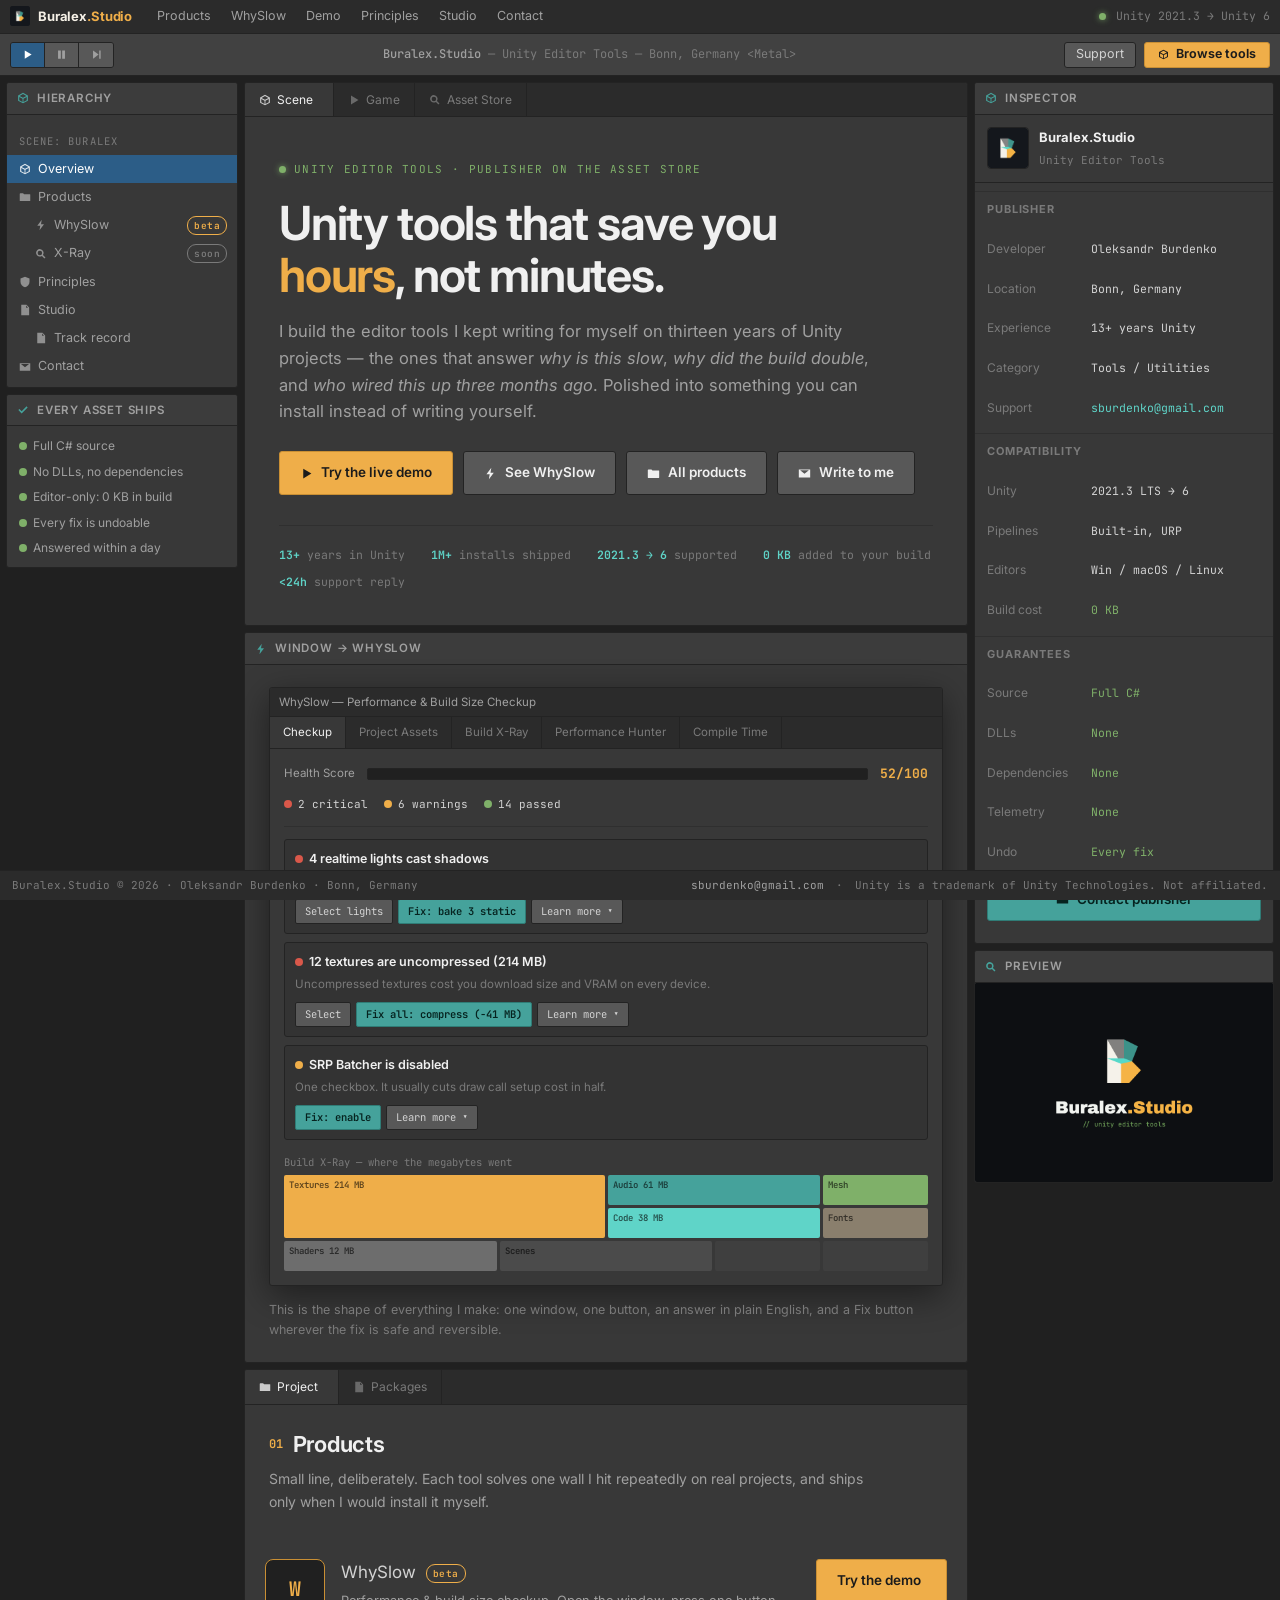
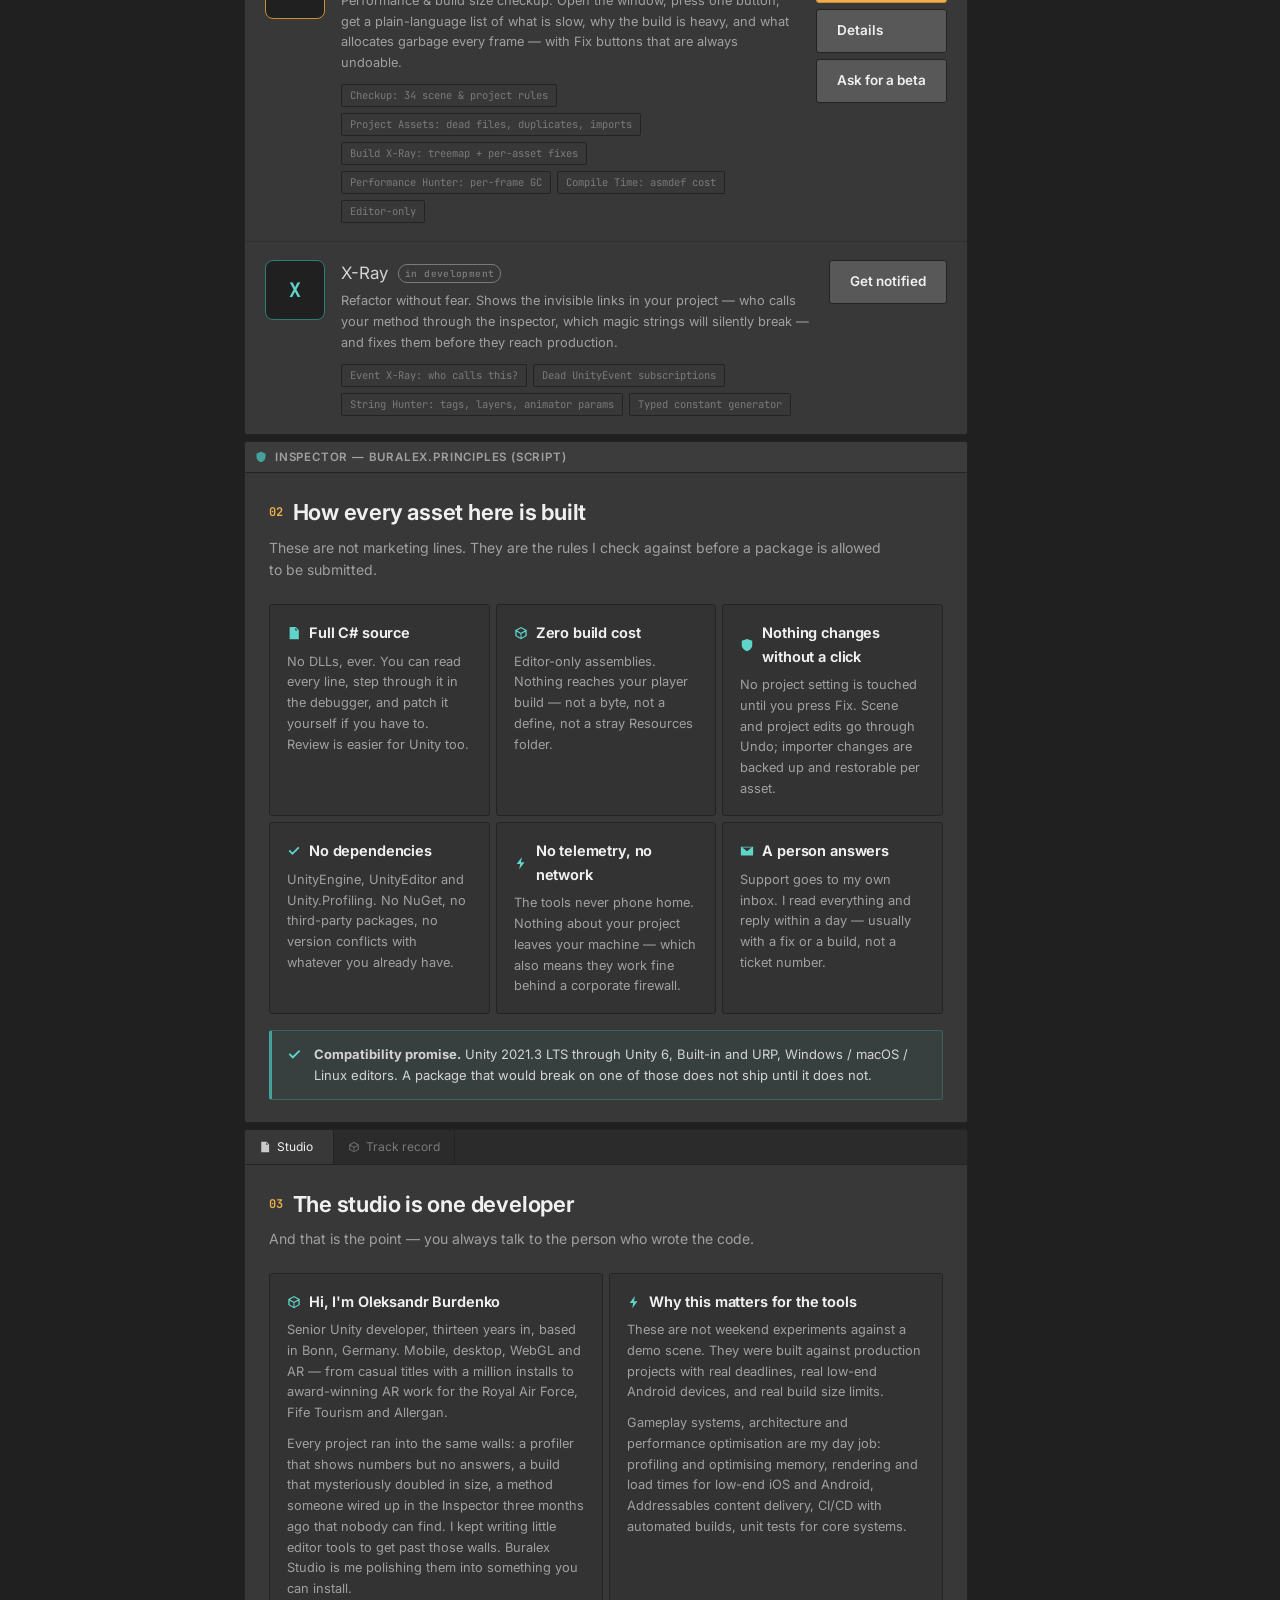
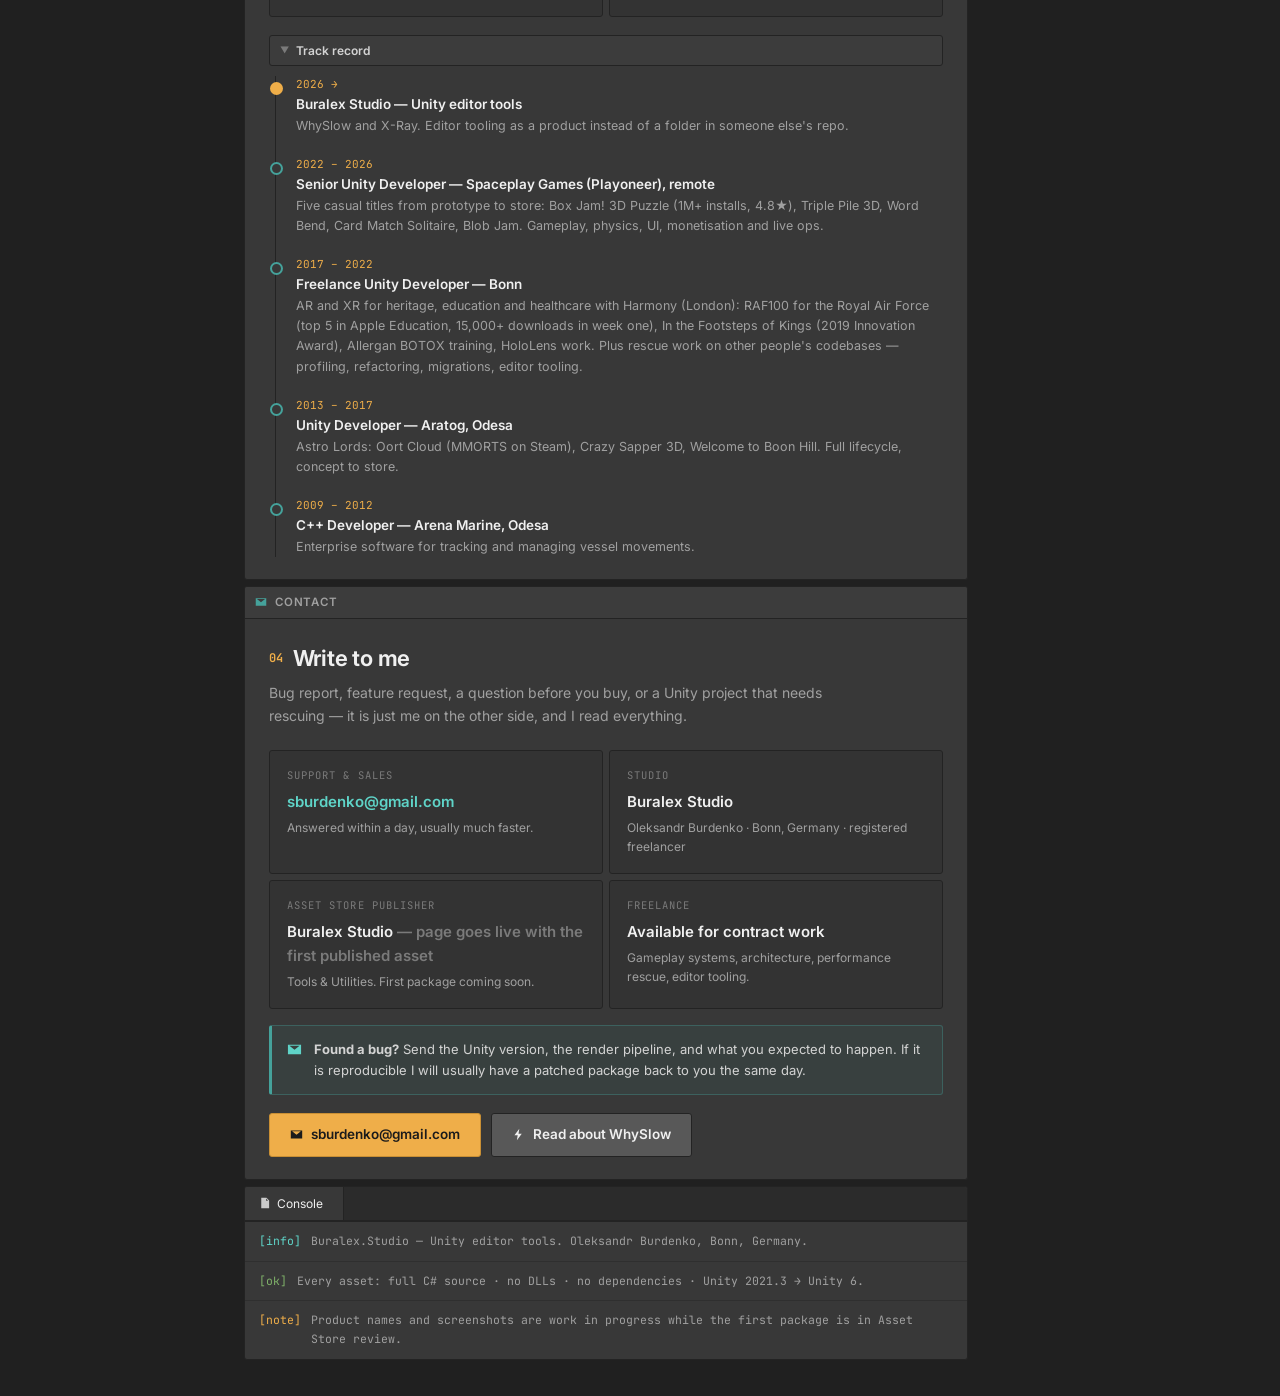
<file: index.html>
<!DOCTYPE html>
<html lang="en">
<head>
<meta charset="utf-8">
<meta name="viewport" content="width=device-width, initial-scale=1">
<title>Buralex.Studio — Unity editor tools that save you hours, not minutes</title>
<meta name="description" content="Buralex Studio builds practical Unity editor tools and integrations. Full C# source, no DLLs, no dependencies, zero bytes in your build. Unity 2021.3 through Unity 6.">
<meta property="og:title" content="Buralex.Studio — Unity editor tools">
<meta property="og:description" content="Unity tools that save you hours, not minutes. Full C# source, no DLLs, no dependencies.">
<meta property="og:image" content="assets/img/buralex-banner-900x600.png">
<meta property="og:type" content="website">
<link rel="icon" href="assets/img/buralex-logo-200x200.png">
<link rel="preconnect" href="https://fonts.googleapis.com">
<link rel="preconnect" href="https://fonts.gstatic.com" crossorigin>
<link href="https://fonts.googleapis.com/css2?family=Inter:wght@400;500;600;700&family=JetBrains+Mono:wght@400;500;600;700&display=swap" rel="stylesheet">
<link rel="stylesheet" href="assets/css/style.css">
</head>
<body>

<svg style="display:none" aria-hidden="true">
  <symbol id="i-cube" viewBox="0 0 16 16"><path d="M8 1 1.5 4.5v7L8 15l6.5-3.5v-7L8 1zm0 1.7 4.6 2.5L8 7.7 3.4 5.2 8 2.7zM3 6.5l4.4 2.4v4.4L3 10.9V6.5zm5.6 6.8V8.9L13 6.5v4.4l-4.4 2.4z"/></symbol>
  <symbol id="i-folder" viewBox="0 0 16 16"><path d="M1.5 3h4l1.2 1.4H14.5c.3 0 .5.2.5.5v8c0 .3-.2.5-.5.5h-13c-.3 0-.5-.2-.5-.5v-9c0-.3.2-.5.5-.5z"/></symbol>
  <symbol id="i-script" viewBox="0 0 16 16"><path d="M3 1h7l3.5 3.5V15H3V1zm6.5 1v3H12L9.5 2zM5 7h6v1H5V7zm0 2.5h6v1H5v-1zm0 2.5h4v1H5v-1z"/></symbol>
  <symbol id="i-bolt" viewBox="0 0 16 16"><path d="M9 1 3 9h4l-1 6 6-8H8l1-6z"/></symbol>
  <symbol id="i-mail" viewBox="0 0 16 16"><path d="M1 3h14v10H1V3zm1.6 1L8 8.2 13.4 4H2.6z"/></symbol>
  <symbol id="i-play" viewBox="0 0 16 16"><path d="M4 2l10 6-10 6V2z"/></symbol>
  <symbol id="i-pause" viewBox="0 0 16 16"><path d="M3 2h4v12H3V2zm6 0h4v12H9V2z"/></symbol>
  <symbol id="i-step" viewBox="0 0 16 16"><path d="M3 2l8 6-8 6V2zm9 0h2v12h-2V2z"/></symbol>
  <symbol id="i-check" viewBox="0 0 16 16"><path d="M6.2 12.5 1.8 8.1l1.4-1.4 3 3 6.6-6.6 1.4 1.4z"/></symbol>
  <symbol id="i-shield" viewBox="0 0 16 16"><path d="M8 1l6 2.2v4.5c0 3.6-2.5 6.4-6 7.3-3.5-.9-6-3.7-6-7.3V3.2L8 1z"/></symbol>
  <symbol id="i-search" viewBox="0 0 16 16"><path d="M10.6 9.2a5 5 0 1 0-1.4 1.4l3.4 3.4 1.4-1.4-3.4-3.4zM6.5 9.5a3 3 0 1 1 0-6 3 3 0 0 1 0 6z"/></symbol>
  <symbol id="i-git" viewBox="0 0 16 16"><path d="M8 .5a7.5 7.5 0 0 0-2.4 14.6c.4.1.5-.2.5-.4v-1.4c-2 .4-2.5-.5-2.7-1-.1-.2-.5-1-.9-1.2-.3-.2-.7-.5 0-.6.6 0 1 .6 1.2.9.7 1.2 1.8.8 2.3.6.1-.5.3-.9.5-1.1-1.8-.2-3.6-.9-3.6-4 0-.9.3-1.6.8-2.1-.1-.2-.4-1 .1-2.1 0 0 .7-.2 2.2.8a7.4 7.4 0 0 1 4 0c1.5-1 2.2-.8 2.2-.8.5 1.1.2 1.9.1 2.1.5.5.8 1.2.8 2.1 0 3.1-1.8 3.8-3.6 4 .3.3.6.8.6 1.6v2.3c0 .2.1.5.5.4A7.5 7.5 0 0 0 8 .5z"/></symbol>
</svg>

<!-- ============================================================ menu bar -->
<div class="menubar">
  <a class="menubar__logo" href="index.html">
    <img src="assets/img/buralex-logo-200x200.png" alt="Buralex Studio logo">
    <b>Buralex<i>.Studio</i></b>
  </a>
  <a class="menubar__item" href="#products">Products</a>
  <a class="menubar__item" href="whyslow.html">WhySlow</a>
  <a class="menubar__item" href="demo.html">Demo</a>
  <a class="menubar__item" href="#principles">Principles</a>
  <a class="menubar__item" href="#studio">Studio</a>
  <a class="menubar__item" href="#contact">Contact</a>
  <div class="menubar__spacer"></div>
  <div class="menubar__right">
    <span class="menubar__dot"></span>
    <span>Unity 2021.3 &rarr; Unity 6</span>
  </div>
</div>

<!-- ============================================================ toolbar -->
<div class="toolbar">
  <div class="tb-group">
    <span class="tb-btn is-on" title="Play"><svg><use href="#i-play"/></svg></span>
    <span class="tb-btn" title="Pause"><svg><use href="#i-pause"/></svg></span>
    <span class="tb-btn" title="Step"><svg><use href="#i-step"/></svg></span>
  </div>
  <div class="toolbar__title"><b>Buralex.Studio</b> — Unity Editor Tools — Bonn, Germany &lt;Metal&gt;</div>
  <a class="tb-ghost" href="mailto:sburdenko@gmail.com">Support</a>
  <a class="tb-cta" href="#products"><svg style="width:11px;height:11px;fill:currentColor"><use href="#i-cube"/></svg> Browse tools</a>
</div>

<!-- ============================================================ shell -->
<div class="shell">

  <!-- ---------------------------------------------------- left: hierarchy -->
  <aside class="col-nav">
    <div class="panel">
      <div class="panel__head"><svg><use href="#i-cube"/></svg> Hierarchy</div>
      <nav class="tree">
        <div class="tree__label-group">Scene: Buralex</div>
        <a class="tree__row is-active" href="#top"><svg><use href="#i-cube"/></svg> Overview</a>
        <a class="tree__row" href="#products"><svg><use href="#i-folder"/></svg> Products</a>
        <a class="tree__row is-child" href="whyslow.html"><svg><use href="#i-bolt"/></svg> WhySlow <span class="badge badge--wip">beta</span></a>
        <a class="tree__row is-child" href="#xray"><svg><use href="#i-search"/></svg> X-Ray <span class="badge badge--soon">soon</span></a>
        <a class="tree__row" href="#principles"><svg><use href="#i-shield"/></svg> Principles</a>
        <a class="tree__row" href="#studio"><svg><use href="#i-script"/></svg> Studio</a>
        <a class="tree__row is-child" href="#track"><svg><use href="#i-script"/></svg> Track record</a>
        <a class="tree__row" href="#contact"><svg><use href="#i-mail"/></svg> Contact</a>
      </nav>
    </div>

    <div class="panel">
      <div class="panel__head"><svg><use href="#i-check"/></svg> Every asset ships</div>
      <div style="padding:10px 12px;font-size:12px;color:var(--u-text-dim)">
        <div style="margin-bottom:6px"><span class="dot dot--green"></span>Full C# source</div>
        <div style="margin-bottom:6px"><span class="dot dot--green"></span>No DLLs, no dependencies</div>
        <div style="margin-bottom:6px"><span class="dot dot--green"></span>Editor-only: 0 KB in build</div>
        <div style="margin-bottom:6px"><span class="dot dot--green"></span>Every fix is undoable</div>
        <div><span class="dot dot--green"></span>Answered within a day</div>
      </div>
    </div>
  </aside>

  <!-- ---------------------------------------------------- center -->
  <main class="col-main" id="top">

    <!-- hero -->
    <section class="panel">
      <div class="panel__tabs">
        <span class="tab is-active"><svg><use href="#i-cube"/></svg> Scene</span>
        <span class="tab"><svg><use href="#i-play"/></svg> Game</span>
        <span class="tab"><svg><use href="#i-search"/></svg> Asset Store</span>
      </div>
      <div class="hero">
        <div class="hero__eyebrow"><span class="menubar__dot"></span> Unity editor tools · publisher on the Asset Store</div>
        <h1>Unity tools that save you <span class="hl">hours</span>, not minutes.</h1>
        <p class="hero__lead">
          I build the editor tools I kept writing for myself on thirteen years of Unity projects —
          the ones that answer <em>why is this slow</em>, <em>why did the build double</em>, and
          <em>who wired this up three months ago</em>. Polished into something you can install
          instead of writing yourself.
        </p>
        <div class="hero__actions">
          <a class="btn btn--primary" href="demo.html"><svg><use href="#i-play"/></svg> Try the live demo</a>
          <a class="btn" href="whyslow.html"><svg><use href="#i-bolt"/></svg> See WhySlow</a>
          <a class="btn" href="#products"><svg><use href="#i-folder"/></svg> All products</a>
          <a class="btn" href="mailto:sburdenko@gmail.com"><svg><use href="#i-mail"/></svg> Write to me</a>
        </div>
        <div class="hero__facts">
          <span><b>13+</b> years in Unity</span>
          <span><b>1M+</b> installs shipped</span>
          <span><b>2021.3 → 6</b> supported</span>
          <span><b>0 KB</b> added to your build</span>
          <span><b>&lt;24h</b> support reply</span>
        </div>
      </div>
    </section>

    <!-- mock window -->
    <section class="panel">
      <div class="panel__head"><svg><use href="#i-bolt"/></svg> Window → WhySlow</div>
      <div class="panel__body">
        <div class="mock">
          <div class="mock__bar">WhySlow — Performance &amp; Build Size Checkup</div>
          <div class="mock__tabs">
            <span class="mock__tab on">Checkup</span>
            <span class="mock__tab">Project Assets</span>
            <span class="mock__tab">Build X-Ray</span>
            <span class="mock__tab">Performance Hunter</span>
            <span class="mock__tab">Compile Time</span>
          </div>
          <div class="mock__body">
            <div class="score">
              <span class="score__label">Health Score</span>
              <span class="score__bar"><span class="score__fill"></span></span>
              <span class="score__val">52/100</span>
            </div>
            <div class="tally">
              <i><span class="dot dot--red"></span>2 critical</i>
              <i><span class="dot dot--amber"></span>6 warnings</i>
              <i><span class="dot dot--green"></span>14 passed</i>
            </div>

            <div class="issue">
              <div class="issue__title"><span class="dot dot--red"></span>4 realtime lights cast shadows</div>
              <div class="issue__why">Every shadowed light re-renders your scene one more time.</div>
              <div class="issue__btns">
                <span class="mini">Select lights</span>
                <span class="mini mini--fix">Fix: bake 3 static</span>
                <span class="mini">Learn more ▾</span>
              </div>
            </div>

            <div class="issue">
              <div class="issue__title"><span class="dot dot--red"></span>12 textures are uncompressed (214 MB)</div>
              <div class="issue__why">Uncompressed textures cost you download size and VRAM on every device.</div>
              <div class="issue__btns">
                <span class="mini">Select</span>
                <span class="mini mini--fix">Fix all: compress (−41 MB)</span>
                <span class="mini">Learn more ▾</span>
              </div>
            </div>

            <div class="issue" style="margin-bottom:0">
              <div class="issue__title"><span class="dot dot--amber"></span>SRP Batcher is disabled</div>
              <div class="issue__why">One checkbox. It usually cuts draw call setup cost in half.</div>
              <div class="issue__btns">
                <span class="mini mini--fix">Fix: enable</span>
                <span class="mini">Learn more ▾</span>
              </div>
            </div>

            <div style="margin-top:14px;font-family:var(--mono);font-size:10.5px;color:var(--u-text-mute)">Build X-Ray — where the megabytes went</div>
            <div class="treemap">
              <div style="grid-column:span 3;grid-row:span 2;background:#efae49">Textures 214 MB</div>
              <div style="grid-column:span 2;background:#45a29b">Audio 61 MB</div>
              <div style="background:#7fb069">Mesh</div>
              <div style="grid-column:span 2;background:#5fd4c8">Code 38 MB</div>
              <div style="background:#8a7f6d">Fonts</div>
              <div style="grid-column:span 2;background:#6d6d6d">Shaders 12 MB</div>
              <div style="grid-column:span 2;background:#4b4b4b">Scenes</div>
              <div style="background:#3f3f3f"></div>
              <div style="background:#3f3f3f"></div>
            </div>
          </div>
        </div>
        <p style="margin:14px 0 0;font-size:12.5px;color:var(--u-text-mute)">
          This is the shape of everything I make: one window, one button, an answer in plain
          English, and a Fix button wherever the fix is safe and reversible.
        </p>
      </div>
    </section>

    <!-- products -->
    <section class="panel" id="products">
      <div class="panel__tabs">
        <span class="tab is-active"><svg><use href="#i-folder"/></svg> Project</span>
        <span class="tab"><svg><use href="#i-script"/></svg> Packages</span>
      </div>
      <div class="panel__body" style="padding-bottom:6px">
        <h2 class="sec-title"><span class="num">01</span> Products</h2>
        <p class="sec-sub">
          Small line, deliberately. Each tool solves one wall I hit repeatedly on real projects,
          and ships only when I would install it myself.
        </p>
      </div>

      <div class="product">
        <div class="product__icon" style="color:var(--amber);border-color:var(--amber-dim)">W</div>
        <div>
          <div class="product__title">WhySlow <span class="badge badge--wip">beta</span></div>
          <div class="product__tag">
            Performance &amp; build size checkup. Open the window, press one button, get a
            plain-language list of what is slow, why the build is heavy, and what allocates
            garbage every frame — with Fix buttons that are always undoable.
          </div>
          <div class="product__meta">
            <span class="chip">Checkup: 34 scene &amp; project rules</span>
            <span class="chip">Project Assets: dead files, duplicates, imports</span>
            <span class="chip">Build X-Ray: treemap + per-asset fixes</span>
            <span class="chip">Performance Hunter: per-frame GC</span>
            <span class="chip">Compile Time: asmdef cost</span>
            <span class="chip">Editor-only</span>
          </div>
        </div>
        <div class="product__cta">
          <a class="btn btn--primary" href="demo.html">Try the demo</a>
          <a class="btn" href="whyslow.html">Details</a>
          <a class="btn" href="mailto:sburdenko@gmail.com?subject=WhySlow%20beta">Ask for a beta</a>
        </div>
      </div>

      <div class="product" id="xray">
        <div class="product__icon" style="color:var(--teal-light);border-color:#2f7c76">X</div>
        <div>
          <div class="product__title">X-Ray <span class="badge badge--soon">in development</span></div>
          <div class="product__tag">
            Refactor without fear. Shows the invisible links in your project — who calls your
            method through the inspector, which magic strings will silently break — and fixes
            them before they reach production.
          </div>
          <div class="product__meta">
            <span class="chip">Event X-Ray: who calls this?</span>
            <span class="chip">Dead UnityEvent subscriptions</span>
            <span class="chip">String Hunter: tags, layers, animator params</span>
            <span class="chip">Typed constant generator</span>
          </div>
        </div>
        <div class="product__cta">
          <a class="btn" href="mailto:sburdenko@gmail.com?subject=X-Ray%20early%20access">Get notified</a>
        </div>
      </div>
    </section>

    <!-- principles -->
    <section class="panel" id="principles">
      <div class="panel__head"><svg><use href="#i-shield"/></svg> Inspector — Buralex.Principles (Script)</div>
      <div class="panel__body">
        <h2 class="sec-title"><span class="num">02</span> How every asset here is built</h2>
        <p class="sec-sub">
          These are not marketing lines. They are the rules I check against before a package
          is allowed to be submitted.
        </p>
        <div class="grid grid--3">
          <div class="card">
            <h3><svg><use href="#i-script"/></svg> Full C# source</h3>
            <p>No DLLs, ever. You can read every line, step through it in the debugger, and patch it yourself if you have to. Review is easier for Unity too.</p>
          </div>
          <div class="card">
            <h3><svg><use href="#i-cube"/></svg> Zero build cost</h3>
            <p>Editor-only assemblies. Nothing reaches your player build — not a byte, not a define, not a stray Resources folder.</p>
          </div>
          <div class="card">
            <h3><svg><use href="#i-shield"/></svg> Nothing changes without a click</h3>
            <p>No project setting is touched until you press Fix. Scene and project edits go through Undo; importer changes are backed up and restorable per asset.</p>
          </div>
          <div class="card">
            <h3><svg><use href="#i-check"/></svg> No dependencies</h3>
            <p>UnityEngine, UnityEditor and Unity.Profiling. No NuGet, no third-party packages, no version conflicts with whatever you already have.</p>
          </div>
          <div class="card">
            <h3><svg><use href="#i-bolt"/></svg> No telemetry, no network</h3>
            <p>The tools never phone home. Nothing about your project leaves your machine — which also means they work fine behind a corporate firewall.</p>
          </div>
          <div class="card">
            <h3><svg><use href="#i-mail"/></svg> A person answers</h3>
            <p>Support goes to my own inbox. I read everything and reply within a day — usually with a fix or a build, not a ticket number.</p>
          </div>
        </div>

        <div class="callout" style="margin-top:16px">
          <svg><use href="#i-check"/></svg>
          <div>
            <b>Compatibility promise.</b> Unity 2021.3 LTS through Unity 6, Built-in and URP,
            Windows / macOS / Linux editors. A package that would break on one of those does
            not ship until it does not.
          </div>
        </div>
      </div>
    </section>

    <!-- studio -->
    <section class="panel" id="studio">
      <div class="panel__tabs">
        <span class="tab is-active"><svg><use href="#i-script"/></svg> Studio</span>
        <span class="tab"><svg><use href="#i-cube"/></svg> Track record</span>
      </div>
      <div class="panel__body">
        <h2 class="sec-title"><span class="num">03</span> The studio is one developer</h2>
        <p class="sec-sub">And that is the point — you always talk to the person who wrote the code.</p>

        <div class="grid grid--2" style="margin-bottom:18px">
          <div class="card">
            <h3><svg><use href="#i-cube"/></svg> Hi, I'm Oleksandr Burdenko</h3>
            <p style="margin-bottom:10px">
              Senior Unity developer, thirteen years in, based in Bonn, Germany. Mobile, desktop,
              WebGL and AR — from casual titles with a million installs to award-winning AR work
              for the Royal Air Force, Fife Tourism and Allergan.
            </p>
            <p>
              Every project ran into the same walls: a profiler that shows numbers but no answers,
              a build that mysteriously doubled in size, a method someone wired up in the Inspector
              three months ago that nobody can find. I kept writing little editor tools to get past
              those walls. Buralex Studio is me polishing them into something you can install.
            </p>
          </div>
          <div class="card">
            <h3><svg><use href="#i-bolt"/></svg> Why this matters for the tools</h3>
            <p style="margin-bottom:10px">
              These are not weekend experiments against a demo scene. They were built against
              production projects with real deadlines, real low-end Android devices, and real
              build size limits.
            </p>
            <p>
              Gameplay systems, architecture and performance optimisation are my day job:
              profiling and optimising memory, rendering and load times for low-end iOS and
              Android, Addressables content delivery, CI/CD with automated builds, unit tests
              for core systems.
            </p>
          </div>
        </div>

        <div class="foldout" id="track"><span class="arrow">▼</span> Track record</div>
        <div class="tl">
          <div class="tl__item is-now">
            <div class="tl__when">2026 →</div>
            <div class="tl__what">Buralex Studio — Unity editor tools</div>
            <div class="tl__where">WhySlow and X-Ray. Editor tooling as a product instead of a folder in someone else's repo.</div>
          </div>
          <div class="tl__item">
            <div class="tl__when">2022 – 2026</div>
            <div class="tl__what">Senior Unity Developer — Spaceplay Games (Playoneer), remote</div>
            <div class="tl__where">Five casual titles from prototype to store: Box Jam! 3D Puzzle (1M+ installs, 4.8★), Triple Pile 3D, Word Bend, Card Match Solitaire, Blob Jam. Gameplay, physics, UI, monetisation and live ops.</div>
          </div>
          <div class="tl__item">
            <div class="tl__when">2017 – 2022</div>
            <div class="tl__what">Freelance Unity Developer — Bonn</div>
            <div class="tl__where">AR and XR for heritage, education and healthcare with Harmony (London): RAF100 for the Royal Air Force (top 5 in Apple Education, 15,000+ downloads in week one), In the Footsteps of Kings (2019 Innovation Award), Allergan BOTOX training, HoloLens work. Plus rescue work on other people's codebases — profiling, refactoring, migrations, editor tooling.</div>
          </div>
          <div class="tl__item">
            <div class="tl__when">2013 – 2017</div>
            <div class="tl__what">Unity Developer — Aratog, Odesa</div>
            <div class="tl__where">Astro Lords: Oort Cloud (MMORTS on Steam), Crazy Sapper 3D, Welcome to Boon Hill. Full lifecycle, concept to store.</div>
          </div>
          <div class="tl__item">
            <div class="tl__when">2009 – 2012</div>
            <div class="tl__what">C++ Developer — Arena Marine, Odesa</div>
            <div class="tl__where">Enterprise software for tracking and managing vessel movements.</div>
          </div>
        </div>
      </div>
    </section>

    <!-- contact -->
    <section class="panel" id="contact">
      <div class="panel__head"><svg><use href="#i-mail"/></svg> Contact</div>
      <div class="panel__body">
        <h2 class="sec-title"><span class="num">04</span> Write to me</h2>
        <p class="sec-sub">
          Bug report, feature request, a question before you buy, or a Unity project that needs
          rescuing — it is just me on the other side, and I read everything.
        </p>

        <div class="contact-grid">
          <div class="contact-card">
            <div class="k">Support &amp; sales</div>
            <div class="v"><a href="mailto:sburdenko@gmail.com">sburdenko@gmail.com</a></div>
            <div class="n">Answered within a day, usually much faster.</div>
          </div>
          <div class="contact-card">
            <div class="k">Studio</div>
            <div class="v">Buralex Studio</div>
            <div class="n">Oleksandr Burdenko · Bonn, Germany · registered freelancer</div>
          </div>
          <div class="contact-card">
            <div class="k">Asset Store publisher</div>
            <div class="v">Buralex Studio <span style="color:var(--u-text-mute)">— page goes live with the first published asset</span></div>
            <div class="n">Tools &amp; Utilities. First package coming soon.</div>
          </div>
          <div class="contact-card">
            <div class="k">Freelance</div>
            <div class="v">Available for contract work</div>
            <div class="n">Gameplay systems, architecture, performance rescue, editor tooling.</div>
          </div>
        </div>

        <div class="callout" style="margin-top:16px">
          <svg><use href="#i-mail"/></svg>
          <div>
            <b>Found a bug?</b> Send the Unity version, the render pipeline, and what you expected
            to happen. If it is reproducible I will usually have a patched package back to you
            the same day.
          </div>
        </div>

        <div style="margin-top:18px;display:flex;gap:10px;flex-wrap:wrap">
          <a class="btn btn--primary" href="mailto:sburdenko@gmail.com"><svg><use href="#i-mail"/></svg> sburdenko@gmail.com</a>
          <a class="btn" href="whyslow.html"><svg><use href="#i-bolt"/></svg> Read about WhySlow</a>
        </div>
      </div>
    </section>

    <!-- console -->
    <section class="panel">
      <div class="panel__tabs">
        <span class="tab is-active"><svg><use href="#i-script"/></svg> Console</span>
      </div>
      <div class="console">
        <div class="console__log"><span class="lvl lvl--i">[info]</span><span>Buralex.Studio — Unity editor tools. Oleksandr Burdenko, Bonn, Germany.</span></div>
        <div class="console__log"><span class="lvl lvl--o">[ok]</span><span>Every asset: full C# source · no DLLs · no dependencies · Unity 2021.3 → Unity 6.</span></div>
        <div class="console__log"><span class="lvl lvl--w">[note]</span><span>Product names and screenshots are work in progress while the first package is in Asset Store review.</span></div>
      </div>
    </section>

  </main>

  <!-- ---------------------------------------------------- right: inspector -->
  <aside class="col-side">
    <div class="panel">
      <div class="panel__head"><svg><use href="#i-cube"/></svg> Inspector</div>
      <div class="insp">
        <div class="insp__obj">
          <img src="assets/img/buralex-logo-200x200.png" alt="Buralex Studio">
          <div>
            <b>Buralex.Studio</b>
            <span>Unity Editor Tools</span>
          </div>
        </div>
        <div class="insp__group">Publisher</div>
        <dl class="prop"><dt>Developer</dt><dd>Oleksandr Burdenko</dd></dl>
        <dl class="prop"><dt>Location</dt><dd>Bonn, Germany</dd></dl>
        <dl class="prop"><dt>Experience</dt><dd>13+ years Unity</dd></dl>
        <dl class="prop"><dt>Category</dt><dd>Tools / Utilities</dd></dl>
        <dl class="prop"><dt>Support</dt><dd><a href="mailto:sburdenko@gmail.com">sburdenko@gmail.com</a></dd></dl>

        <div class="insp__group">Compatibility</div>
        <dl class="prop"><dt>Unity</dt><dd>2021.3 LTS → 6</dd></dl>
        <dl class="prop"><dt>Pipelines</dt><dd>Built-in, URP</dd></dl>
        <dl class="prop"><dt>Editors</dt><dd>Win / macOS / Linux</dd></dl>
        <dl class="prop"><dt>Build cost</dt><dd style="color:var(--green)">0 KB</dd></dl>

        <div class="insp__group">Guarantees</div>
        <dl class="prop"><dt>Source</dt><dd style="color:var(--green)">Full C#</dd></dl>
        <dl class="prop"><dt>DLLs</dt><dd style="color:var(--green)">None</dd></dl>
        <dl class="prop"><dt>Dependencies</dt><dd style="color:var(--green)">None</dd></dl>
        <dl class="prop"><dt>Telemetry</dt><dd style="color:var(--green)">None</dd></dl>
        <dl class="prop"><dt>Undo</dt><dd style="color:var(--green)">Every fix</dd></dl>

        <div class="addcomp">
          <a class="btn btn--teal" href="mailto:sburdenko@gmail.com"><svg><use href="#i-mail"/></svg> Contact publisher</a>
        </div>
      </div>
    </div>

    <div class="panel">
      <div class="panel__head"><svg><use href="#i-search"/></svg> Preview</div>
      <img src="assets/img/buralex-banner-900x600.png" alt="Buralex Studio" style="display:block;width:100%;height:auto">
    </div>
  </aside>
</div>

<!-- ============================================================ status bar -->
<div class="statusbar">
  <span class="keep">Buralex.Studio © 2026 · Oleksandr Burdenko · Bonn, Germany</span>
  <span class="push"><a href="mailto:sburdenko@gmail.com">sburdenko@gmail.com</a></span>
  <span>·</span>
  <span>Unity is a trademark of Unity Technologies. Not affiliated.</span>
</div>

<script src="assets/js/app.js"></script>
</body>
</html>
</file>
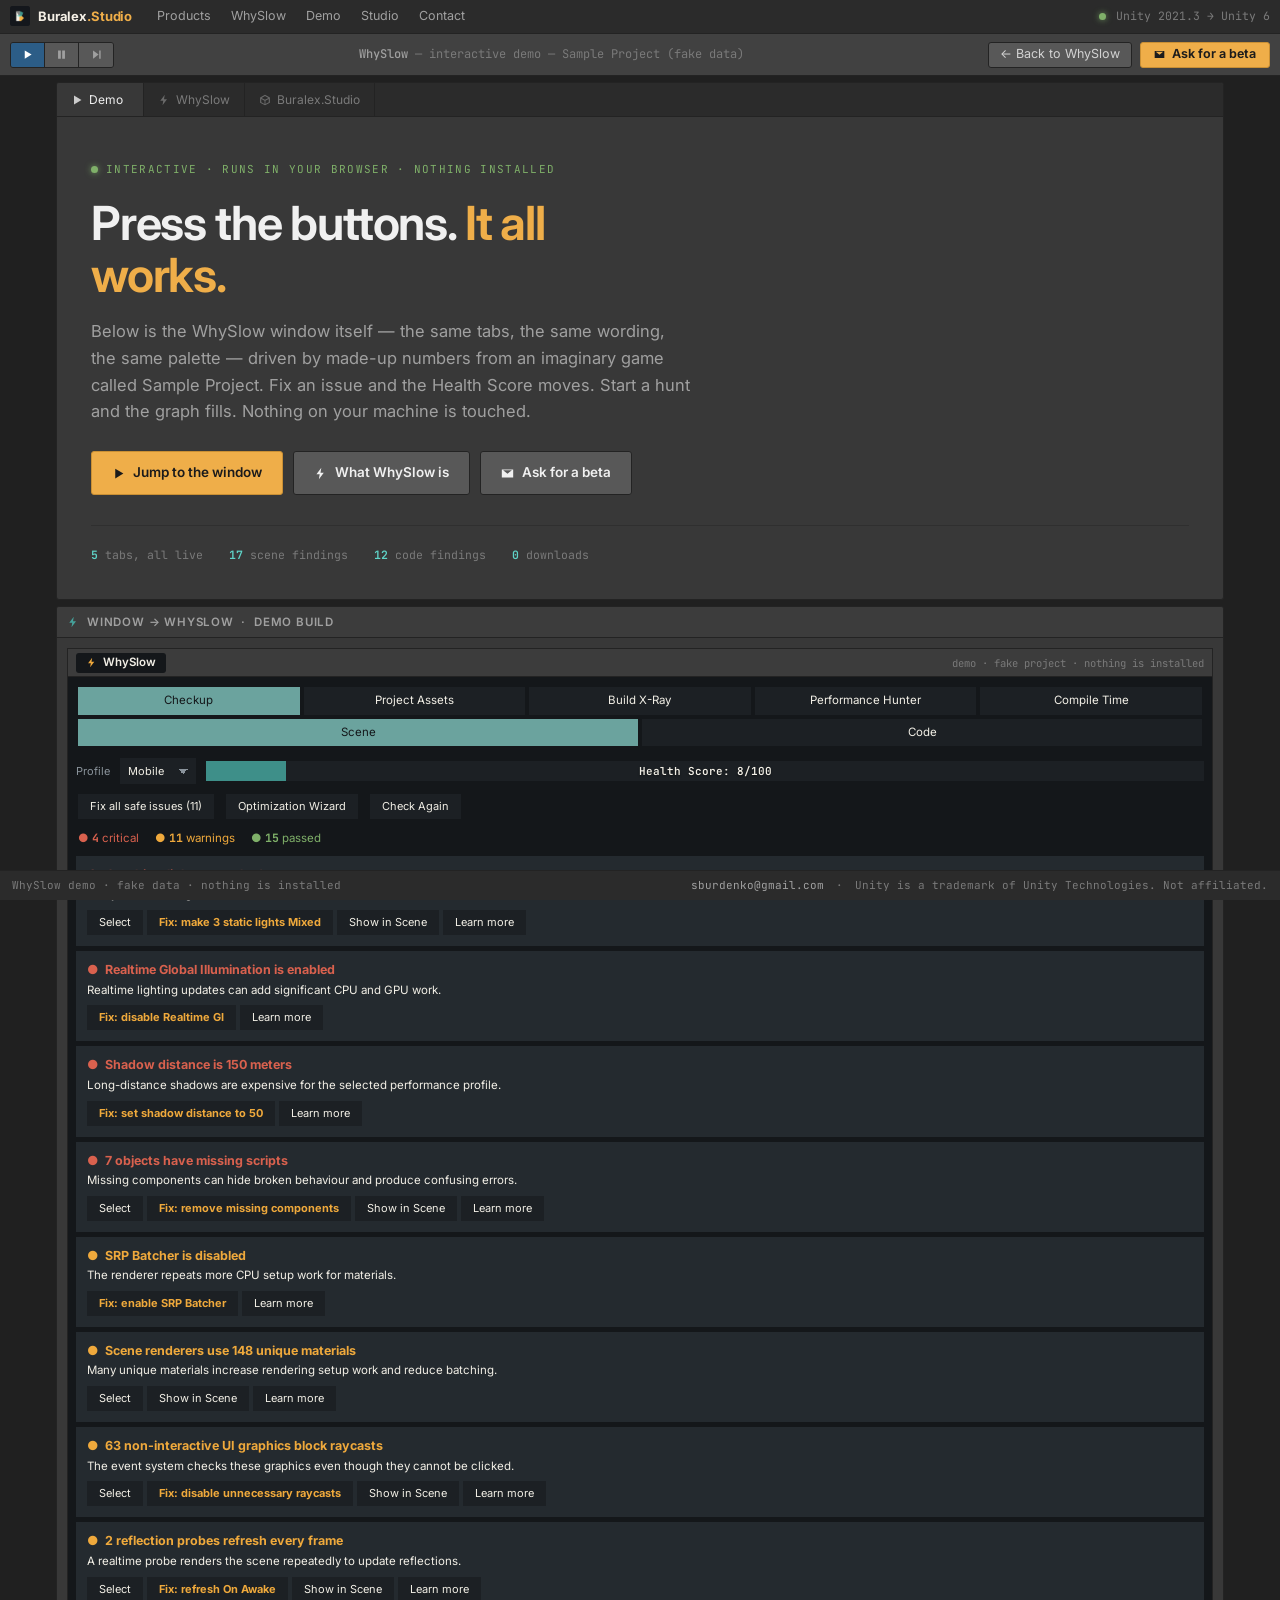
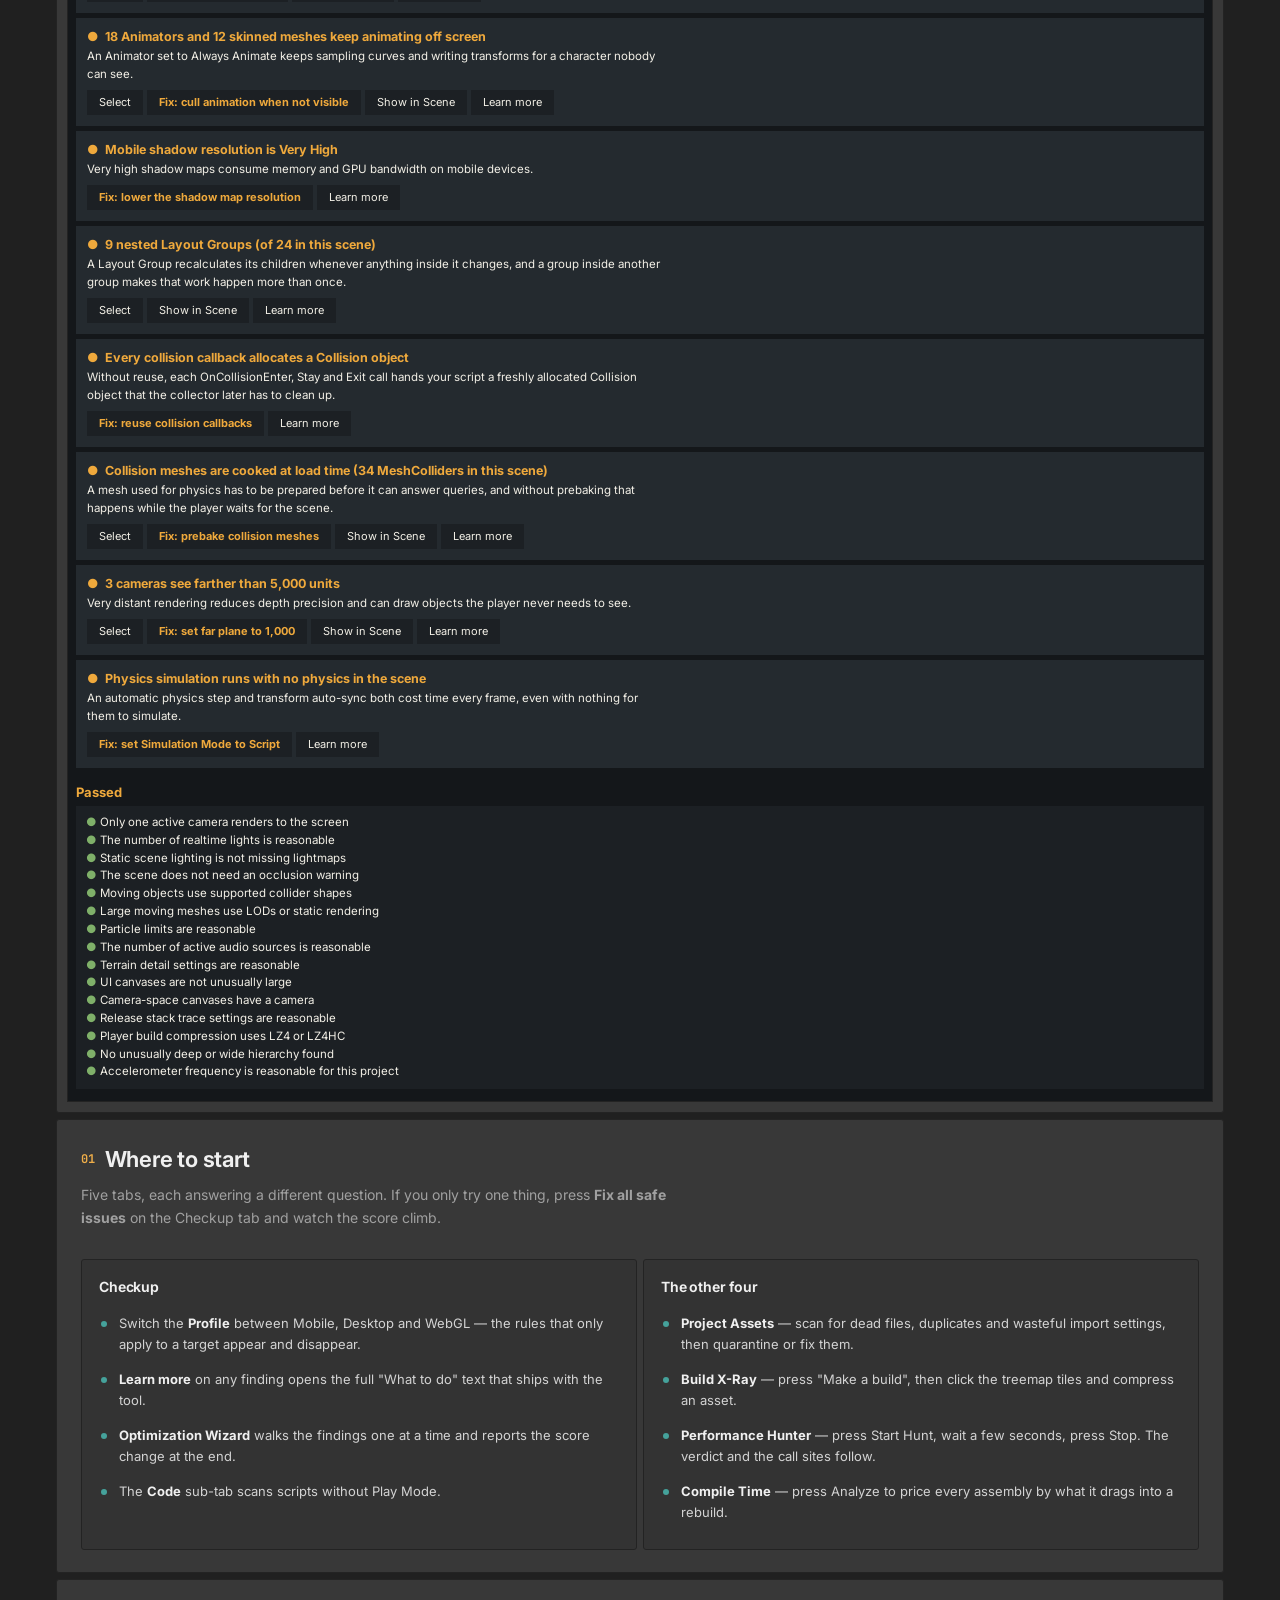
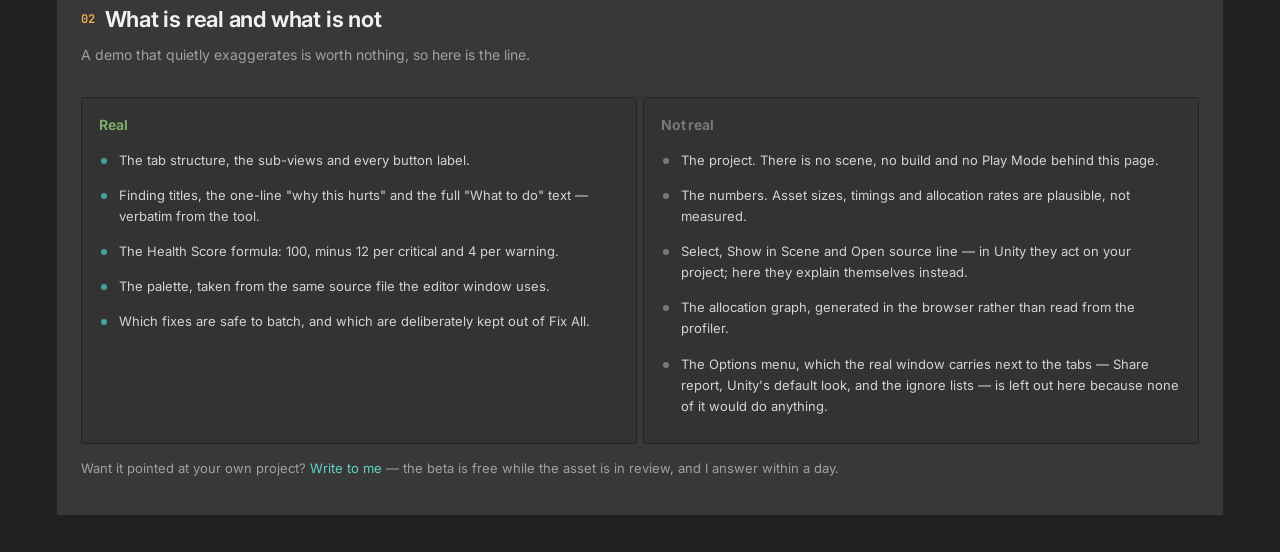
<file: demo.html>
<!DOCTYPE html>
<html lang="en">
<head>
<meta charset="utf-8">
<meta name="viewport" content="width=device-width, initial-scale=1">
<title>WhySlow — interactive demo | Buralex.Studio</title>
<meta name="description" content="Click through WhySlow in the browser: Checkup, Project Assets, Build X-Ray, Performance Hunter and Compile Time, running on a fake Unity project. No install, no download.">
<meta property="og:title" content="WhySlow — interactive demo">
<meta property="og:description" content="The whole tool, running on fake data in your browser. Press the buttons.">
<meta property="og:image" content="assets/img/buralex-banner-900x600.png">
<link rel="icon" href="assets/img/buralex-logo-200x200.png">
<link rel="preconnect" href="https://fonts.googleapis.com">
<link rel="preconnect" href="https://fonts.gstatic.com" crossorigin>
<link href="https://fonts.googleapis.com/css2?family=Inter:wght@400;500;600;700&family=JetBrains+Mono:wght@400;500;600;700&display=swap" rel="stylesheet">
<link rel="stylesheet" href="assets/css/style.css">
<link rel="stylesheet" href="assets/css/demo.css">
</head>
<body>

<svg style="display:none" aria-hidden="true">
  <symbol id="i-cube" viewBox="0 0 16 16"><path d="M8 1 1.5 4.5v7L8 15l6.5-3.5v-7L8 1zm0 1.7 4.6 2.5L8 7.7 3.4 5.2 8 2.7zM3 6.5l4.4 2.4v4.4L3 10.9V6.5zm5.6 6.8V8.9L13 6.5v4.4l-4.4 2.4z"/></symbol>
  <symbol id="i-folder" viewBox="0 0 16 16"><path d="M1.5 3h4l1.2 1.4H14.5c.3 0 .5.2.5.5v8c0 .3-.2.5-.5.5h-13c-.3 0-.5-.2-.5-.5v-9c0-.3.2-.5.5-.5z"/></symbol>
  <symbol id="i-script" viewBox="0 0 16 16"><path d="M3 1h7l3.5 3.5V15H3V1zm6.5 1v3H12L9.5 2zM5 7h6v1H5V7zm0 2.5h6v1H5v-1zm0 2.5h4v1H5v-1z"/></symbol>
  <symbol id="i-bolt" viewBox="0 0 16 16"><path d="M9 1 3 9h4l-1 6 6-8H8l1-6z"/></symbol>
  <symbol id="i-mail" viewBox="0 0 16 16"><path d="M1 3h14v10H1V3zm1.6 1L8 8.2 13.4 4H2.6z"/></symbol>
  <symbol id="i-play" viewBox="0 0 16 16"><path d="M4 2l10 6-10 6V2z"/></symbol>
  <symbol id="i-pause" viewBox="0 0 16 16"><path d="M3 2h4v12H3V2zm6 0h4v12H9V2z"/></symbol>
  <symbol id="i-step" viewBox="0 0 16 16"><path d="M3 2l8 6-8 6V2zm9 0h2v12h-2V2z"/></symbol>
  <symbol id="i-check" viewBox="0 0 16 16"><path d="M6.2 12.5 1.8 8.1l1.4-1.4 3 3 6.6-6.6 1.4 1.4z"/></symbol>
  <symbol id="i-shield" viewBox="0 0 16 16"><path d="M8 1l6 2.2v4.5c0 3.6-2.5 6.4-6 7.3-3.5-.9-6-3.7-6-7.3V3.2L8 1z"/></symbol>
  <symbol id="i-search" viewBox="0 0 16 16"><path d="M10.6 9.2a5 5 0 1 0-1.4 1.4l3.4 3.4 1.4-1.4-3.4-3.4zM6.5 9.5a3 3 0 1 1 0-6 3 3 0 0 1 0 6z"/></symbol>
  <symbol id="i-clock" viewBox="0 0 16 16"><path d="M8 1a7 7 0 1 0 0 14A7 7 0 0 0 8 1zm.8 3v4.2l3 1.8-.8 1.3L7.2 9V4h1.6z"/></symbol>
</svg>

<div class="menubar">
  <a class="menubar__logo" href="index.html">
    <img src="assets/img/buralex-logo-200x200.png" alt="Buralex Studio logo">
    <b>Buralex<i>.Studio</i></b>
  </a>
  <a class="menubar__item" href="index.html#products">Products</a>
  <a class="menubar__item" href="whyslow.html">WhySlow</a>
  <a class="menubar__item" href="demo.html">Demo</a>
  <a class="menubar__item" href="index.html#studio">Studio</a>
  <a class="menubar__item" href="index.html#contact">Contact</a>
  <div class="menubar__spacer"></div>
  <div class="menubar__right">
    <span class="menubar__dot"></span>
    <span>Unity 2021.3 &rarr; Unity 6</span>
  </div>
</div>

<div class="toolbar">
  <div class="tb-group">
    <span class="tb-btn is-on"><svg><use href="#i-play"/></svg></span>
    <span class="tb-btn"><svg><use href="#i-pause"/></svg></span>
    <span class="tb-btn"><svg><use href="#i-step"/></svg></span>
  </div>
  <div class="toolbar__title"><b>WhySlow</b> — interactive demo — Sample Project (fake data)</div>
  <a class="tb-ghost" href="whyslow.html">&larr; Back to WhySlow</a>
  <a class="tb-cta" href="mailto:sburdenko@gmail.com?subject=WhySlow%20beta"><svg style="width:11px;height:11px;fill:currentColor"><use href="#i-mail"/></svg> Ask for a beta</a>
</div>

<div class="shell shell--wide">
  <main class="col-main">

    <section class="panel" id="top">
      <div class="panel__tabs">
        <span class="tab is-active"><svg><use href="#i-play"/></svg> Demo</span>
        <a class="tab" href="whyslow.html"><svg><use href="#i-bolt"/></svg> WhySlow</a>
        <a class="tab" href="index.html"><svg><use href="#i-cube"/></svg> Buralex.Studio</a>
      </div>
      <div class="hero">
        <div class="hero__eyebrow"><span class="menubar__dot"></span> Interactive · runs in your browser · nothing installed</div>
        <h1>Press the buttons. <span class="hl">It all works.</span></h1>
        <p class="hero__lead">
          Below is the WhySlow window itself — the same tabs, the same wording, the same palette —
          driven by made-up numbers from an imaginary game called Sample Project. Fix an issue and
          the Health Score moves. Start a hunt and the graph fills. Nothing on your machine is touched.
        </p>
        <div class="hero__actions">
          <a class="btn btn--primary" href="#window"><svg><use href="#i-play"/></svg> Jump to the window</a>
          <a class="btn" href="whyslow.html"><svg><use href="#i-bolt"/></svg> What WhySlow is</a>
          <a class="btn" href="mailto:sburdenko@gmail.com?subject=WhySlow%20beta"><svg><use href="#i-mail"/></svg> Ask for a beta</a>
        </div>
        <div class="hero__facts">
          <span><b>5</b> tabs, all live</span>
          <span><b>17</b> scene findings</span>
          <span><b>12</b> code findings</span>
          <span><b>0</b> downloads</span>
        </div>
      </div>
    </section>

    <section class="panel" id="window">
      <div class="panel__head"><svg><use href="#i-bolt"/></svg> Window &rarr; WhySlow &nbsp;·&nbsp; demo build</div>
      <div class="panel__body" style="padding:10px">
        <div class="ws" id="ws-demo"></div>
        <noscript>
          <div class="callout" style="margin-top:10px">
            <svg><use href="#i-shield"/></svg>
            <div>This demo is a JavaScript program — with scripting off there is nothing to press.
            The <a href="whyslow.html">WhySlow page</a> describes every module in plain text instead.</div>
          </div>
        </noscript>
      </div>
    </section>

    <section class="panel">
      <div class="panel__body" style="padding-bottom:8px">
        <h2 class="sec-title"><span class="num">01</span> Where to start</h2>
        <p class="sec-sub">
          Five tabs, each answering a different question. If you only try one thing, press
          <b>Fix all safe issues</b> on the Checkup tab and watch the score climb.
        </p>
      </div>
      <div class="panel__body" style="padding-top:0">
        <div class="grid grid--2">
          <div class="card">
            <h3 style="margin:0 0 6px;font-size:14px">Checkup</h3>
            <ul class="demo-list">
              <li>Switch the <b>Profile</b> between Mobile, Desktop and WebGL — the rules that only apply to a target appear and disappear.</li>
              <li><b>Learn more</b> on any finding opens the full "What to do" text that ships with the tool.</li>
              <li><b>Optimization Wizard</b> walks the findings one at a time and reports the score change at the end.</li>
              <li>The <b>Code</b> sub-tab scans scripts without Play Mode.</li>
            </ul>
          </div>
          <div class="card">
            <h3 style="margin:0 0 6px;font-size:14px">The other four</h3>
            <ul class="demo-list">
              <li><b>Project Assets</b> — scan for dead files, duplicates and wasteful import settings, then quarantine or fix them.</li>
              <li><b>Build X-Ray</b> — press "Make a build", then click the treemap tiles and compress an asset.</li>
              <li><b>Performance Hunter</b> — press Start Hunt, wait a few seconds, press Stop. The verdict and the call sites follow.</li>
              <li><b>Compile Time</b> — press Analyze to price every assembly by what it drags into a rebuild.</li>
            </ul>
          </div>
        </div>
      </div>
    </section>

    <section class="panel">
      <div class="panel__body" style="padding-bottom:8px">
        <h2 class="sec-title"><span class="num">02</span> What is real and what is not</h2>
        <p class="sec-sub">A demo that quietly exaggerates is worth nothing, so here is the line.</p>
      </div>
      <div class="panel__body" style="padding-top:0">
        <div class="grid grid--2">
          <div class="card">
            <h3 style="margin:0 0 6px;font-size:14px;color:var(--green)">Real</h3>
            <ul class="demo-list">
              <li>The tab structure, the sub-views and every button label.</li>
              <li>Finding titles, the one-line "why this hurts" and the full "What to do" text — verbatim from the tool.</li>
              <li>The Health Score formula: 100, minus 12 per critical and 4 per warning.</li>
              <li>The palette, taken from the same source file the editor window uses.</li>
              <li>Which fixes are safe to batch, and which are deliberately kept out of Fix All.</li>
            </ul>
          </div>
          <div class="card">
            <h3 style="margin:0 0 6px;font-size:14px;color:var(--u-text-mute)">Not real</h3>
            <ul class="demo-list demo-list--dim">
              <li>The project. There is no scene, no build and no Play Mode behind this page.</li>
              <li>The numbers. Asset sizes, timings and allocation rates are plausible, not measured.</li>
              <li>Select, Show in Scene and Open source line — in Unity they act on your project; here they explain themselves instead.</li>
              <li>The allocation graph, generated in the browser rather than read from the profiler.</li>
              <li>The Options menu, which the real window carries next to the tabs — Share report, Unity's default look, and the ignore lists — is left out here because none of it would do anything.</li>
            </ul>
          </div>
        </div>
        <p class="demo-note">
          Want it pointed at your own project? <a href="mailto:sburdenko@gmail.com?subject=WhySlow%20beta">Write to me</a> —
          the beta is free while the asset is in review, and I answer within a day.
        </p>
      </div>
    </section>

  </main>
</div>

<div class="statusbar">
  <span class="keep">WhySlow demo · fake data · nothing is installed</span>
  <span class="push"><a href="mailto:sburdenko@gmail.com">sburdenko@gmail.com</a></span>
  <span>·</span>
  <span>Unity is a trademark of Unity Technologies. Not affiliated.</span>
</div>

<script src="assets/js/demo-data.js"></script>
<script src="assets/js/demo.js"></script>
</body>
</html>
</file>
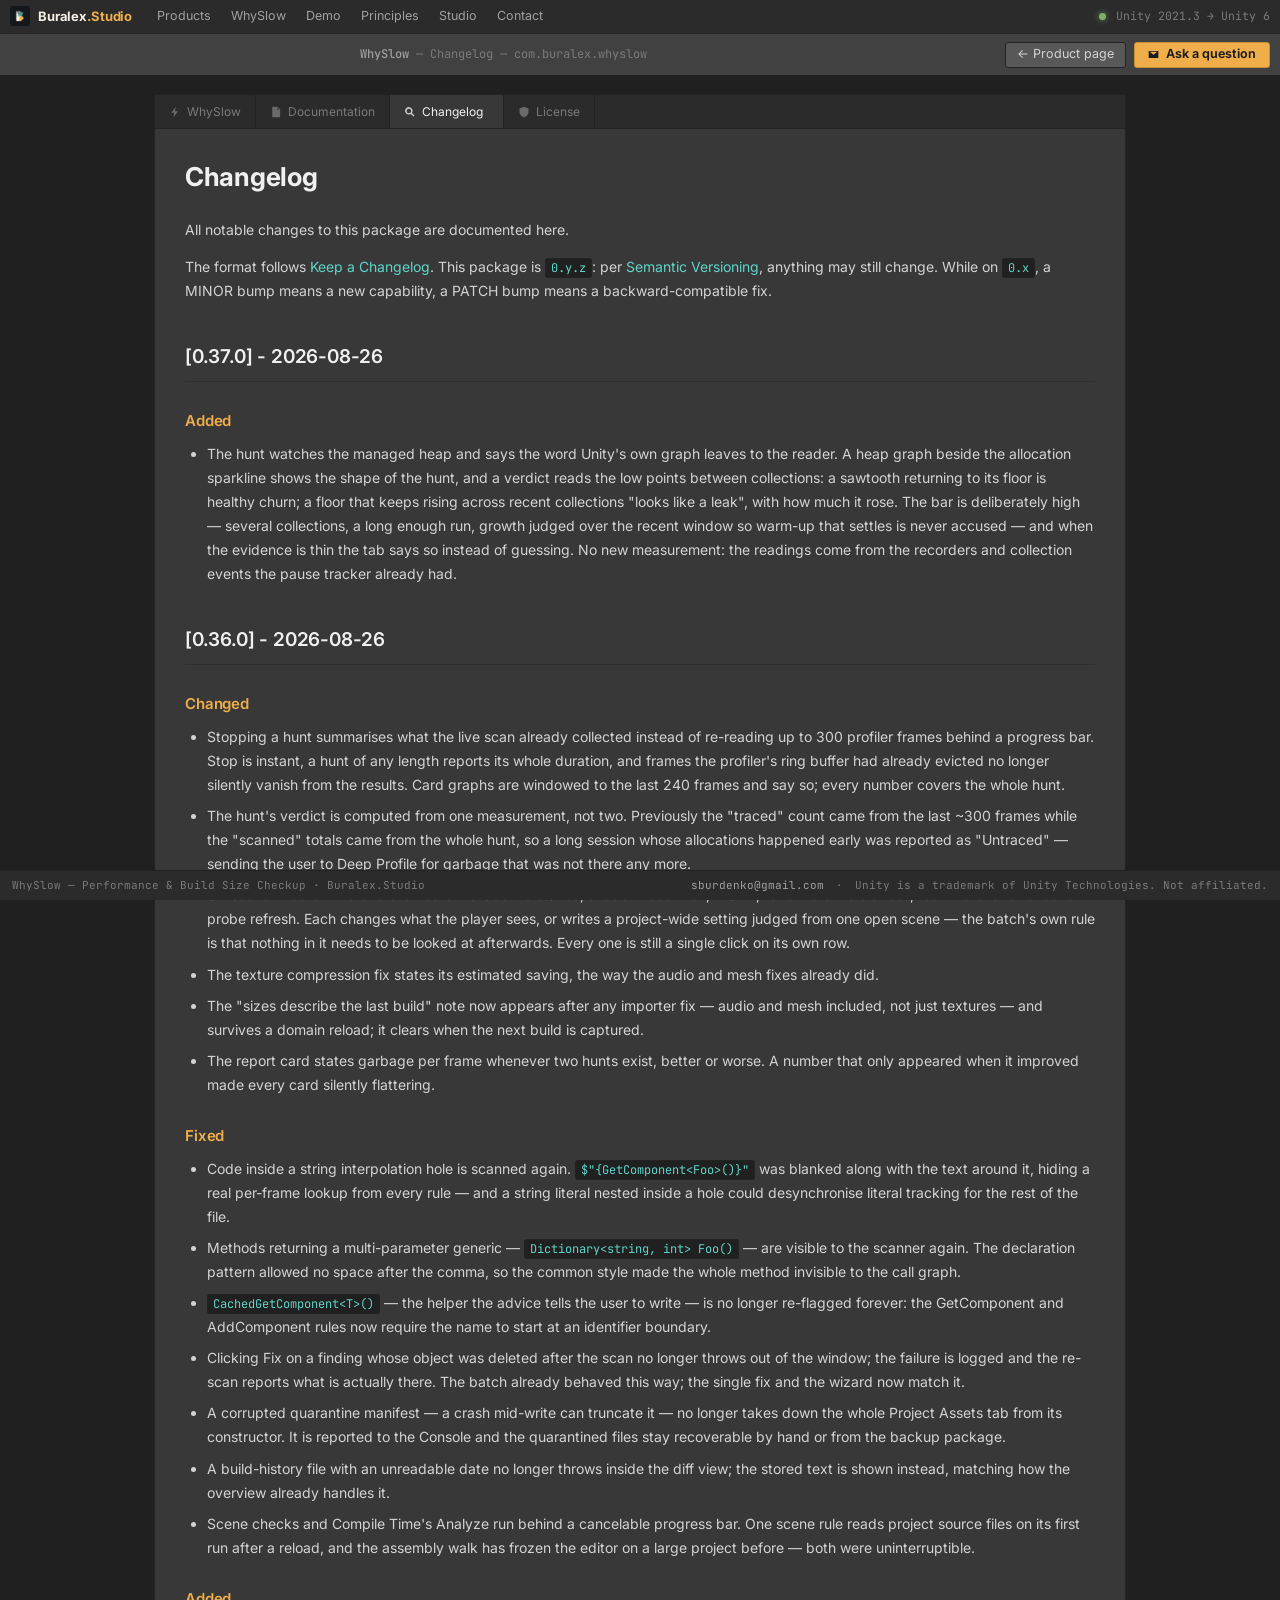
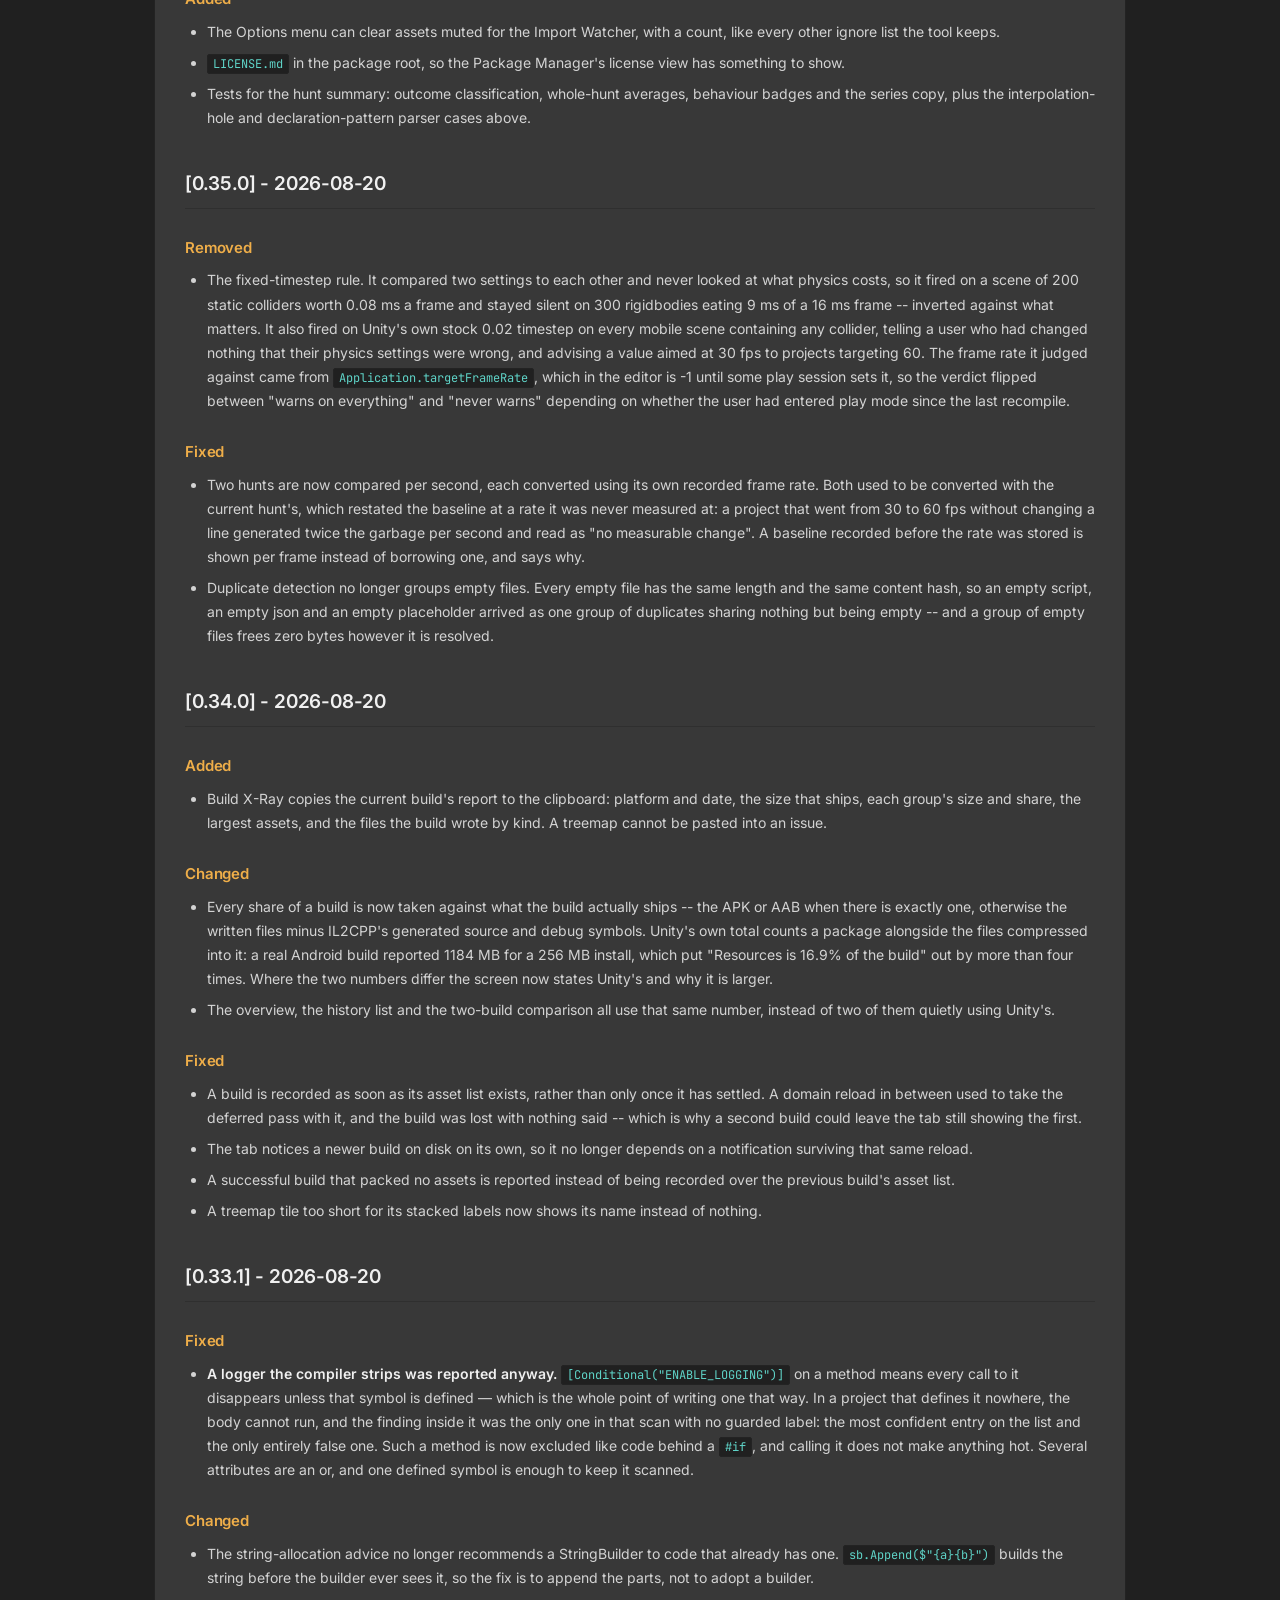
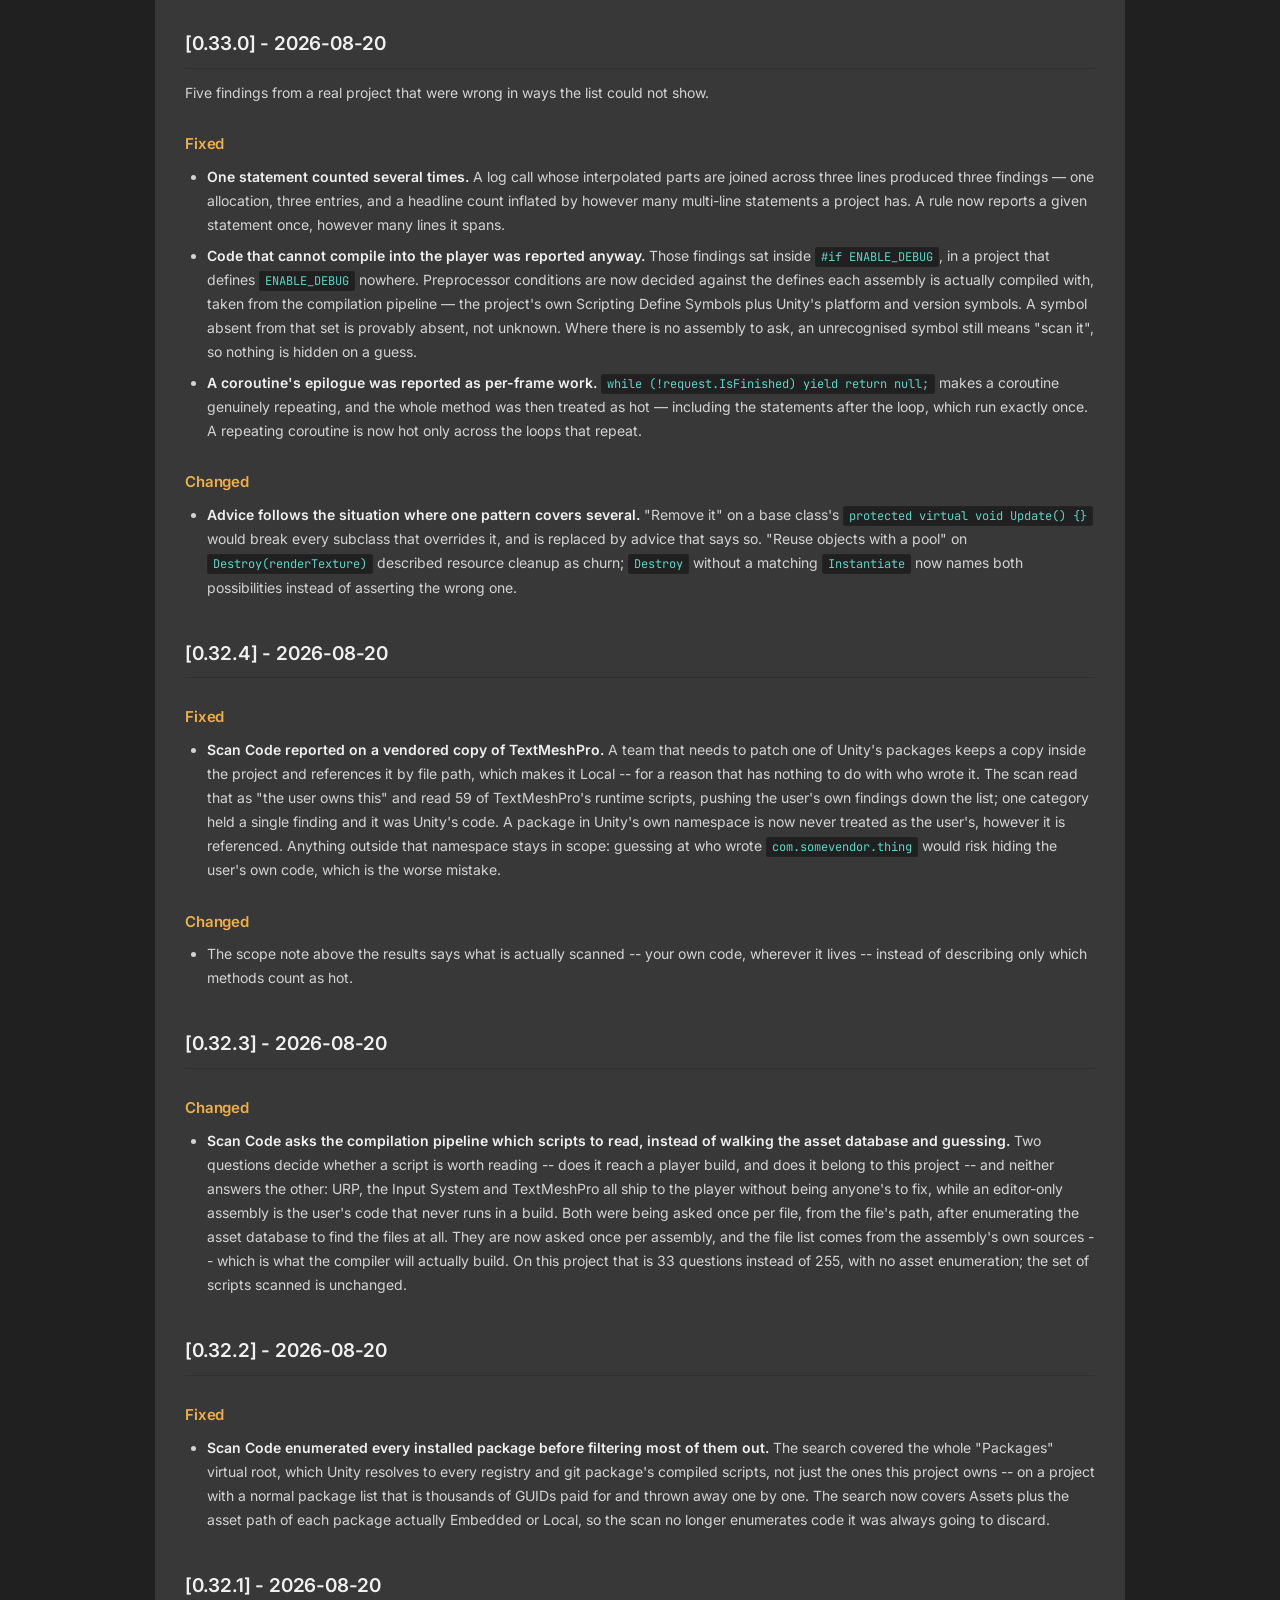
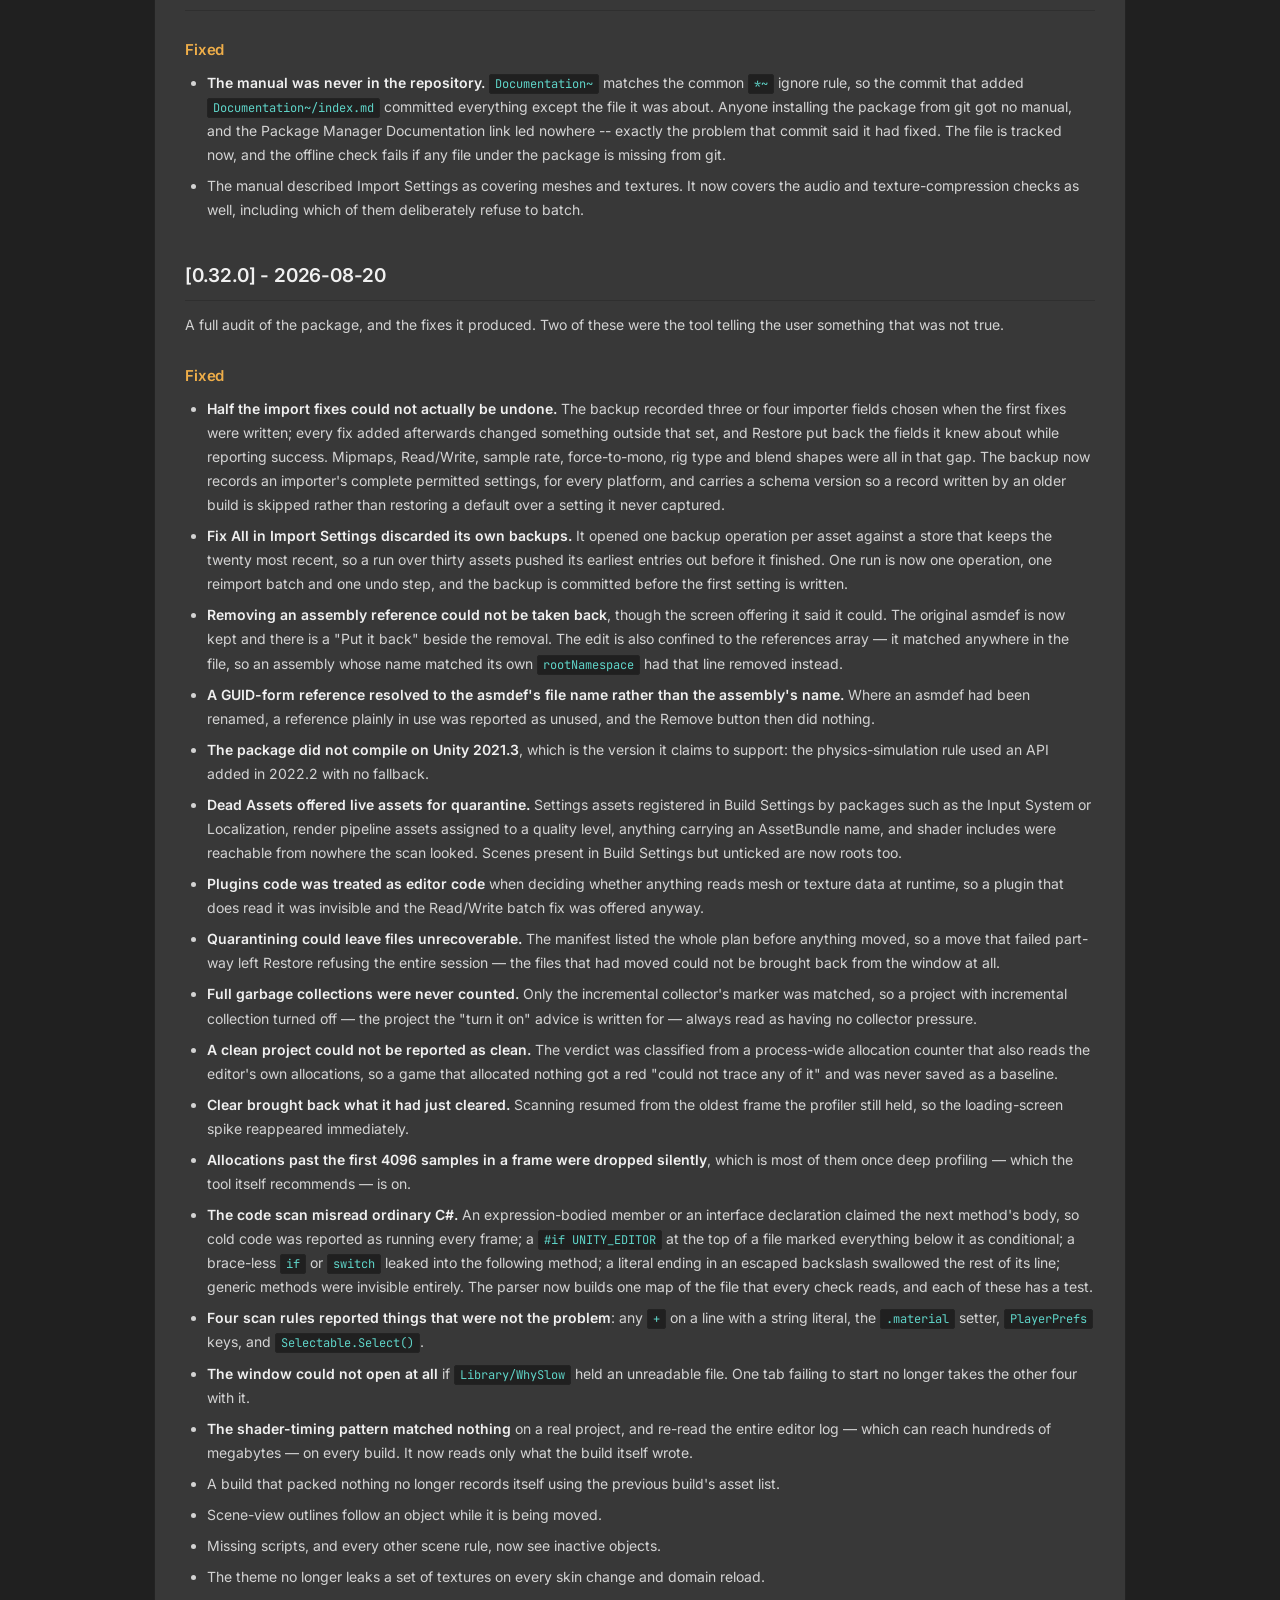
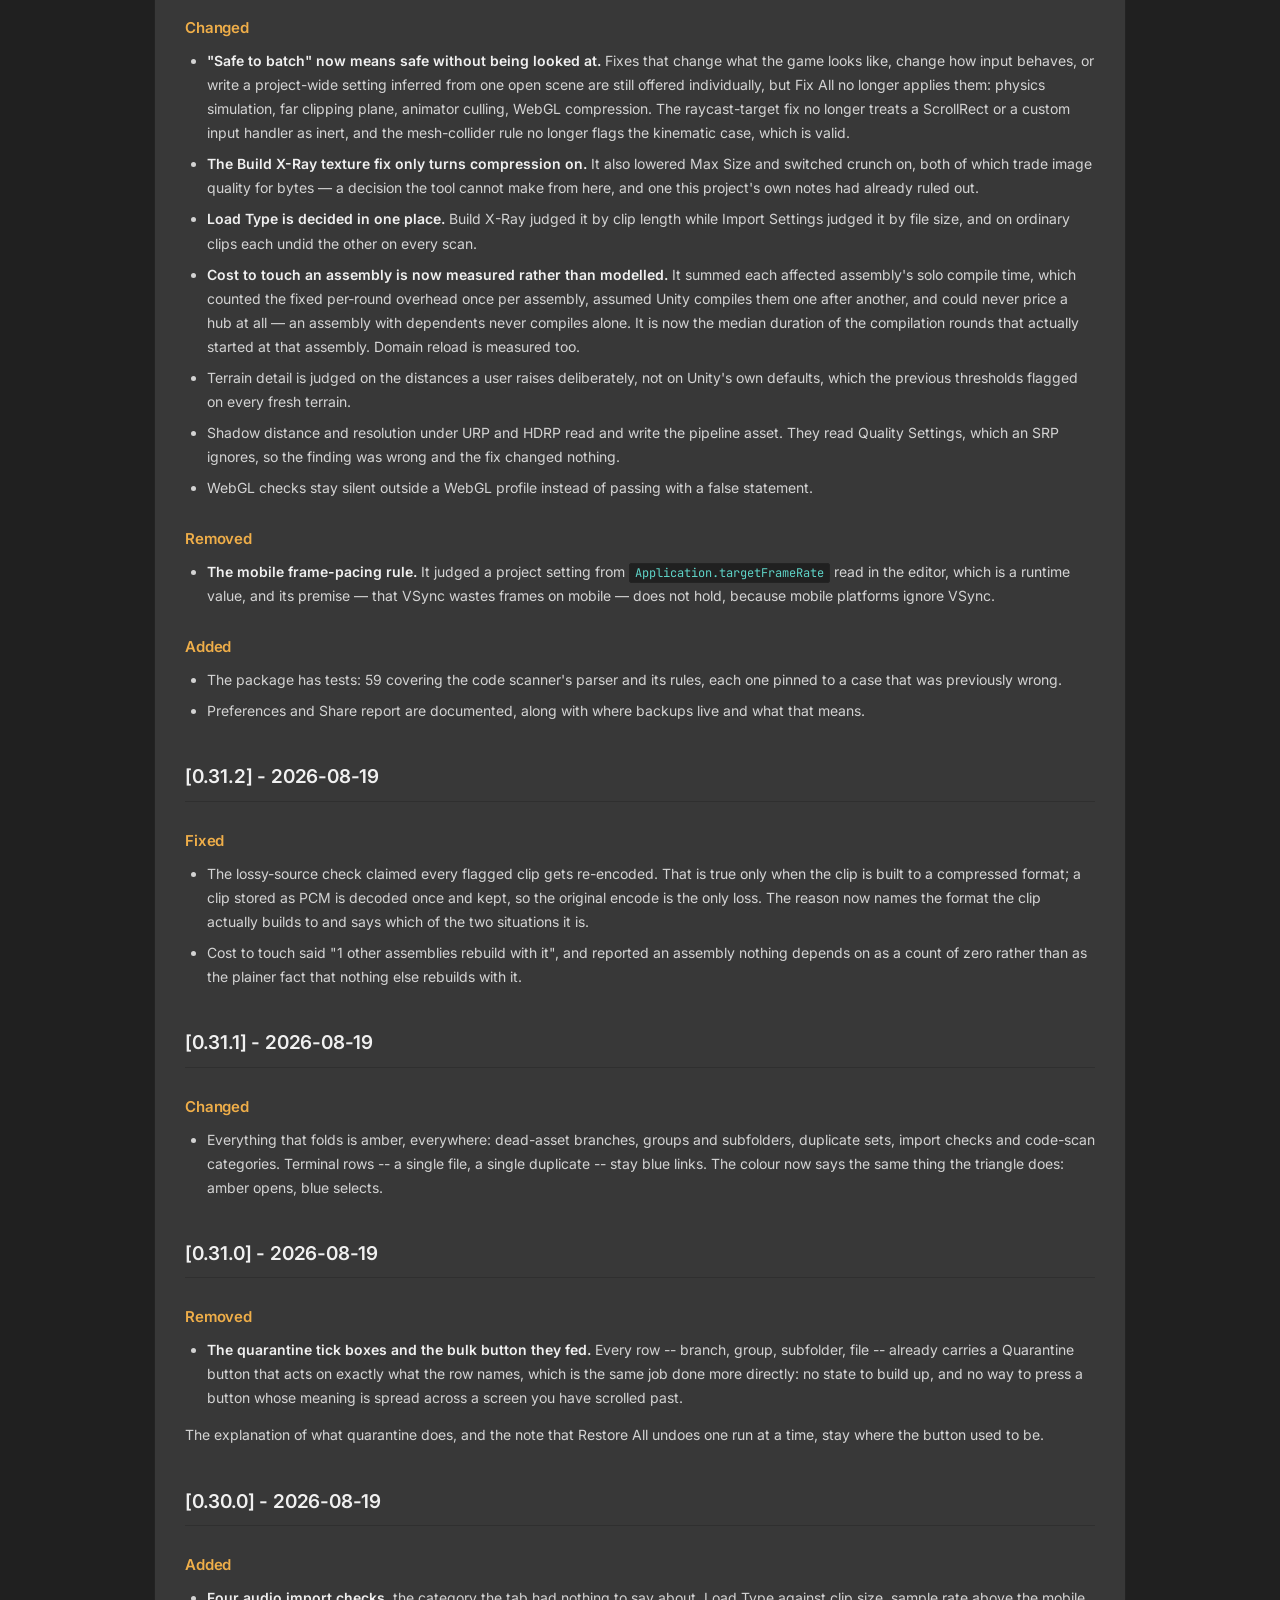
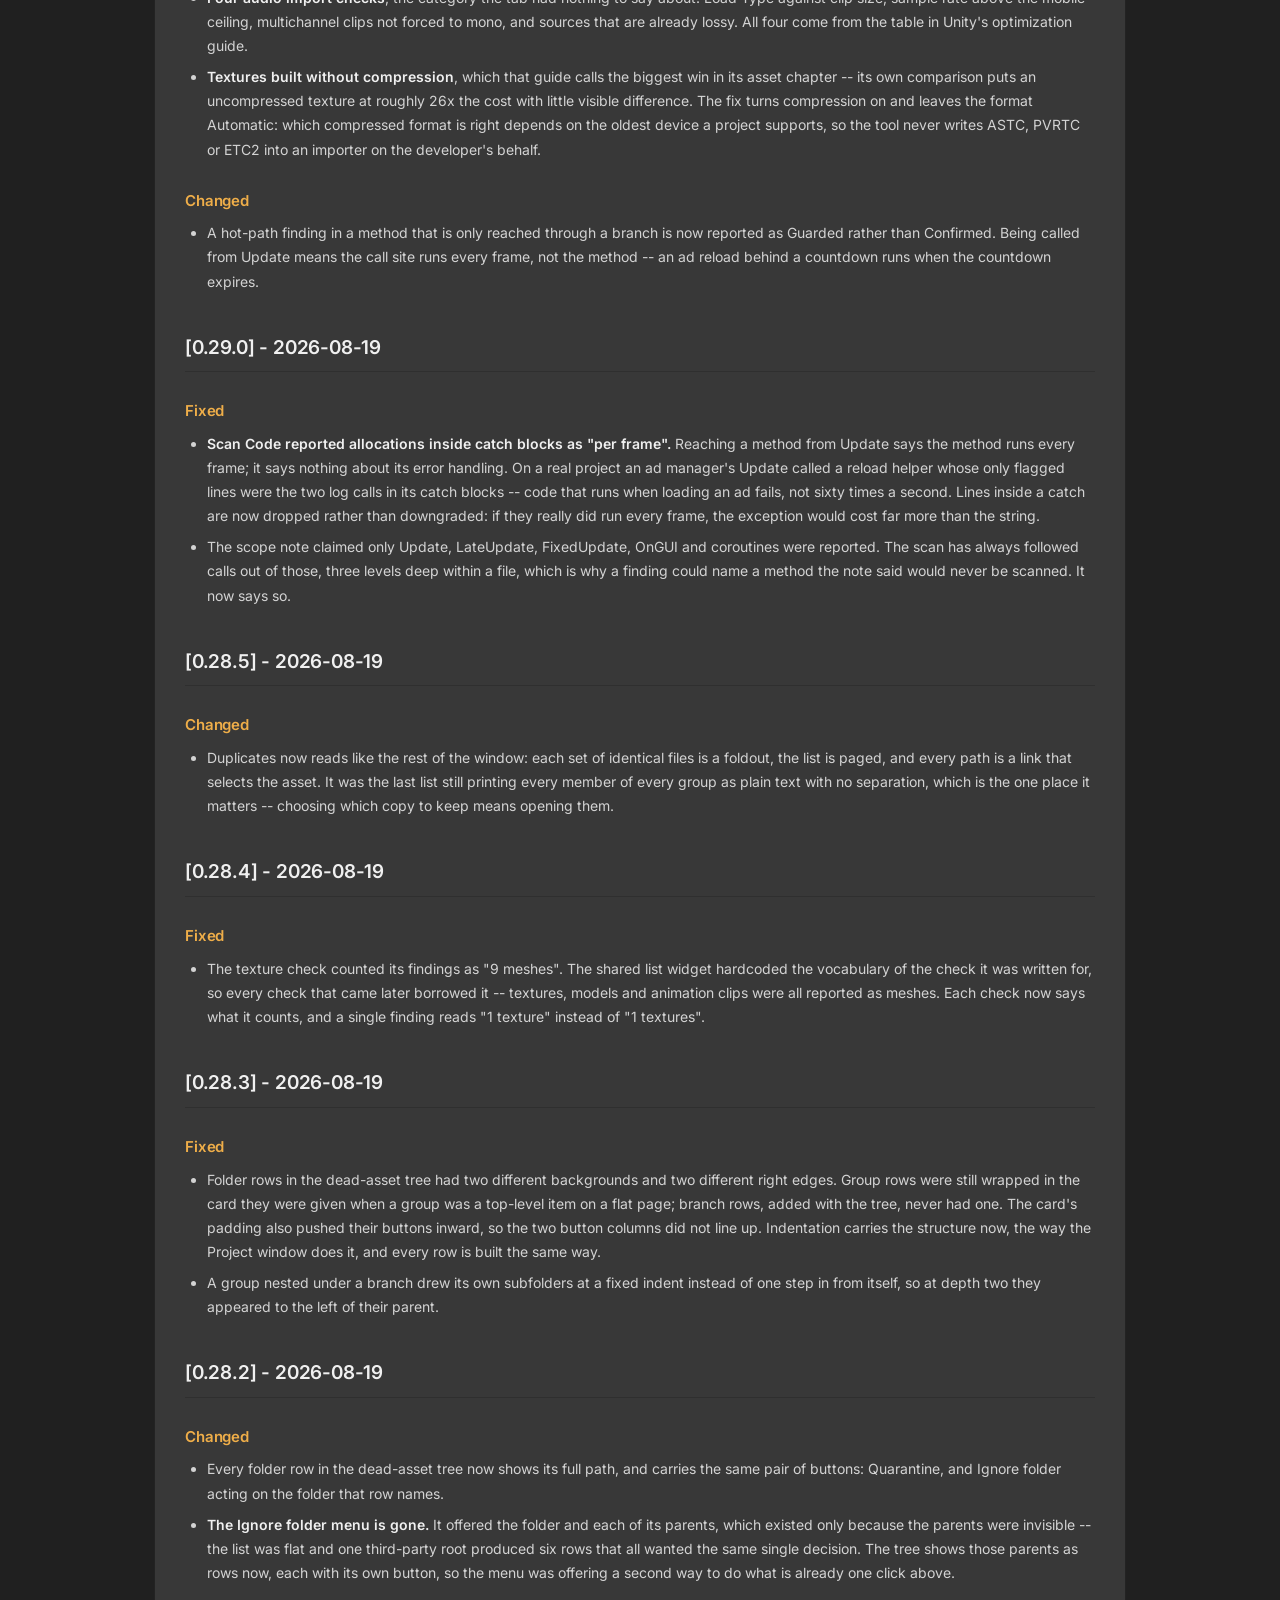
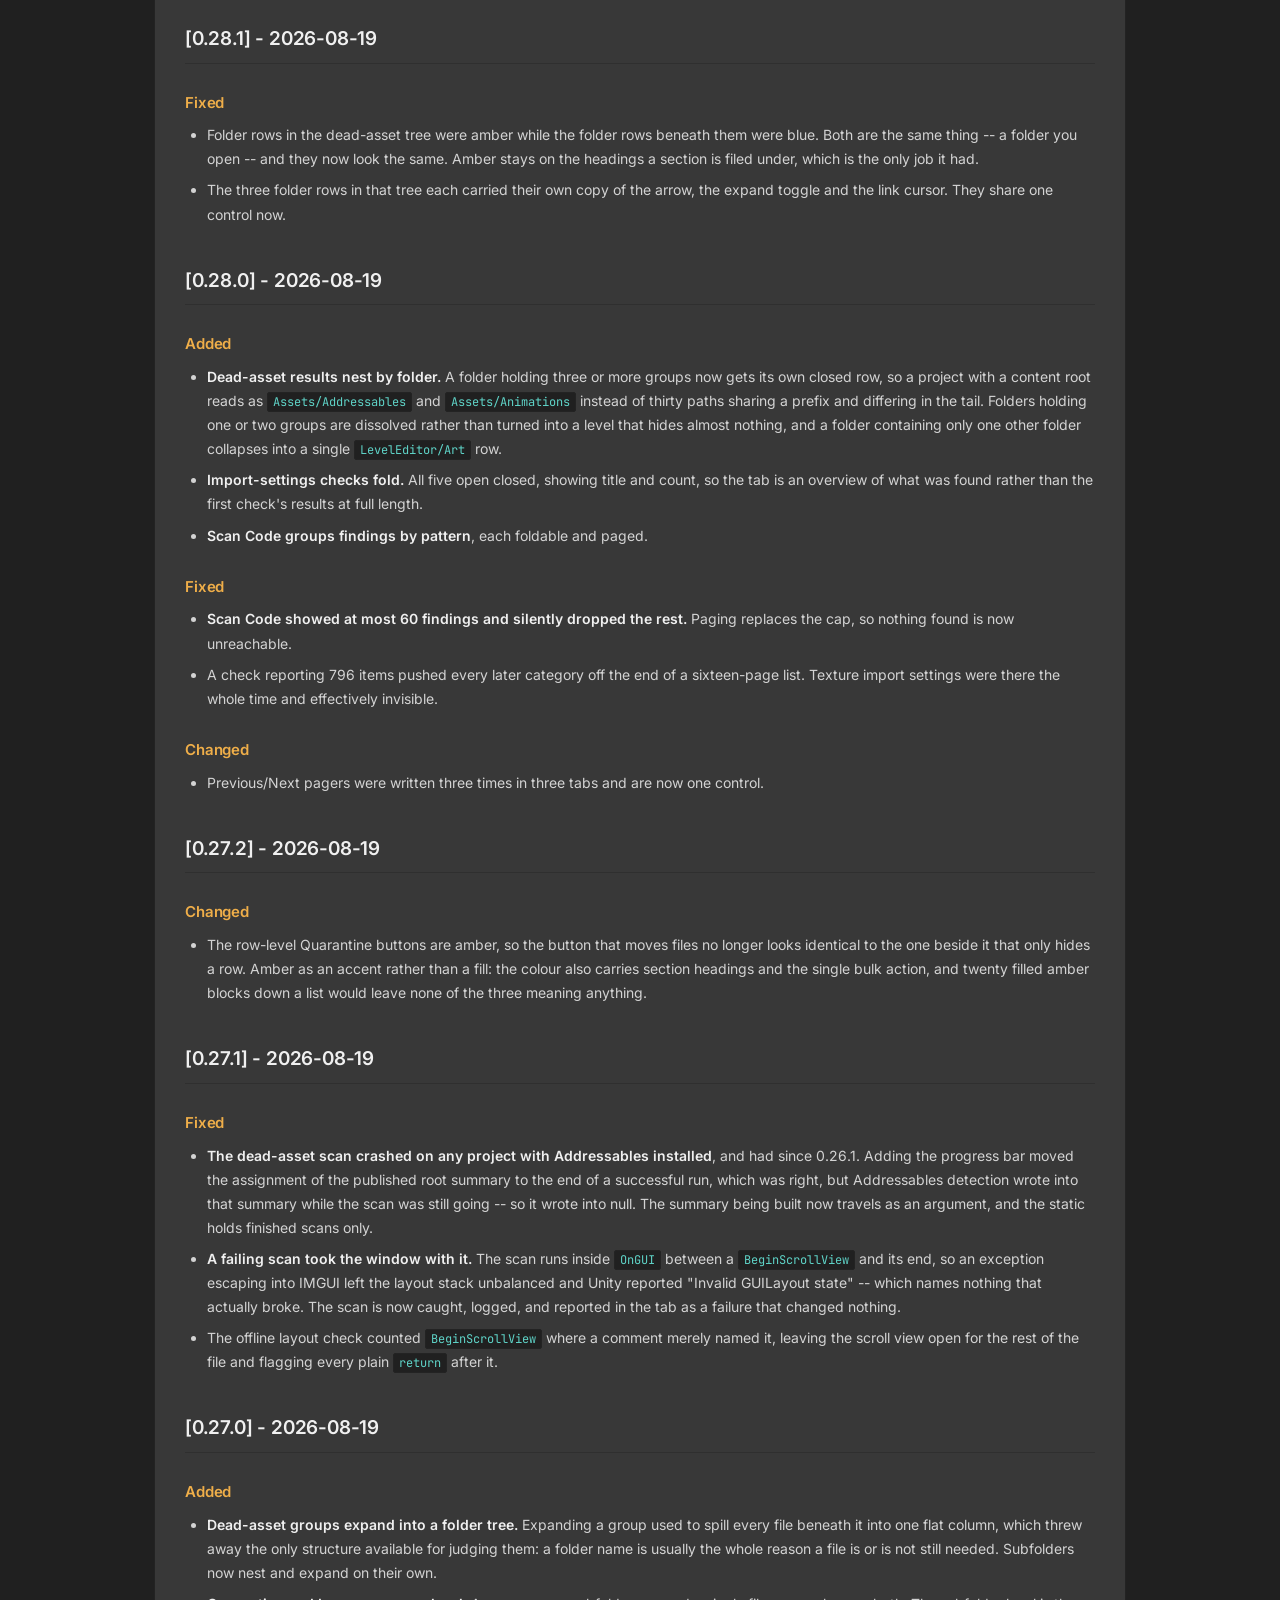
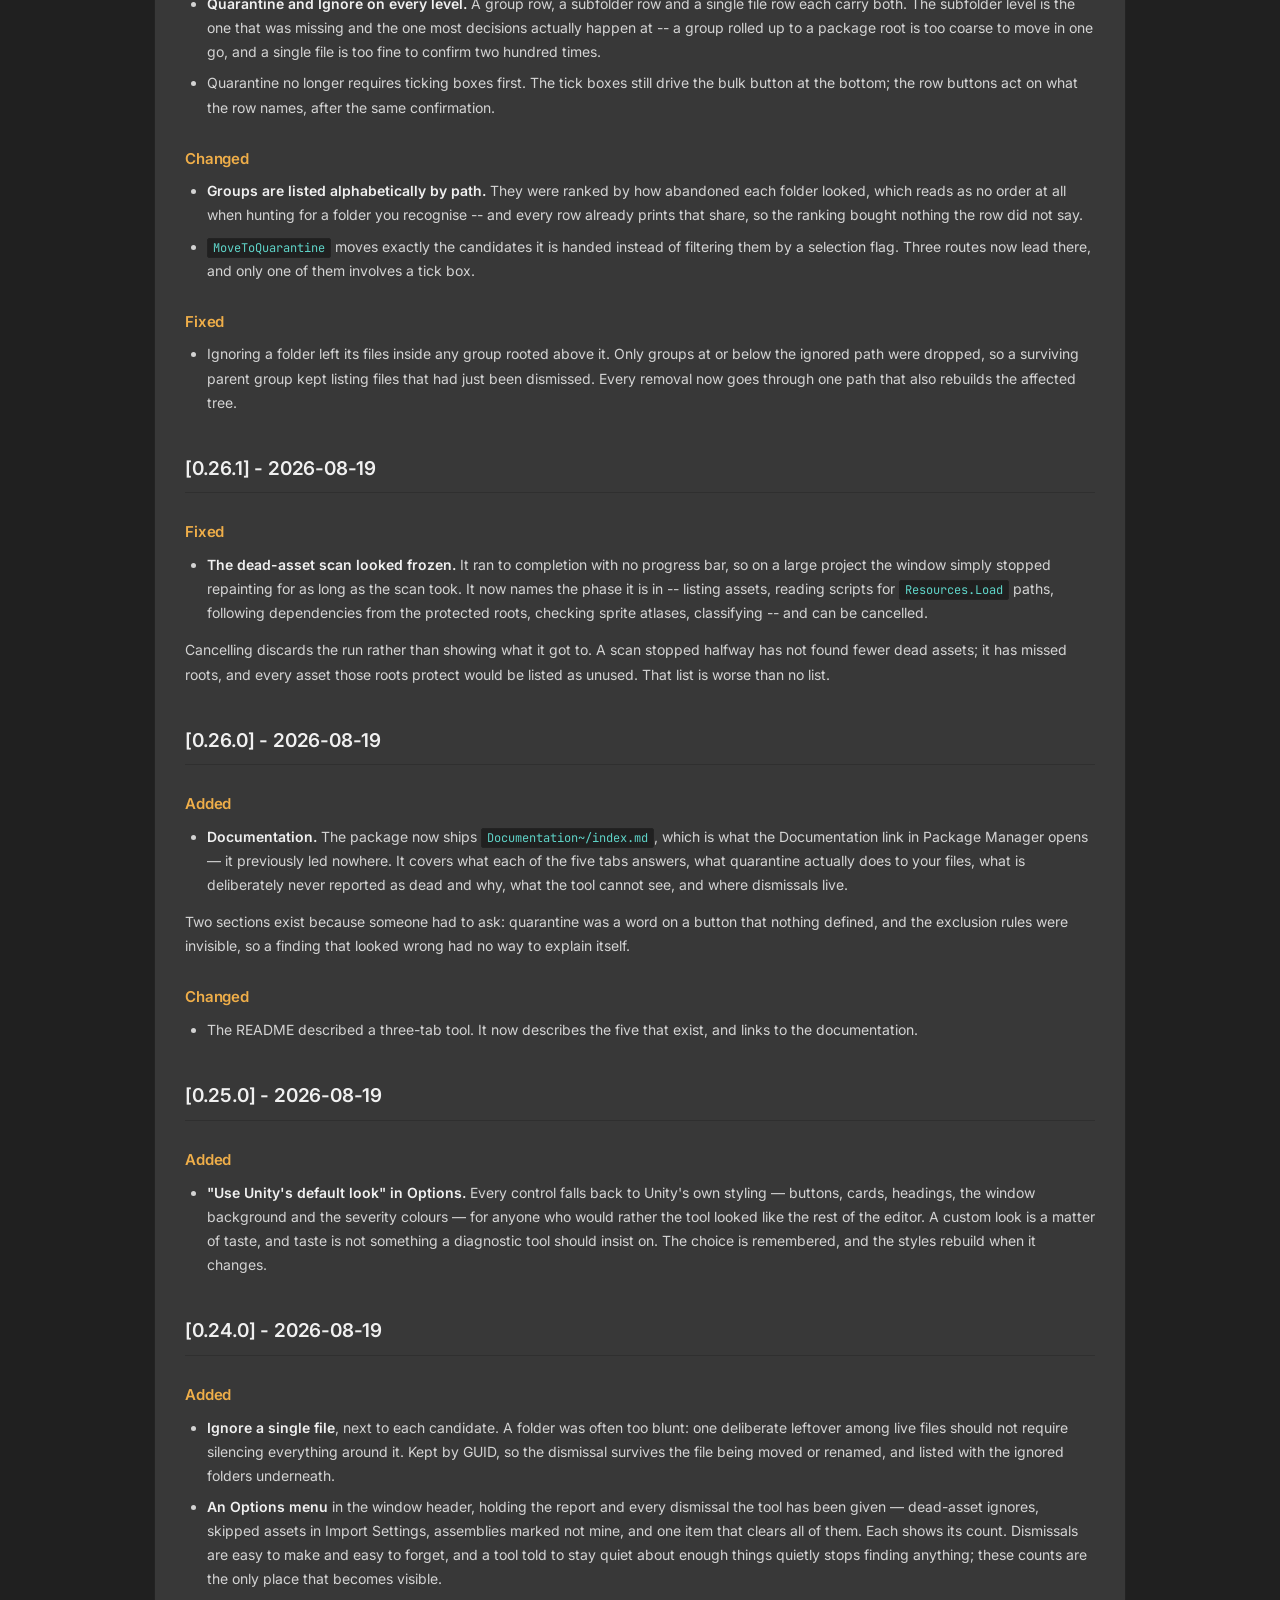
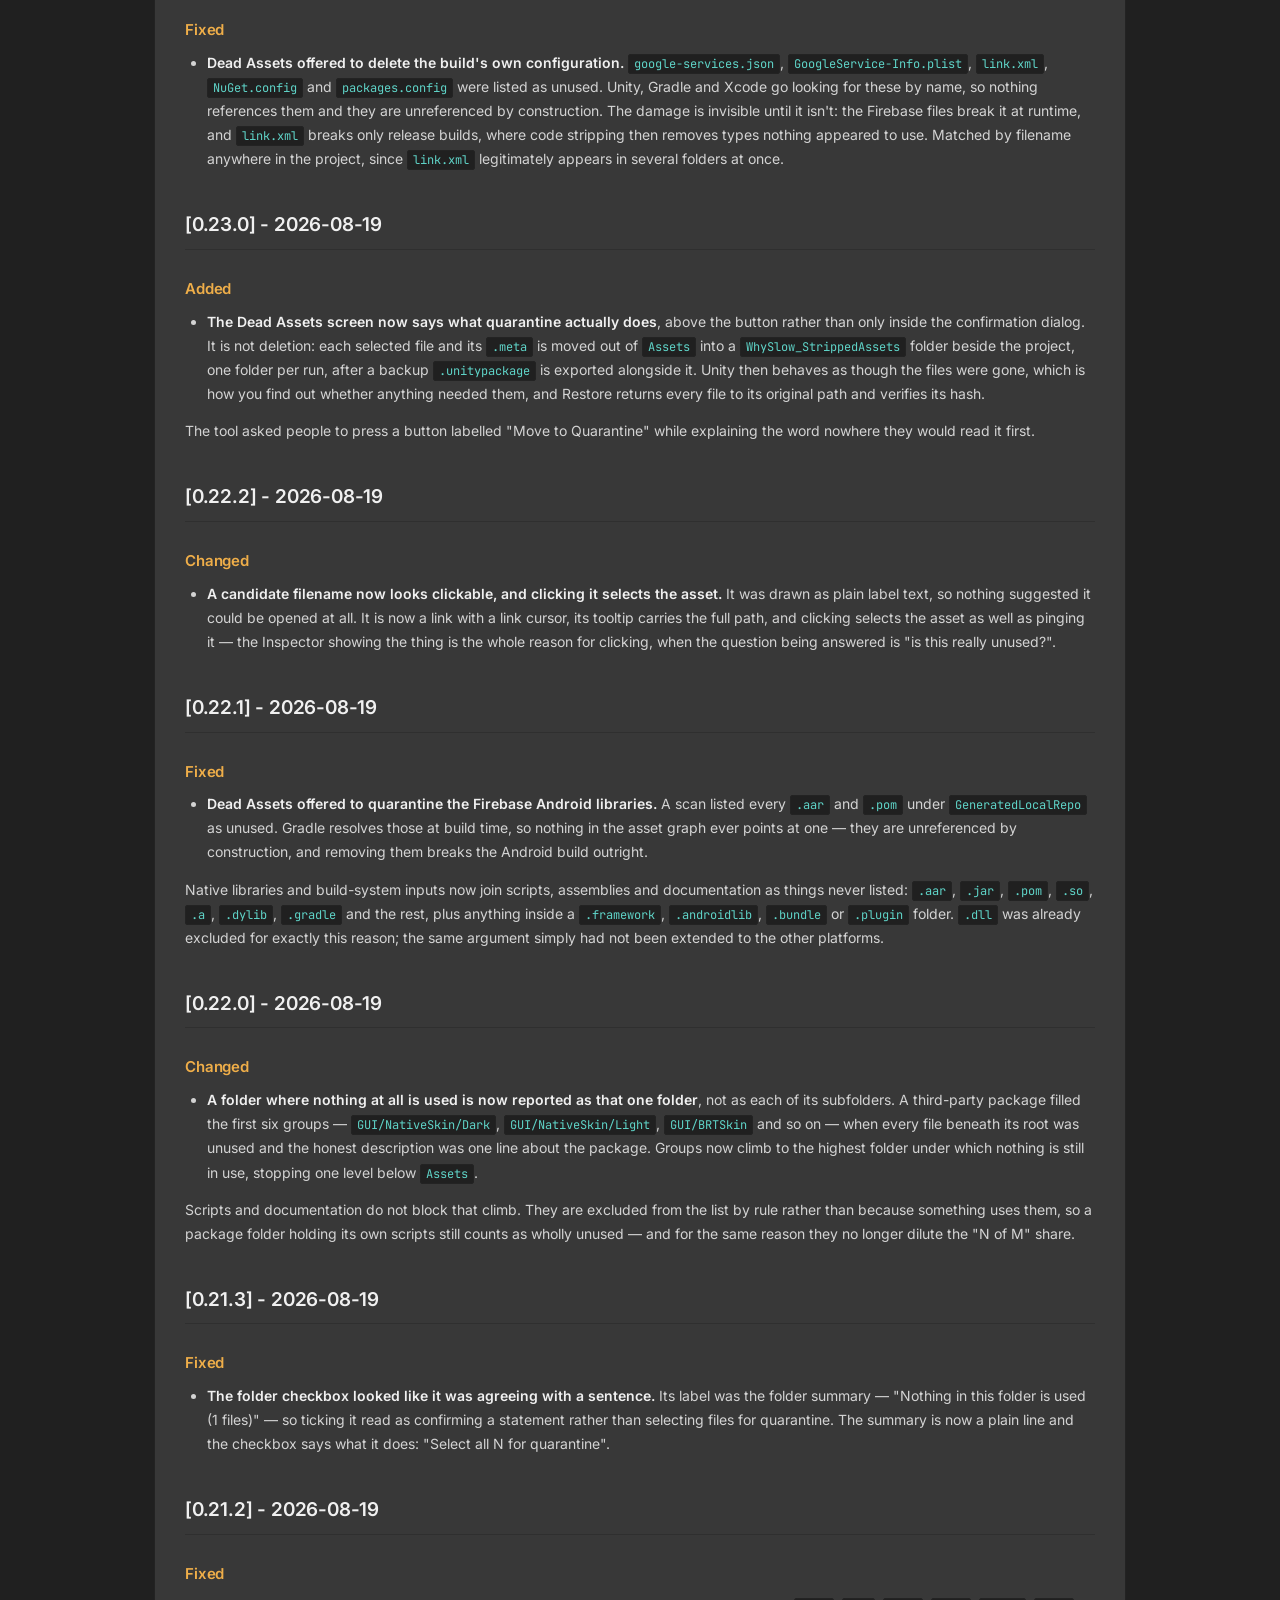
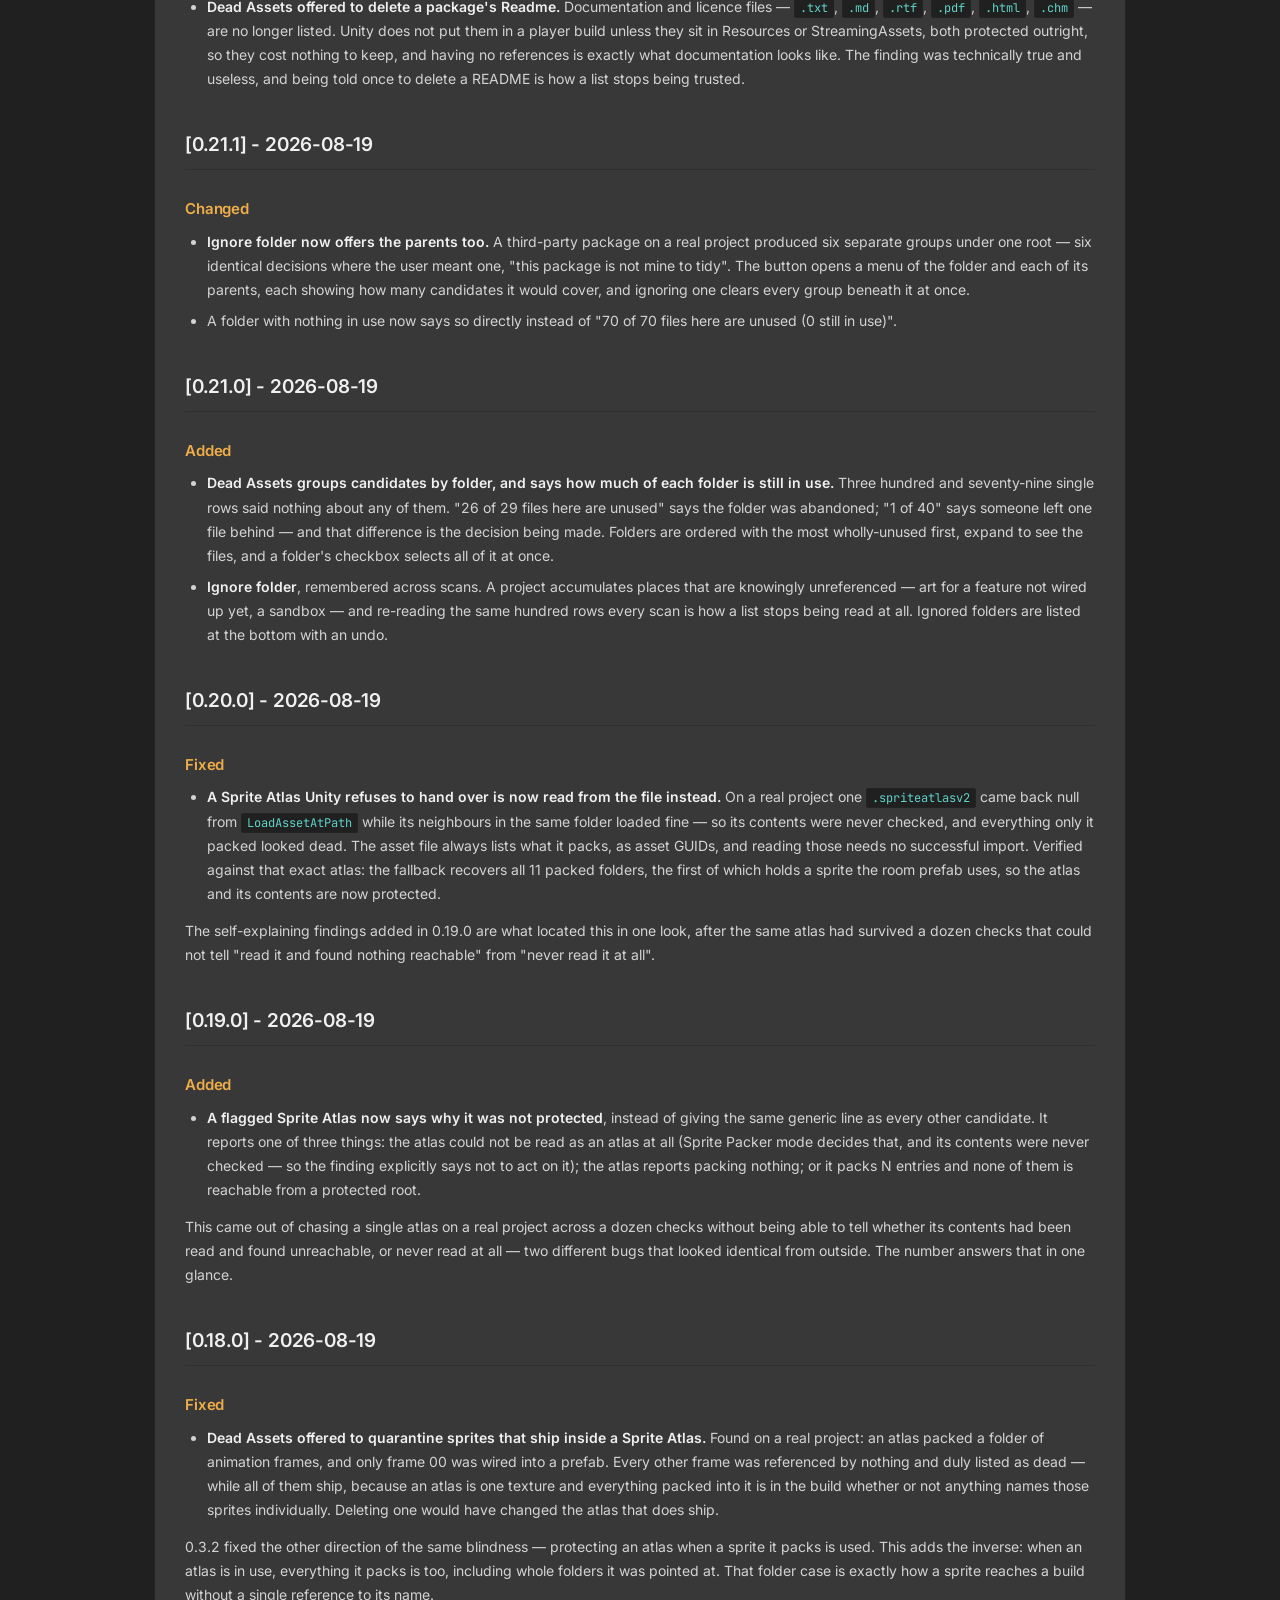
<file: whyslow-changelog.html>
<!DOCTYPE html>
<html lang="en">
<head>
<meta charset="utf-8">
<meta name="viewport" content="width=device-width, initial-scale=1">
<title>WhySlow Changelog | Buralex.Studio</title>
<meta name="description" content="Every released version of WhySlow and what changed in it.">
<meta property="og:title" content="WhySlow Changelog">
<meta property="og:description" content="Every released version of WhySlow and what changed in it.">
<meta property="og:image" content="assets/img/buralex-banner-900x600.png">
<link rel="canonical" href="https://sburdenko.github.io/buralex-studio/whyslow-changelog.html">
<link rel="icon" href="assets/img/buralex-logo-200x200.png">
<link rel="preconnect" href="https://fonts.googleapis.com">
<link rel="preconnect" href="https://fonts.gstatic.com" crossorigin>
<link href="https://fonts.googleapis.com/css2?family=Inter:wght@400;500;600;700&family=JetBrains+Mono:wght@400;500;600;700&display=swap" rel="stylesheet">
<link rel="stylesheet" href="assets/css/style.css">
<link rel="stylesheet" href="assets/css/docs.css">
</head>
<body>

<svg style="display:none" aria-hidden="true">
  <symbol id="i-bolt" viewBox="0 0 16 16"><path d="M9 1 3 9h4l-1 6 6-8H8l1-6z"/></symbol>
  <symbol id="i-script" viewBox="0 0 16 16"><path d="M3 1h7l3.5 3.5V15H3V1zm6.5 1v3H12L9.5 2zM5 7h6v1H5V7zm0 2.5h6v1H5v-1zm0 2.5h4v1H5v-1z"/></symbol>
  <symbol id="i-search" viewBox="0 0 16 16"><path d="M10.6 9.2a5 5 0 1 0-1.4 1.4l3.4 3.4 1.4-1.4-3.4-3.4zM6.5 9.5a3 3 0 1 1 0-6 3 3 0 0 1 0 6z"/></symbol>
  <symbol id="i-shield" viewBox="0 0 16 16"><path d="M8 1l6 2.2v4.5c0 3.6-2.5 6.4-6 7.3-3.5-.9-6-3.7-6-7.3V3.2L8 1z"/></symbol>
  <symbol id="i-mail" viewBox="0 0 16 16"><path d="M1 3h14v10H1V3zm1.6 1L8 8.2 13.4 4H2.6z"/></symbol>
</svg>

<div class="menubar">
  <a class="menubar__logo" href="index.html">
    <img src="assets/img/buralex-logo-200x200.png" alt="Buralex Studio logo">
    <b>Buralex<i>.Studio</i></b>
  </a>
  <a class="menubar__item" href="index.html#products">Products</a>
  <a class="menubar__item" href="whyslow.html">WhySlow</a>
  <a class="menubar__item" href="demo.html">Demo</a>
  <a class="menubar__item" href="index.html#principles">Principles</a>
  <a class="menubar__item" href="index.html#studio">Studio</a>
  <a class="menubar__item" href="index.html#contact">Contact</a>
  <div class="menubar__spacer"></div>
  <div class="menubar__right">
    <span class="menubar__dot"></span>
    <span>Unity 2021.3 &rarr; Unity 6</span>
  </div>
</div>

<div class="toolbar">
  <div class="toolbar__title"><b>WhySlow</b> — Changelog — com.buralex.whyslow</div>
  <a class="tb-ghost" href="whyslow.html">← Product page</a>
  <a class="tb-cta" href="mailto:sburdenko@gmail.com?subject=WhySlow%20question"><svg style="width:11px;height:11px;fill:currentColor"><use href="#i-mail"/></svg> Ask a question</a>
</div>

<div class="doc__wrap">
  <section class="panel">
    <div class="panel__tabs"><a class="tab" href="whyslow.html"><svg><use href="#i-bolt"/></svg> WhySlow</a><a class="tab" href="whyslow-docs.html"><svg><use href="#i-script"/></svg> Documentation</a><span class="tab is-active"><svg><use href="#i-search"/></svg> Changelog</span><a class="tab" href="whyslow-license.html"><svg><use href="#i-shield"/></svg> License</a></div>
    <article class="doc">
<h1>Changelog</h1>
<p>All notable changes to this package are documented here.</p>
<p>The format follows <a href="https://keepachangelog.com/en/1.1.0/">Keep a Changelog</a>. This package is <code>0.y.z</code>: per <a href="https://semver.org/#spec-item-4">Semantic Versioning</a>, anything may still change. While on <code>0.x</code>, a MINOR bump means a new capability, a PATCH bump means a backward-compatible fix.</p>
<h2 id="0-37-0-2026-08-26">[0.37.0] - 2026-08-26</h2>
<h3 id="added">Added</h3>
<ul>
<li>The hunt watches the managed heap and says the word Unity's own graph leaves to the reader. A heap graph beside the allocation sparkline shows the shape of the hunt, and a verdict reads the low points between collections: a sawtooth returning to its floor is healthy churn; a floor that keeps rising across recent collections "looks like a leak", with how much it rose. The bar is deliberately high — several collections, a long enough run, growth judged over the recent window so warm-up that settles is never accused — and when the evidence is thin the tab says so instead of guessing. No new measurement: the readings come from the recorders and collection events the pause tracker already had.
</li></ul>
<h2 id="0-36-0-2026-08-26">[0.36.0] - 2026-08-26</h2>
<h3 id="changed">Changed</h3>
<ul>
<li>Stopping a hunt summarises what the live scan already collected instead of re-reading up to 300 profiler frames behind a progress bar. Stop is instant, a hunt of any length reports its whole duration, and frames the profiler's ring buffer had already evicted no longer silently vanish from the results. Card graphs are windowed to the last 240 frames and say so; every number covers the whole hunt.
</li>
<li>The hunt's verdict is computed from one measurement, not two. Previously the "traced" count came from the last ~300 frames while the "scanned" totals came from the whole hunt, so a long session whose allocations happened early was reported as "Untraced" — sending the user to Deep Profile for garbage that was not there any more.
</li>
<li>Six scene fixes left the one-click batch: shadow distance, shadow resolution, MSAA, terrain draw distances, realtime GI and reflection-probe refresh. Each changes what the player sees, or writes a project-wide setting judged from one open scene — the batch's own rule is that nothing in it needs to be looked at afterwards. Every one is still a single click on its own row.
</li>
<li>The texture compression fix states its estimated saving, the way the audio and mesh fixes already did.
</li>
<li>The "sizes describe the last build" note now appears after any importer fix — audio and mesh included, not just textures — and survives a domain reload; it clears when the next build is captured.
</li>
<li>The report card states garbage per frame whenever two hunts exist, better or worse. A number that only appeared when it improved made every card silently flattering.
</li></ul>
<h3 id="fixed">Fixed</h3>
<ul>
<li>Code inside a string interpolation hole is scanned again. <code>$"{GetComponent&lt;Foo&gt;()}"</code> was blanked along with the text around it, hiding a real per-frame lookup from every rule — and a string literal nested inside a hole could desynchronise literal tracking for the rest of the file.
</li>
<li>Methods returning a multi-parameter generic — <code>Dictionary&lt;string, int&gt; Foo()</code> — are visible to the scanner again. The declaration pattern allowed no space after the comma, so the common style made the whole method invisible to the call graph.
</li>
<li><code>CachedGetComponent&lt;T&gt;()</code> — the helper the advice tells the user to write — is no longer re-flagged forever: the GetComponent and AddComponent rules now require the name to start at an identifier boundary.
</li>
<li>Clicking Fix on a finding whose object was deleted after the scan no longer throws out of the window; the failure is logged and the re-scan reports what is actually there. The batch already behaved this way; the single fix and the wizard now match it.
</li>
<li>A corrupted quarantine manifest — a crash mid-write can truncate it — no longer takes down the whole Project Assets tab from its constructor. It is reported to the Console and the quarantined files stay recoverable by hand or from the backup package.
</li>
<li>A build-history file with an unreadable date no longer throws inside the diff view; the stored text is shown instead, matching how the overview already handles it.
</li>
<li>Scene checks and Compile Time's Analyze run behind a cancelable progress bar. One scene rule reads project source files on its first run after a reload, and the assembly walk has frozen the editor on a large project before — both were uninterruptible.
</li></ul>
<h3 id="added">Added</h3>
<ul>
<li>The Options menu can clear assets muted for the Import Watcher, with a count, like every other ignore list the tool keeps.
</li>
<li><code>LICENSE.md</code> in the package root, so the Package Manager's license view has something to show.
</li>
<li>Tests for the hunt summary: outcome classification, whole-hunt averages, behaviour badges and the series copy, plus the interpolation-hole and declaration-pattern parser cases above.
</li></ul>
<h2 id="0-35-0-2026-08-20">[0.35.0] - 2026-08-20</h2>
<h3 id="removed">Removed</h3>
<ul>
<li>The fixed-timestep rule. It compared two settings to each other and never looked at what physics costs, so it fired on a scene of 200 static colliders worth 0.08 ms a frame and stayed silent on 300 rigidbodies eating 9 ms of a 16 ms frame -- inverted against what matters. It also fired on Unity's own stock 0.02 timestep on every mobile scene containing any collider, telling a user who had changed nothing that their physics settings were wrong, and advising a value aimed at 30 fps to projects targeting 60. The frame rate it judged against came from <code>Application.targetFrameRate</code>, which in the editor is -1 until some play session sets it, so the verdict flipped between "warns on everything" and "never warns" depending on whether the user had entered play mode since the last recompile.
</li></ul>
<h3 id="fixed">Fixed</h3>
<ul>
<li>Two hunts are now compared per second, each converted using its own recorded frame rate. Both used to be converted with the current hunt's, which restated the baseline at a rate it was never measured at: a project that went from 30 to 60 fps without changing a line generated twice the garbage per second and read as "no measurable change". A baseline recorded before the rate was stored is shown per frame instead of borrowing one, and says why.
</li>
<li>Duplicate detection no longer groups empty files. Every empty file has the same length and the same content hash, so an empty script, an empty json and an empty placeholder arrived as one group of duplicates sharing nothing but being empty -- and a group of empty files frees zero bytes however it is resolved.
</li></ul>
<h2 id="0-34-0-2026-08-20">[0.34.0] - 2026-08-20</h2>
<h3 id="added">Added</h3>
<ul>
<li>Build X-Ray copies the current build's report to the clipboard: platform and date, the size that ships, each group's size and share, the largest assets, and the files the build wrote by kind. A treemap cannot be pasted into an issue.
</li></ul>
<h3 id="changed">Changed</h3>
<ul>
<li>Every share of a build is now taken against what the build actually ships -- the APK or AAB when there is exactly one, otherwise the written files minus IL2CPP's generated source and debug symbols. Unity's own total counts a package alongside the files compressed into it: a real Android build reported 1184 MB for a 256 MB install, which put "Resources is 16.9% of the build" out by more than four times. Where the two numbers differ the screen now states Unity's and why it is larger.
</li>
<li>The overview, the history list and the two-build comparison all use that same number, instead of two of them quietly using Unity's.
</li></ul>
<h3 id="fixed">Fixed</h3>
<ul>
<li>A build is recorded as soon as its asset list exists, rather than only once it has settled. A domain reload in between used to take the deferred pass with it, and the build was lost with nothing said -- which is why a second build could leave the tab still showing the first.
</li>
<li>The tab notices a newer build on disk on its own, so it no longer depends on a notification surviving that same reload.
</li>
<li>A successful build that packed no assets is reported instead of being recorded over the previous build's asset list.
</li>
<li>A treemap tile too short for its stacked labels now shows its name instead of nothing.
</li></ul>
<h2 id="0-33-1-2026-08-20">[0.33.1] - 2026-08-20</h2>
<h3 id="fixed">Fixed</h3>
<ul>
<li><strong>A logger the compiler strips was reported anyway.</strong> <code>[Conditional("ENABLE_LOGGING")]</code> on a method means every call to it disappears unless that symbol is defined — which is the whole point of writing one that way. In a project that defines it nowhere, the body cannot run, and the finding inside it was the only one in that scan with no guarded label: the most confident entry on the list and the only entirely false one. Such a method is now excluded like code behind a <code>#if</code>, and calling it does not make anything hot. Several attributes are an or, and one defined symbol is enough to keep it scanned.
</li></ul>
<h3 id="changed">Changed</h3>
<ul>
<li>The string-allocation advice no longer recommends a StringBuilder to code that already has one. <code>sb.Append($"{a}{b}")</code> builds the string before the builder ever sees it, so the fix is to append the parts, not to adopt a builder.
</li></ul>
<h2 id="0-33-0-2026-08-20">[0.33.0] - 2026-08-20</h2>
<p>Five findings from a real project that were wrong in ways the list could not show.</p>
<h3 id="fixed">Fixed</h3>
<ul>
<li><strong>One statement counted several times.</strong> A log call whose interpolated parts are joined across three lines produced three findings — one allocation, three entries, and a headline count inflated by however many multi-line statements a project has. A rule now reports a given statement once, however many lines it spans.
</li>
<li><strong>Code that cannot compile into the player was reported anyway.</strong> Those findings sat inside <code>#if ENABLE_DEBUG</code>, in a project that defines <code>ENABLE_DEBUG</code> nowhere. Preprocessor conditions are now decided against the defines each assembly is actually compiled with, taken from the compilation pipeline — the project's own Scripting Define Symbols plus Unity's platform and version symbols. A symbol absent from that set is provably absent, not unknown. Where there is no assembly to ask, an unrecognised symbol still means "scan it", so nothing is hidden on a guess.
</li>
<li><strong>A coroutine's epilogue was reported as per-frame work.</strong> <code>while (!request.IsFinished) yield return null;</code> makes a coroutine genuinely repeating, and the whole method was then treated as hot — including the statements after the loop, which run exactly once. A repeating coroutine is now hot only across the loops that repeat.
</li></ul>
<h3 id="changed">Changed</h3>
<ul>
<li><strong>Advice follows the situation where one pattern covers several.</strong> "Remove it" on a base class's <code>protected virtual void Update() {}</code> would break every subclass that overrides it, and is replaced by advice that says so. "Reuse objects with a pool" on <code>Destroy(renderTexture)</code> described resource cleanup as churn; <code>Destroy</code> without a matching <code>Instantiate</code> now names both possibilities instead of asserting the wrong one.
</li></ul>
<h2 id="0-32-4-2026-08-20">[0.32.4] - 2026-08-20</h2>
<h3 id="fixed">Fixed</h3>
<ul>
<li><strong>Scan Code reported on a vendored copy of TextMeshPro.</strong> A team that needs to patch one of Unity's packages keeps a copy inside the project and references it by file path, which makes it Local -- for a reason that has nothing to do with who wrote it. The scan read that as "the user owns this" and read 59 of TextMeshPro's runtime scripts, pushing the user's own findings down the list; one category held a single finding and it was Unity's code. A package in Unity's own namespace is now never treated as the user's, however it is referenced. Anything outside that namespace stays in scope: guessing at who wrote <code>com.somevendor.thing</code> would risk hiding the user's own code, which is the worse mistake.
</li></ul>
<h3 id="changed">Changed</h3>
<ul>
<li>The scope note above the results says what is actually scanned -- your own code, wherever it lives -- instead of describing only which methods count as hot.
</li></ul>
<h2 id="0-32-3-2026-08-20">[0.32.3] - 2026-08-20</h2>
<h3 id="changed">Changed</h3>
<ul>
<li><strong>Scan Code asks the compilation pipeline which scripts to read, instead of walking the asset database and guessing.</strong> Two questions decide whether a script is worth reading -- does it reach a player build, and does it belong to this project -- and neither answers the other: URP, the Input System and TextMeshPro all ship to the player without being anyone's to fix, while an editor-only assembly is the user's code that never runs in a build. Both were being asked once per file, from the file's path, after enumerating the asset database to find the files at all. They are now asked once per assembly, and the file list comes from the assembly's own sources -- which is what the compiler will actually build. On this project that is 33 questions instead of 255, with no asset enumeration; the set of scripts scanned is unchanged.
</li></ul>
<h2 id="0-32-2-2026-08-20">[0.32.2] - 2026-08-20</h2>
<h3 id="fixed">Fixed</h3>
<ul>
<li><strong>Scan Code enumerated every installed package before filtering most of them out.</strong> The search covered the whole "Packages" virtual root, which Unity resolves to every registry and git package's compiled scripts, not just the ones this project owns -- on a project with a normal package list that is thousands of GUIDs paid for and thrown away one by one. The search now covers Assets plus the asset path of each package actually Embedded or Local, so the scan no longer enumerates code it was always going to discard.
</li></ul>
<h2 id="0-32-1-2026-08-20">[0.32.1] - 2026-08-20</h2>
<h3 id="fixed">Fixed</h3>
<ul>
<li><strong>The manual was never in the repository.</strong> <code>Documentation~</code> matches the common <code>*~</code> ignore rule, so the commit that added <code>Documentation~/index.md</code> committed everything except the file it was about. Anyone installing the package from git got no manual, and the Package Manager Documentation link led nowhere -- exactly the problem that commit said it had fixed. The file is tracked now, and the offline check fails if any file under the package is missing from git.
</li>
<li>The manual described Import Settings as covering meshes and textures. It now covers the audio and texture-compression checks as well, including which of them deliberately refuse to batch.
</li></ul>
<h2 id="0-32-0-2026-08-20">[0.32.0] - 2026-08-20</h2>
<p>A full audit of the package, and the fixes it produced. Two of these were the tool telling the user something that was not true.</p>
<h3 id="fixed">Fixed</h3>
<ul>
<li><strong>Half the import fixes could not actually be undone.</strong> The backup recorded three or four importer fields chosen when the first fixes were written; every fix added afterwards changed something outside that set, and Restore put back the fields it knew about while reporting success. Mipmaps, Read/Write, sample rate, force-to-mono, rig type and blend shapes were all in that gap. The backup now records an importer's complete permitted settings, for every platform, and carries a schema version so a record written by an older build is skipped rather than restoring a default over a setting it never captured.
</li>
<li><strong>Fix All in Import Settings discarded its own backups.</strong> It opened one backup operation per asset against a store that keeps the twenty most recent, so a run over thirty assets pushed its earliest entries out before it finished. One run is now one operation, one reimport batch and one undo step, and the backup is committed before the first setting is written.
</li>
<li><strong>Removing an assembly reference could not be taken back</strong>, though the screen offering it said it could. The original asmdef is now kept and there is a "Put it back" beside the removal. The edit is also confined to the references array — it matched anywhere in the file, so an assembly whose name matched its own <code>rootNamespace</code> had that line removed instead.
</li>
<li><strong>A GUID-form reference resolved to the asmdef's file name rather than the assembly's name.</strong> Where an asmdef had been renamed, a reference plainly in use was reported as unused, and the Remove button then did nothing.
</li>
<li><strong>The package did not compile on Unity 2021.3</strong>, which is the version it claims to support: the physics-simulation rule used an API added in 2022.2 with no fallback.
</li>
<li><strong>Dead Assets offered live assets for quarantine.</strong> Settings assets registered in Build Settings by packages such as the Input System or Localization, render pipeline assets assigned to a quality level, anything carrying an AssetBundle name, and shader includes were reachable from nowhere the scan looked. Scenes present in Build Settings but unticked are now roots too.
</li>
<li><strong>Plugins code was treated as editor code</strong> when deciding whether anything reads mesh or texture data at runtime, so a plugin that does read it was invisible and the Read/Write batch fix was offered anyway.
</li>
<li><strong>Quarantining could leave files unrecoverable.</strong> The manifest listed the whole plan before anything moved, so a move that failed part-way left Restore refusing the entire session — the files that had moved could not be brought back from the window at all.
</li>
<li><strong>Full garbage collections were never counted.</strong> Only the incremental collector's marker was matched, so a project with incremental collection turned off — the project the "turn it on" advice is written for — always read as having no collector pressure.
</li>
<li><strong>A clean project could not be reported as clean.</strong> The verdict was classified from a process-wide allocation counter that also reads the editor's own allocations, so a game that allocated nothing got a red "could not trace any of it" and was never saved as a baseline.
</li>
<li><strong>Clear brought back what it had just cleared.</strong> Scanning resumed from the oldest frame the profiler still held, so the loading-screen spike reappeared immediately.
</li>
<li><strong>Allocations past the first 4096 samples in a frame were dropped silently</strong>, which is most of them once deep profiling — which the tool itself recommends — is on.
</li>
<li><strong>The code scan misread ordinary C#.</strong> An expression-bodied member or an interface declaration claimed the next method's body, so cold code was reported as running every frame; a <code>#if UNITY_EDITOR</code> at the top of a file marked everything below it as conditional; a brace-less <code>if</code> or <code>switch</code> leaked into the following method; a literal ending in an escaped backslash swallowed the rest of its line; generic methods were invisible entirely. The parser now builds one map of the file that every check reads, and each of these has a test.
</li>
<li><strong>Four scan rules reported things that were not the problem</strong>: any <code>+</code> on a line with a string literal, the <code>.material</code> setter, <code>PlayerPrefs</code> keys, and <code>Selectable.Select()</code>.
</li>
<li><strong>The window could not open at all</strong> if <code>Library/WhySlow</code> held an unreadable file. One tab failing to start no longer takes the other four with it.
</li>
<li><strong>The shader-timing pattern matched nothing</strong> on a real project, and re-read the entire editor log — which can reach hundreds of megabytes — on every build. It now reads only what the build itself wrote.
</li>
<li>A build that packed nothing no longer records itself using the previous build's asset list.
</li>
<li>Scene-view outlines follow an object while it is being moved.
</li>
<li>Missing scripts, and every other scene rule, now see inactive objects.
</li>
<li>The theme no longer leaks a set of textures on every skin change and domain reload.
</li></ul>
<h3 id="changed">Changed</h3>
<ul>
<li><strong>"Safe to batch" now means safe without being looked at.</strong> Fixes that change what the game looks like, change how input behaves, or write a project-wide setting inferred from one open scene are still offered individually, but Fix All no longer applies them: physics simulation, far clipping plane, animator culling, WebGL compression. The raycast-target fix no longer treats a ScrollRect or a custom input handler as inert, and the mesh-collider rule no longer flags the kinematic case, which is valid.
</li>
<li><strong>The Build X-Ray texture fix only turns compression on.</strong> It also lowered Max Size and switched crunch on, both of which trade image quality for bytes — a decision the tool cannot make from here, and one this project's own notes had already ruled out.
</li>
<li><strong>Load Type is decided in one place.</strong> Build X-Ray judged it by clip length while Import Settings judged it by file size, and on ordinary clips each undid the other on every scan.
</li>
<li><strong>Cost to touch an assembly is now measured rather than modelled.</strong> It summed each affected assembly's solo compile time, which counted the fixed per-round overhead once per assembly, assumed Unity compiles them one after another, and could never price a hub at all — an assembly with dependents never compiles alone. It is now the median duration of the compilation rounds that actually started at that assembly. Domain reload is measured too.
</li>
<li>Terrain detail is judged on the distances a user raises deliberately, not on Unity's own defaults, which the previous thresholds flagged on every fresh terrain.
</li>
<li>Shadow distance and resolution under URP and HDRP read and write the pipeline asset. They read Quality Settings, which an SRP ignores, so the finding was wrong and the fix changed nothing.
</li>
<li>WebGL checks stay silent outside a WebGL profile instead of passing with a false statement.
</li></ul>
<h3 id="removed">Removed</h3>
<ul>
<li><strong>The mobile frame-pacing rule.</strong> It judged a project setting from <code>Application.targetFrameRate</code> read in the editor, which is a runtime value, and its premise — that VSync wastes frames on mobile — does not hold, because mobile platforms ignore VSync.
</li></ul>
<h3 id="added">Added</h3>
<ul>
<li>The package has tests: 59 covering the code scanner's parser and its rules, each one pinned to a case that was previously wrong.
</li>
<li>Preferences and Share report are documented, along with where backups live and what that means.
</li></ul>
<h2 id="0-31-2-2026-08-19">[0.31.2] - 2026-08-19</h2>
<h3 id="fixed">Fixed</h3>
<ul>
<li>The lossy-source check claimed every flagged clip gets re-encoded. That is true only when the clip is built to a compressed format; a clip stored as PCM is decoded once and kept, so the original encode is the only loss. The reason now names the format the clip actually builds to and says which of the two situations it is.
</li>
<li>Cost to touch said "1 other assemblies rebuild with it", and reported an assembly nothing depends on as a count of zero rather than as the plainer fact that nothing else rebuilds with it.
</li></ul>
<h2 id="0-31-1-2026-08-19">[0.31.1] - 2026-08-19</h2>
<h3 id="changed">Changed</h3>
<ul>
<li>Everything that folds is amber, everywhere: dead-asset branches, groups and subfolders, duplicate sets, import checks and code-scan categories. Terminal rows -- a single file, a single duplicate -- stay blue links. The colour now says the same thing the triangle does: amber opens, blue selects.
</li></ul>
<h2 id="0-31-0-2026-08-19">[0.31.0] - 2026-08-19</h2>
<h3 id="removed">Removed</h3>
<ul>
<li><strong>The quarantine tick boxes and the bulk button they fed.</strong> Every row -- branch, group, subfolder, file -- already carries a Quarantine button that acts on exactly what the row names, which is the same job done more directly: no state to build up, and no way to press a button whose meaning is spread across a screen you have scrolled past.
</li></ul>
<p>The explanation of what quarantine does, and the note that Restore All undoes one run at a time, stay where the button used to be.</p>
<h2 id="0-30-0-2026-08-19">[0.30.0] - 2026-08-19</h2>
<h3 id="added">Added</h3>
<ul>
<li><strong>Four audio import checks</strong>, the category the tab had nothing to say about. Load Type against clip size, sample rate above the mobile ceiling, multichannel clips not forced to mono, and sources that are already lossy. All four come from the table in Unity's optimization guide.
</li>
<li><strong>Textures built without compression</strong>, which that guide calls the biggest win in its asset chapter -- its own comparison puts an uncompressed texture at roughly 26x the cost with little visible difference. The fix turns compression on and leaves the format Automatic: which compressed format is right depends on the oldest device a project supports, so the tool never writes ASTC, PVRTC or ETC2 into an importer on the developer's behalf.
</li></ul>
<h3 id="changed">Changed</h3>
<ul>
<li>A hot-path finding in a method that is only reached through a branch is now reported as Guarded rather than Confirmed. Being called from Update means the call site runs every frame, not the method -- an ad reload behind a countdown runs when the countdown expires.
</li></ul>
<h2 id="0-29-0-2026-08-19">[0.29.0] - 2026-08-19</h2>
<h3 id="fixed">Fixed</h3>
<ul>
<li><strong>Scan Code reported allocations inside catch blocks as "per frame".</strong> Reaching a method from Update says the method runs every frame; it says nothing about its error handling. On a real project an ad manager's Update called a reload helper whose only flagged lines were the two log calls in its catch blocks -- code that runs when loading an ad fails, not sixty times a second. Lines inside a catch are now dropped rather than downgraded: if they really did run every frame, the exception would cost far more than the string.
</li>
<li>The scope note claimed only Update, LateUpdate, FixedUpdate, OnGUI and coroutines were reported. The scan has always followed calls out of those, three levels deep within a file, which is why a finding could name a method the note said would never be scanned. It now says so.
</li></ul>
<h2 id="0-28-5-2026-08-19">[0.28.5] - 2026-08-19</h2>
<h3 id="changed">Changed</h3>
<ul>
<li>Duplicates now reads like the rest of the window: each set of identical files is a foldout, the list is paged, and every path is a link that selects the asset. It was the last list still printing every member of every group as plain text with no separation, which is the one place it matters -- choosing which copy to keep means opening them.
</li></ul>
<h2 id="0-28-4-2026-08-19">[0.28.4] - 2026-08-19</h2>
<h3 id="fixed">Fixed</h3>
<ul>
<li>The texture check counted its findings as "9 meshes". The shared list widget hardcoded the vocabulary of the check it was written for, so every check that came later borrowed it -- textures, models and animation clips were all reported as meshes. Each check now says what it counts, and a single finding reads "1 texture" instead of "1 textures".
</li></ul>
<h2 id="0-28-3-2026-08-19">[0.28.3] - 2026-08-19</h2>
<h3 id="fixed">Fixed</h3>
<ul>
<li>Folder rows in the dead-asset tree had two different backgrounds and two different right edges. Group rows were still wrapped in the card they were given when a group was a top-level item on a flat page; branch rows, added with the tree, never had one. The card's padding also pushed their buttons inward, so the two button columns did not line up. Indentation carries the structure now, the way the Project window does it, and every row is built the same way.
</li>
<li>A group nested under a branch drew its own subfolders at a fixed indent instead of one step in from itself, so at depth two they appeared to the left of their parent.
</li></ul>
<h2 id="0-28-2-2026-08-19">[0.28.2] - 2026-08-19</h2>
<h3 id="changed">Changed</h3>
<ul>
<li>Every folder row in the dead-asset tree now shows its full path, and carries the same pair of buttons: Quarantine, and Ignore folder acting on the folder that row names.
</li>
<li><strong>The Ignore folder menu is gone.</strong> It offered the folder and each of its parents, which existed only because the parents were invisible -- the list was flat and one third-party root produced six rows that all wanted the same single decision. The tree shows those parents as rows now, each with its own button, so the menu was offering a second way to do what is already one click above.
</li></ul>
<h2 id="0-28-1-2026-08-19">[0.28.1] - 2026-08-19</h2>
<h3 id="fixed">Fixed</h3>
<ul>
<li>Folder rows in the dead-asset tree were amber while the folder rows beneath them were blue. Both are the same thing -- a folder you open -- and they now look the same. Amber stays on the headings a section is filed under, which is the only job it had.
</li>
<li>The three folder rows in that tree each carried their own copy of the arrow, the expand toggle and the link cursor. They share one control now.
</li></ul>
<h2 id="0-28-0-2026-08-19">[0.28.0] - 2026-08-19</h2>
<h3 id="added">Added</h3>
<ul>
<li><strong>Dead-asset results nest by folder.</strong> A folder holding three or more groups now gets its own closed row, so a project with a content root reads as <code>Assets/Addressables</code> and <code>Assets/Animations</code> instead of thirty paths sharing a prefix and differing in the tail. Folders holding one or two groups are dissolved rather than turned into a level that hides almost nothing, and a folder containing only one other folder collapses into a single <code>LevelEditor/Art</code> row.
</li>
<li><strong>Import-settings checks fold.</strong> All five open closed, showing title and count, so the tab is an overview of what was found rather than the first check's results at full length.
</li>
<li><strong>Scan Code groups findings by pattern</strong>, each foldable and paged.
</li></ul>
<h3 id="fixed">Fixed</h3>
<ul>
<li><strong>Scan Code showed at most 60 findings and silently dropped the rest.</strong> Paging replaces the cap, so nothing found is now unreachable.
</li>
<li>A check reporting 796 items pushed every later category off the end of a sixteen-page list. Texture import settings were there the whole time and effectively invisible.
</li></ul>
<h3 id="changed">Changed</h3>
<ul>
<li>Previous/Next pagers were written three times in three tabs and are now one control.
</li></ul>
<h2 id="0-27-2-2026-08-19">[0.27.2] - 2026-08-19</h2>
<h3 id="changed">Changed</h3>
<ul>
<li>The row-level Quarantine buttons are amber, so the button that moves files no longer looks identical to the one beside it that only hides a row. Amber as an accent rather than a fill: the colour also carries section headings and the single bulk action, and twenty filled amber blocks down a list would leave none of the three meaning anything.
</li></ul>
<h2 id="0-27-1-2026-08-19">[0.27.1] - 2026-08-19</h2>
<h3 id="fixed">Fixed</h3>
<ul>
<li><strong>The dead-asset scan crashed on any project with Addressables installed</strong>, and had since 0.26.1. Adding the progress bar moved the assignment of the published root summary to the end of a successful run, which was right, but Addressables detection wrote into that summary while the scan was still going -- so it wrote into null. The summary being built now travels as an argument, and the static holds finished scans only.
</li>
<li><strong>A failing scan took the window with it.</strong> The scan runs inside <code>OnGUI</code> between a <code>BeginScrollView</code> and its end, so an exception escaping into IMGUI left the layout stack unbalanced and Unity reported "Invalid GUILayout state" -- which names nothing that actually broke. The scan is now caught, logged, and reported in the tab as a failure that changed nothing.
</li>
<li>The offline layout check counted <code>BeginScrollView</code> where a comment merely named it, leaving the scroll view open for the rest of the file and flagging every plain <code>return</code> after it.
</li></ul>
<h2 id="0-27-0-2026-08-19">[0.27.0] - 2026-08-19</h2>
<h3 id="added">Added</h3>
<ul>
<li><strong>Dead-asset groups expand into a folder tree.</strong> Expanding a group used to spill every file beneath it into one flat column, which threw away the only structure available for judging them: a folder name is usually the whole reason a file is or is not still needed. Subfolders now nest and expand on their own.
</li>
<li><strong>Quarantine and Ignore on every level.</strong> A group row, a subfolder row and a single file row each carry both. The subfolder level is the one that was missing and the one most decisions actually happen at -- a group rolled up to a package root is too coarse to move in one go, and a single file is too fine to confirm two hundred times.
</li>
<li>Quarantine no longer requires ticking boxes first. The tick boxes still drive the bulk button at the bottom; the row buttons act on what the row names, after the same confirmation.
</li></ul>
<h3 id="changed">Changed</h3>
<ul>
<li><strong>Groups are listed alphabetically by path.</strong> They were ranked by how abandoned each folder looked, which reads as no order at all when hunting for a folder you recognise -- and every row already prints that share, so the ranking bought nothing the row did not say.
</li>
<li><code>MoveToQuarantine</code> moves exactly the candidates it is handed instead of filtering them by a selection flag. Three routes now lead there, and only one of them involves a tick box.
</li></ul>
<h3 id="fixed">Fixed</h3>
<ul>
<li>Ignoring a folder left its files inside any group rooted above it. Only groups at or below the ignored path were dropped, so a surviving parent group kept listing files that had just been dismissed. Every removal now goes through one path that also rebuilds the affected tree.
</li></ul>
<h2 id="0-26-1-2026-08-19">[0.26.1] - 2026-08-19</h2>
<h3 id="fixed">Fixed</h3>
<ul>
<li><strong>The dead-asset scan looked frozen.</strong> It ran to completion with no progress bar, so on a large project the window simply stopped repainting for as long as the scan took. It now names the phase it is in -- listing assets, reading scripts for <code>Resources.Load</code> paths, following dependencies from the protected roots, checking sprite atlases, classifying -- and can be cancelled.
</li></ul>
<p>Cancelling discards the run rather than showing what it got to. A scan stopped halfway has not found fewer dead assets; it has missed roots, and every asset those roots protect would be listed as unused. That list is worse than no list.</p>
<h2 id="0-26-0-2026-08-19">[0.26.0] - 2026-08-19</h2>
<h3 id="added">Added</h3>
<ul>
<li><strong>Documentation.</strong> The package now ships <code>Documentation~/index.md</code>, which is what the Documentation link in Package Manager opens — it previously led nowhere. It covers what each of the five tabs answers, what quarantine actually does to your files, what is deliberately never reported as dead and why, what the tool cannot see, and where dismissals live.
</li></ul>
<p>Two sections exist because someone had to ask: quarantine was a word on a button that nothing defined, and the exclusion rules were invisible, so a finding that looked wrong had no way to explain itself.</p>
<h3 id="changed">Changed</h3>
<ul>
<li>The README described a three-tab tool. It now describes the five that exist, and links to the documentation.
</li></ul>
<h2 id="0-25-0-2026-08-19">[0.25.0] - 2026-08-19</h2>
<h3 id="added">Added</h3>
<ul>
<li><strong>"Use Unity's default look" in Options.</strong> Every control falls back to Unity's own styling — buttons, cards, headings, the window background and the severity colours — for anyone who would rather the tool looked like the rest of the editor. A custom look is a matter of taste, and taste is not something a diagnostic tool should insist on. The choice is remembered, and the styles rebuild when it changes.
</li></ul>
<h2 id="0-24-0-2026-08-19">[0.24.0] - 2026-08-19</h2>
<h3 id="added">Added</h3>
<ul>
<li><strong>Ignore a single file</strong>, next to each candidate. A folder was often too blunt: one deliberate leftover among live files should not require silencing everything around it. Kept by GUID, so the dismissal survives the file being moved or renamed, and listed with the ignored folders underneath.
</li>
<li><strong>An Options menu</strong> in the window header, holding the report and every dismissal the tool has been given — dead-asset ignores, skipped assets in Import Settings, assemblies marked not mine, and one item that clears all of them. Each shows its count. Dismissals are easy to make and easy to forget, and a tool told to stay quiet about enough things quietly stops finding anything; these counts are the only place that becomes visible.
</li></ul>
<h3 id="fixed">Fixed</h3>
<ul>
<li><strong>Dead Assets offered to delete the build's own configuration.</strong> <code>google-services.json</code>, <code>GoogleService-Info.plist</code>, <code>link.xml</code>, <code>NuGet.config</code> and <code>packages.config</code> were listed as unused. Unity, Gradle and Xcode go looking for these by name, so nothing references them and they are unreferenced by construction. The damage is invisible until it isn't: the Firebase files break it at runtime, and <code>link.xml</code> breaks only release builds, where code stripping then removes types nothing appeared to use. Matched by filename anywhere in the project, since <code>link.xml</code> legitimately appears in several folders at once.
</li></ul>
<h2 id="0-23-0-2026-08-19">[0.23.0] - 2026-08-19</h2>
<h3 id="added">Added</h3>
<ul>
<li><strong>The Dead Assets screen now says what quarantine actually does</strong>, above the button rather than only inside the confirmation dialog. It is not deletion: each selected file and its <code>.meta</code> is moved out of <code>Assets</code> into a <code>WhySlow_StrippedAssets</code> folder beside the project, one folder per run, after a backup <code>.unitypackage</code> is exported alongside it. Unity then behaves as though the files were gone, which is how you find out whether anything needed them, and Restore returns every file to its original path and verifies its hash.
</li></ul>
<p>The tool asked people to press a button labelled "Move to Quarantine" while explaining the word nowhere they would read it first.</p>
<h2 id="0-22-2-2026-08-19">[0.22.2] - 2026-08-19</h2>
<h3 id="changed">Changed</h3>
<ul>
<li><strong>A candidate filename now looks clickable, and clicking it selects the asset.</strong> It was drawn as plain label text, so nothing suggested it could be opened at all. It is now a link with a link cursor, its tooltip carries the full path, and clicking selects the asset as well as pinging it — the Inspector showing the thing is the whole reason for clicking, when the question being answered is "is this really unused?".
</li></ul>
<h2 id="0-22-1-2026-08-19">[0.22.1] - 2026-08-19</h2>
<h3 id="fixed">Fixed</h3>
<ul>
<li><strong>Dead Assets offered to quarantine the Firebase Android libraries.</strong> A scan listed every <code>.aar</code> and <code>.pom</code> under <code>GeneratedLocalRepo</code> as unused. Gradle resolves those at build time, so nothing in the asset graph ever points at one — they are unreferenced by construction, and removing them breaks the Android build outright.
</li></ul>
<p>Native libraries and build-system inputs now join scripts, assemblies and documentation as things never listed: <code>.aar</code>, <code>.jar</code>, <code>.pom</code>, <code>.so</code>, <code>.a</code>, <code>.dylib</code>, <code>.gradle</code> and the rest, plus anything inside a <code>.framework</code>, <code>.androidlib</code>, <code>.bundle</code> or <code>.plugin</code> folder. <code>.dll</code> was already excluded for exactly this reason; the same argument simply had not been extended to the other platforms.</p>
<h2 id="0-22-0-2026-08-19">[0.22.0] - 2026-08-19</h2>
<h3 id="changed">Changed</h3>
<ul>
<li><strong>A folder where nothing at all is used is now reported as that one folder</strong>, not as each of its subfolders. A third-party package filled the first six groups — <code>GUI/NativeSkin/Dark</code>, <code>GUI/NativeSkin/Light</code>, <code>GUI/BRTSkin</code> and so on — when every file beneath its root was unused and the honest description was one line about the package. Groups now climb to the highest folder under which nothing is still in use, stopping one level below <code>Assets</code>.
</li></ul>
<p>Scripts and documentation do not block that climb. They are excluded from the list by rule rather than because something uses them, so a package folder holding its own scripts still counts as wholly unused — and for the same reason they no longer dilute the "N of M" share.</p>
<h2 id="0-21-3-2026-08-19">[0.21.3] - 2026-08-19</h2>
<h3 id="fixed">Fixed</h3>
<ul>
<li><strong>The folder checkbox looked like it was agreeing with a sentence.</strong> Its label was the folder summary — "Nothing in this folder is used (1 files)" — so ticking it read as confirming a statement rather than selecting files for quarantine. The summary is now a plain line and the checkbox says what it does: "Select all N for quarantine".
</li></ul>
<h2 id="0-21-2-2026-08-19">[0.21.2] - 2026-08-19</h2>
<h3 id="fixed">Fixed</h3>
<ul>
<li><strong>Dead Assets offered to delete a package's Readme.</strong> Documentation and licence files — <code>.txt</code>, <code>.md</code>, <code>.rtf</code>, <code>.pdf</code>, <code>.html</code>, <code>.chm</code> — are no longer listed. Unity does not put them in a player build unless they sit in Resources or StreamingAssets, both protected outright, so they cost nothing to keep, and having no references is exactly what documentation looks like. The finding was technically true and useless, and being told once to delete a README is how a list stops being trusted.
</li></ul>
<h2 id="0-21-1-2026-08-19">[0.21.1] - 2026-08-19</h2>
<h3 id="changed">Changed</h3>
<ul>
<li><strong>Ignore folder now offers the parents too.</strong> A third-party package on a real project produced six separate groups under one root — six identical decisions where the user meant one, "this package is not mine to tidy". The button opens a menu of the folder and each of its parents, each showing how many candidates it would cover, and ignoring one clears every group beneath it at once.
</li>
<li>A folder with nothing in use now says so directly instead of "70 of 70 files here are unused (0 still in use)".
</li></ul>
<h2 id="0-21-0-2026-08-19">[0.21.0] - 2026-08-19</h2>
<h3 id="added">Added</h3>
<ul>
<li><strong>Dead Assets groups candidates by folder, and says how much of each folder is still in use.</strong> Three hundred and seventy-nine single rows said nothing about any of them. "26 of 29 files here are unused" says the folder was abandoned; "1 of 40" says someone left one file behind — and that difference is the decision being made. Folders are ordered with the most wholly-unused first, expand to see the files, and a folder's checkbox selects all of it at once.
</li>
<li><strong>Ignore folder</strong>, remembered across scans. A project accumulates places that are knowingly unreferenced — art for a feature not wired up yet, a sandbox — and re-reading the same hundred rows every scan is how a list stops being read at all. Ignored folders are listed at the bottom with an undo.
</li></ul>
<h2 id="0-20-0-2026-08-19">[0.20.0] - 2026-08-19</h2>
<h3 id="fixed">Fixed</h3>
<ul>
<li><strong>A Sprite Atlas Unity refuses to hand over is now read from the file instead.</strong> On a real project one <code>.spriteatlasv2</code> came back null from <code>LoadAssetAtPath</code> while its neighbours in the same folder loaded fine — so its contents were never checked, and everything only it packed looked dead. The asset file always lists what it packs, as asset GUIDs, and reading those needs no successful import. Verified against that exact atlas: the fallback recovers all 11 packed folders, the first of which holds a sprite the room prefab uses, so the atlas and its contents are now protected.
</li></ul>
<p>The self-explaining findings added in 0.19.0 are what located this in one look, after the same atlas had survived a dozen checks that could not tell "read it and found nothing reachable" from "never read it at all".</p>
<h2 id="0-19-0-2026-08-19">[0.19.0] - 2026-08-19</h2>
<h3 id="added">Added</h3>
<ul>
<li><strong>A flagged Sprite Atlas now says why it was not protected</strong>, instead of giving the same generic line as every other candidate. It reports one of three things: the atlas could not be read as an atlas at all (Sprite Packer mode decides that, and its contents were never checked — so the finding explicitly says not to act on it); the atlas reports packing nothing; or it packs N entries and none of them is reachable from a protected root.
</li></ul>
<p>This came out of chasing a single atlas on a real project across a dozen checks without being able to tell whether its contents had been read and found unreachable, or never read at all — two different bugs that looked identical from outside. The number answers that in one glance.</p>
<h2 id="0-18-0-2026-08-19">[0.18.0] - 2026-08-19</h2>
<h3 id="fixed">Fixed</h3>
<ul>
<li><strong>Dead Assets offered to quarantine sprites that ship inside a Sprite Atlas.</strong> Found on a real project: an atlas packed a folder of animation frames, and only frame 00 was wired into a prefab. Every other frame was referenced by nothing and duly listed as dead — while all of them ship, because an atlas is one texture and everything packed into it is in the build whether or not anything names those sprites individually. Deleting one would have changed the atlas that does ship.
</li></ul>
<p>0.3.2 fixed the other direction of the same blindness — protecting an atlas when a sprite it packs is used. This adds the inverse: when an atlas is in use, everything it packs is too, including whole folders it was pointed at. That folder case is exactly how a sprite reaches a build without a single reference to its name.</p>
<h2 id="0-17-1-2026-08-19">[0.17.1] - 2026-08-19</h2>
<h3 id="fixed">Fixed</h3>
<ul>
<li><strong>Duplicates spammed the console with "Invalid GUILayout state" and "pushing more GUIClips than you are popping".</strong> Extracting the view into its own class in 0.16.0 left a <code>return</code> inside an open scroll view, so every repaint before the first scan leaked a clip. The method now has a single exit. <code>Tools/compile-check.sh</code> gained a check for this exact shape — it is invisible to the compiler and only shows up at runtime — and was confirmed to flag the broken version while passing the fixed one.
</li></ul>
<h2 id="0-17-0-2026-08-19">[0.17.0] - 2026-08-19</h2>
<h3 id="added">Added</h3>
<ul>
<li><strong>Dead Assets now states what it protected before listing what it wants to remove.</strong> The roots were invisible: "670 candidates" reads very differently next to "340 Addressables entries protected" than next to "0". If Addressables detection ever fails silently on some package version, every addressable asset becomes a candidate and nothing on screen would have said why — now the scan reports its build scenes, protected folders, <code>Resources.Load</code> matches and Addressables entries, and warns outright when Addressables is installed but yielded nothing.
</li></ul>
<h3 id="changed">Changed</h3>
<ul>
<li><strong>Ordinary buttons are flat too.</strong> The theme had reached toolbars but not the 46 plain buttons across the window, which still carried Unity's bevel and outline.
</li></ul>
<h2 id="0-16-2-2026-08-19">[0.16.2] - 2026-08-19</h2>
<h3 id="changed">Changed</h3>
<ul>
<li><strong>The selected tab is filled rather than tinted.</strong> It now carries a lighter version of the colour a press produces, with near-black text — so a selected tab reads as held down, and clicking it again still darkens under the cursor. Hover is the lightest step of the same family, so pointing at a tab and landing on it read as one gesture rather than three unrelated colours.
</li></ul>
<h2 id="0-16-1-2026-08-19">[0.16.1] - 2026-08-19</h2>
<h3 id="fixed">Fixed</h3>
<ul>
<li><strong>The selected tab was not highlighted.</strong> <code>GUILayout.Toolbar</code> draws the selected item using a style's "on" states, and the new flat style defined only the normal ones — so every tab rendered identically and there was no telling where you were.
</li>
<li><strong>The new <code>ProjectAssets</code> folder shipped without a <code>.meta</code></strong>, so Unity ignored it in an immutable package folder. The same failure as 0.15.1, one level up: that time a script, this time a folder. <code>Tools/compile-check.sh</code> now verifies every file <em>and</em> folder has one, so it cannot happen a third time.
</li></ul>
<h3 id="changed">Changed</h3>
<ul>
<li><strong>Each palette colour now does one job.</strong> Amber was doing three at once — warning severity, the primary action, and the selected tab — which made it mean nothing. Amber is now section headings and the one primary action; the selected tab is cyan, because warnings are amber and a busy screen has many of them, so "you are here" needs to be separable from "this is a problem" at a glance. Teal stays the pressed state, a dimmer relative of cyan so hover and press read as one gesture.
</li></ul>
<h2 id="0-16-0-2026-08-19">[0.16.0] - 2026-08-19</h2>
<h3 id="changed">Changed</h3>
<ul>
<li><strong>Project Assets is now its own tab.</strong> Dead Assets, Duplicates and Import Settings moved out of Build X-Ray, which needed a build for only two of its five views and said the wrong thing about the other three. They answer a question of their own — what has accumulated in the project, or is imported wrong — which is neither "is my scene set up well" (Checkup) nor "why is my build heavy" (Build X-Ray). Build X-Ray is now Overview and Build Diff, the two views that genuinely describe a build.
</li>
<li><strong>A flat dark theme drawn from the Buralex.Studio palette.</strong> Buttons and toolbars lose Unity's bevel and outline, surfaces recede, and severity colours come from the same palette — with one warm red added, since nothing in the mark carries urgency and a critical finding that cannot look urgent is one people scroll past.
</li></ul>
<h2 id="0-15-2-2026-08-19">[0.15.2] - 2026-08-19</h2>
<h3 id="fixed">Fixed</h3>
<ul>
<li><strong>Duplicate scanning filled the console with "Do not use ReadObjectThreaded on scene objects!"</strong> A regression from 0.15.0: widening the scan from a build's asset list to the whole project swept scene files in with everything else, and <code>LoadAllAssetsAtPath</code> must not be used on a scene — Unity logs that error for every object it touches, hundreds of them on a real project. Scenes are now skipped, along with assets that cannot hold a Material at all (textures, audio, fonts, shaders, scripts), which also makes the scan considerably faster.
</li></ul>
<h2 id="0-15-1-2026-08-19">[0.15.1] - 2026-08-19</h2>
<h3 id="fixed">Fixed</h3>
<ul>
<li><strong>0.15.0 did not compile when installed as a package.</strong> <code>DuplicateScanScope.cs</code> shipped without its <code>.meta</code> file. Unity generates those on import, but a package installed from git lives in <code>Library/PackageCache</code> and is immutable — there Unity uses the <code>.meta</code> files the repository provides and ignores any script that has none, so the type simply did not exist. The file was committed without one because the editor was never able to import it while the change was written.
</li></ul>
<h2 id="0-15-0-2026-08-19">[0.15.0] - 2026-08-19</h2>
<h3 id="changed">Changed</h3>
<ul>
<li><strong>Duplicates no longer needs a build.</strong> It sat behind the same "make a build first" wall as the Overview and Build Diff, which genuinely describe a build — but two identical files are identical whether or not the project has ever been built. The dependency turned out to be nominal: both finders took a list of build entries and used nothing from them but the path, opening and hashing the files from disk themselves. They now take paths, and Duplicates scans the project, so the answer is there on a project you just opened.
</li></ul>
<h2 id="0-14-0-2026-08-19">[0.14.0] - 2026-08-19</h2>
<h3 id="added">Added</h3>
<ul>
<li><strong>Asset Import pages its lists, 50 rows at a time.</strong> IMGUI lays out every control it is handed whether or not it ends up on screen, so a check flagging 796 meshes — a real number from a shipped project — paid that layout on every repaint and the editor stopped keeping up. Same page size Dead Assets already used. Each check keeps its own page, and the Skipped list is capped the same way.
</li></ul>
<h3 id="fixed">Fixed</h3>
<ul>
<li><strong>Dead Assets flagged the Addressables configuration itself.</strong> <code>AddressableAssetSettings</code>, its groups, the build scripts and the default object only ever reference each other, so nothing outside that folder points into it and every file in it read as unreachable — while quarantining any of it would take the project's whole Addressables setup with it. The folder holding the settings asset is now protected wholesale. Registered entries were already treated as roots; what was missing was the configuration that defines them.
</li></ul>
<h2 id="0-13-0-2026-08-19">[0.13.0] - 2026-08-19</h2>
<h3 id="added">Added</h3>
<ul>
<li><strong>A "Not mine" button on every Compile Time finding and cost row.</strong> Ownership inference needs a day of normal work before it can tell your assemblies from vendored plugins, and it can be wrong regardless — a plugin someone patched by hand once looks edited forever. Marking an assembly removes it from findings and from Cost to touch immediately, and a "Marked as not yours" list at the bottom undoes it. A manual mark always beats the inference: it is evidence, not authority.
</li></ul>
<h3 id="fixed">Fixed</h3>
<ul>
<li><strong>A conditionally-used reference offered a Remove button while its own text said removal was not offered.</strong> The classification was right — a reference used only behind an inactive <code>#if</code> correctly sets no fix target — but the button was drawn from the finding's type alone and ignored that, contradicting the sentence directly above it.
</li></ul>
<h2 id="0-12-0-2026-08-19">[0.12.0] - 2026-08-19</h2>
<h3 id="added">Added</h3>
<ul>
<li><strong>Compile Time now tells your own assemblies from third-party plugins, and stops advising you about theirs.</strong> On a real project the findings list was almost entirely SRDebugger, ZString, TextMeshPro and friends — true statements about code the developer did not write and cannot keep changed, since the next package update overwrites it.
</li></ul>
<p>There is no reliable way to tell these apart by looking at the files. A <code>package.json</code> exists only for UPM packages, so anything imported as a <code>.unitypackage</code> has no marker at all — SRDebugger sits in <code>Assets/StompyRobot</code> with nothing to go on. Folder conventions like <code>Plugins</code> or <code>ThirdParty</code> catch some layouts and miss every project that uses the vendor's own name.</p>
<p>So the question is answered by what actually happens instead: which assemblies recompile because someone changed them. Third-party code is never edited and never appears; your own code appears within a day of normal work, with nothing to configure. Two things keep the inference sound — a round that rebuilt most of the project (opening it, or a cleared <code>Library</code>) says nothing about authorship and is ignored, and within a round, editing one assembly also rebuilds everything depending on it, so only assemblies depending on nothing else in the same round count as edited.</p>
<p>Until there is evidence, nothing is filtered and the tab says so plainly: an empty result means "not known yet", never "none of these are yours".</p>
<h2 id="0-11-3-2026-08-19">[0.11.3] - 2026-08-19</h2>
<h3 id="fixed">Fixed</h3>
<ul>
<li><strong>The SRDebugger removal button was still there in 0.11.2.</strong> The guard added in that release derived what to search for from the referenced assembly's namespaces, read off the loaded assembly — and .NET loads assemblies lazily, so on a project where nothing had touched <code>Unity.InputSystem</code> yet there was nothing to read and only the assembly name remained to search for. Unity ships that assembly as <code>Unity.InputSystem</code> holding namespace <code>UnityEngine.InputSystem</code>, and neither string contains the other, so the guard missed exactly the case it was written for. It now also checks something that needs nothing loaded: if any of the assembly's own sources contain <code>#if</code>, its compiled output cannot be a complete record of what the code uses, and removal is not offered at all. The finding still appears, saying why.
</li>
<li><strong>Cost to touch ranked by the wrong thing before anything is timed.</strong> With no measurement yet every entry tied at zero and the tiebreak was assembly count, which put widely-referenced packages on top while <code>Assembly-CSharp</code> — 1195 of the user's own scripts, depended on by nothing — sat at the bottom. Untimed entries now rank by how many scripts rebuild, and each row states that count.
</li></ul>
<h2 id="0-11-2-2026-08-19">[0.11.2] - 2026-08-19</h2>
<h3 id="fixed">Fixed</h3>
<ul>
<li><strong>A "remove this unused reference" button that would have broken a package.</strong> On a real project the tab offered to strip <code>Unity.InputSystem</code> from SRDebugger's asmdef. Checked the source: SRDebugger uses it only inside <code>#if ENABLE_INPUT_SYSTEM</code>, so with that symbol undefined the compiled output has no such reference and the comparison called it unused — the exact conditional-compilation case the finding's own text warned about, with a one-click fix sitting next to it anyway. A reference is now suppressed when the assembly's own sources mention it at all, which is what conditional use looks like from outside. Matching had to be on the namespaces the referenced assembly declares, not on its name: Unity ships the Input System as assembly <code>Unity.InputSystem</code> containing namespace <code>UnityEngine.InputSystem</code>, so the first attempt searched for a string that never appears in code using it, and reported the reference anyway.
</li>
<li><strong><code>Assembly-CSharp</code> was missing from Cost to touch</strong> — the assembly holding 1195 of the user's scripts on the test project, and by far the most expensive thing to edit there. It has no asmdef, so the editability filter excluded it, leaving the ranking topped by third-party packages nobody can restructure.
</li>
<li><strong>Monolith split candidates favoured the smallest folders.</strong> Ranking by isolation alone surfaced three-file folders: trivially extractable and worth nothing, since removing three files from an assembly of a thousand changes nothing about what rebuilds. Candidates are now ranked by how many scripts move per outward reference that must be untangled.
</li></ul>
<h2 id="0-11-1-2026-08-19">[0.11.1] - 2026-08-19</h2>
<h3 id="fixed">Fixed</h3>
<ul>
<li><strong>Compile Time froze the editor on a real project.</strong> The split-opportunity analysis was called straight from the draw loop, so every repaint reflected over every type of every dependent assembly. Measured on the 68-assembly dev project with only two editable assemblies: 37 ms per repaint, or 1.11 seconds of work for every second of UI — the editor could never catch up, and a 155-assembly project made it far worse. It now runs once when Analyze is pressed and the result is reused while drawing. Nothing about it changed between repaints in the first place.
</li>
<li><strong>Findings were mostly other people's packages.</strong> Auto Referenced is Unity's default, so nearly every package a project pulls in has it set — on a real project the list filled with TextMeshPro, ZString, SRDebugger and friends, burying anything actionable. It is now reported once as a count rather than once per assembly, and only where it can cost something, since Assembly-CSharp has to hold code for anything auto-referenced into it to matter. Runtime assemblies referencing editor assemblies aggregate the same way past a handful, with the finding saying plainly that most are third-party packages the user did not write.
</li></ul>
<h2 id="0-11-0-2026-08-18">[0.11.0] - 2026-08-18</h2>
<h3 id="added">Added</h3>
<ul>
<li><strong>Compile Time</strong>, a fourth tab, answering "why is my <em>day</em> slow" rather than "why is my game slow". Checkup inspects a scene, Build X-Ray a build, Performance Hunter a running game — none of them was about the wait between saving a script and being able to play again, which for a team past the prototype stage is the bigger number.
<ul>
<li><strong>Cost to touch</strong> — each assembly priced by what rebuilds when you edit it: itself plus everything depending on it, timed from your own compilations.
</li>
<li><strong>Unused references</strong> with one-click removal, taken from the compiler's own output: it emits an assembly reference only where a type from it is used, so what an asmdef declares minus what its compiled output references is exactly the unused set.
</li>
<li><strong>Reference rings</strong> reported in full. Unity refuses to compile when assemblies form a ring but names only one participant; this names all of them, in order.
</li>
<li><strong>Editor code in a runtime assembly</strong>, which compiles fine in the editor and fails when someone makes a build.
</li>
<li><strong>Auto-referenced assemblies</strong>, which widen what rebuilds without appearing in any reference list a person can read.
</li>
<li><strong>Monolith and over-split triage</strong> — too much in one assembly, or so little in each that fixed per-compilation overhead is most of the cost.
</li></ul>
</li></ul>
<p>Three things were measured rather than assumed while building this, and each changed the design:</p>
<ul>
<li><strong>Unity's per-assembly compile callbacks do not time compilation.</strong> <code>assemblyCompilationStarted</code> and <code>assemblyCompilationFinished</code> both fired within the same millisecond for an assembly whose compilation round took 819 ms, and the "not required" notices for everything else arrived 800 ms after the round began — the callbacks are delivered after the work. Timing between them measured 0.4 ms for a compile that really took 547 ms. Cost is now measured per round, and an assembly is only given a cost from rounds where it compiled alone, since splitting a shared round between assemblies would be a model presented as a measurement.
</li>
<li><strong><code>Assembly.assemblyReferences</code> is not what the asmdef declares.</strong> It reports everything an assembly can see, auto-referenced assemblies included: an asmdef with <code>"references": []</code> came back claiming four references. Declared references are now read from the asmdef file itself, so the tool never suggests deleting a line the user did not write.
</li>
<li><strong>A path under <code>Packages/</code> does not mean the user can edit it.</strong> Registry packages report such a path while living read-only in <code>Library/PackageCache</code>. Before this was fixed the tool offered fixes for 66 assemblies in a project containing exactly two hand-written asmdefs.
</li></ul>
<p>Removing a reference rewrites only the matched line, leaving every other asmdef field byte for byte as written — verified by round-tripping a real asmdef and diffing it against the original.</p>
<h2 id="0-10-0-2026-08-18">[0.10.0] - 2026-08-18</h2>
<h3 id="changed">Changed</h3>
<ul>
<li><strong>Build X-Ray's Mesh Import sub-view is now Asset Import</strong>, and covers textures and animation clips as well as meshes. One scan runs every check; each reports its own list, so a safe batch fix is never mixed in with one that needs judgement.
</li></ul>
<h3 id="added">Added</h3>
<p>Four more import audits, from the e-book's texture, mesh and animation chapters:</p>
<ul>
<li><strong>Meshes keeping a second copy in memory</strong> — Read/Write Enabled doubles what a mesh costs and exists only so scripts can read geometry. This is the one import setting whose fix can throw at runtime rather than just look worse, so Fix All is offered only when nothing in the project reads mesh data; otherwise the list still appears, one mesh at a time, with the reason the batch is unavailable.
</li>
<li><strong>Textures spending memory on nothing</strong> — mipmaps generated for Sprite and GUI textures, which are drawn at a fixed size, and Read/Write keeping a second CPU copy. Both appear on one row per texture. Textures on 3D surfaces are left alone: varying distance is what mipmaps are for.
</li>
<li><strong>Humanoid rigs that are not being retargeted</strong> — a Humanoid rig runs IK and retargeting every frame whether anything uses them or not, which Unity puts at 30-50% more CPU than Generic. Only models whose avatar comes from themselves are listed; a model retargeting onto another rig genuinely needs Humanoid. Reported, never switched automatically — the rig type affects every animation on that model.
</li>
<li><strong>Animation clips that animate scale</strong> — scale curves cost more to evaluate than position and rotation. Constant curves are excluded, matching Unity's own guidance, because it already optimizes those. Reported rather than fixed: removing a scale curve changes the animation.
</li></ul>
<p>Non-power-of-two textures were considered and deliberately left out. The e-book pairs that requirement with PVRTC and ETC, while ASTC — which the same chapter recommends for modern mobile — has no such requirement, so flagging every NPOT texture would be noise on most projects.</p>
<h2 id="0-9-0-2026-08-18">[0.9.0] - 2026-08-18</h2>
<h3 id="changed">Changed</h3>
<ul>
<li><strong>The GC Hunter tab is now Performance Hunter.</strong> It was named for the one thing it measured; it now also reports what the renderer is being asked to draw, and the old name would have been wrong. Behaviour of everything already there is unchanged.
</li></ul>
<h3 id="added">Added</h3>
<ul>
<li><strong>Rendering statistics in Performance Hunter</strong> — SetPass calls, batches, and triangles per frame, measured live during a hunt. Deliberately counts rather than milliseconds: editor timings are dominated by the editor's own loop and by unoptimized code, but a batch is a batch and a SetPass call is a SetPass call whether the scene is drawn here or on a device, because those follow from scene content and batching rules rather than host speed. Three numbers only — draw calls and vertices follow from these and would just crowd the panel.
</li>
<li><strong>Two more allocation sources from Unity's e-book that were missing.</strong> Its GC chapter lists five, of which the scanner covered three (strings, coroutines, LINQ) and deliberately skipped a fourth (boxing, which text alone cannot distinguish from ordinary generic code):
<ul>
<li><code>.tag ==</code> string comparison, which allocates a fresh string on every read where <code>CompareTag</code> allocates none. Assignment and <code>CompareTag</code> itself are not flagged.
</li>
<li>Regular expressions in a hot path, which the e-book names in the same breath as LINQ. Constructing one is reported as worse than a static call, and reusing a cached <code>Regex</code> instance is not flagged at all.
</li></ul>
</li></ul>
<h3 id="fixed">Fixed</h3>
<ul>
<li>When a hunt measures a garbage-collection pause serious enough to feel and Incremental GC is off, the diagnosis now names that setting as the thing to try. It already read the setting and worded the measurement accordingly, but stopped short of pointing at the fix. Kept conditional on an actual measurement rather than made a standing project-settings check, because Unity's guidance is itself conditional — incremental collection trades one long freeze for repeated short ones, which is only a win once there is a freeze worth splitting.
</li></ul>
<h2 id="0-8-0-2026-08-17">[0.8.0] - 2026-08-17</h2>
<h3 id="added">Added</h3>
<p>Seven new checks, sourced from Unity's own "Optimize your game performance" e-book, added to the two static checkers that could reach them without runtime data:</p>
<p><strong>Scan Code:</strong></p>
<ul>
<li>Empty <code>Update</code>/<code>LateUpdate</code>/<code>FixedUpdate</code> — Unity still calls it every frame with nothing to show for it.
</li>
<li>String-keyed Animator/Material/Shader lookups (<code>SetFloat("Speed", ...)</code> etc.) — only fires on a string literal argument, so an already-cached hash never gets flagged.
</li>
<li><code>AddComponent</code> in a hot path.
</li>
<li><code>Instantiate</code>/<code>Destroy</code> in a hot path — shares its finding text with GC Hunter's live pattern matcher, so the same problem reads the same way whether caught statically or while playing.
</li></ul>
<p><strong>Checkup:</strong></p>
<ul>
<li>Accelerometer Frequency left on for a mobile target when no script in the project reads <code>Input.acceleration</code> or <code>Input.gyro</code> — verified by scanning project scripts, not guessed from the setting alone.
</li>
<li>Physics simulation (Simulation Mode, Auto Sync Transforms) still running automatically in a scene with no Rigidbody and no Collider at all.
</li>
<li>An unusually deep parent chain or an unusually large number of direct children on one Transform — stated as a shape heuristic, not a hard rule, since no single number is documented as "too deep."
</li></ul>
<p>Skipped on purpose: Auto Graphics API / Target Architectures (which platforms are "supported" is a judgment call this tool can't make safely) and anything that needs shader analysis (normals/tangents, from the earlier mesh import work) or runtime data this project's own philosophy already excludes from a static checker.</p>
<p>Verified live against real project state for every new rule, including forcing each positive case (an empty scene for the physics rule, a forced mobile profile for the accelerometer rule, a temporary 15-level-deep hierarchy for the shape rule) and restoring project settings and the open scene afterward.</p>
<h2 id="0-7-0-2026-08-17">[0.7.0] - 2026-08-17</h2>
<h3 id="added">Added</h3>
<ul>
<li><strong>Build X-Ray → Mesh Import</strong>, a new sub-view that finds meshes importing rig and/or blend shape data that isn't actually there. Checked against the imported data itself — bone weights, blend shape count — never guessed from the importer's own settings, since those settings are exactly what might be wrong. A mesh only gets flagged for the piece it genuinely doesn't use: a mesh with a blend-shape-driven animation but no skeleton keeps blend shapes and loses only the rig; a mesh with real bone weights and real blend shapes is left alone entirely. Each row can be fixed individually, skipped (with a visible Skipped list to bring one back), or fixed all at once.
</li></ul>
<h3 id="changed">Changed</h3>
<ul>
<li>Introduced a shared list widget (<code>MeshCheckListGUI</code>) for asset-import checks — list, ping in Project, per-row Fix, Fix All, Skip, and a Skipped section — so future checks in this family don't reimplement the same list mechanics.
</li></ul>
<h2 id="0-6-0-2026-08-17">[0.6.0] - 2026-08-17</h2>
<h3 id="added">Added</h3>
<ul>
<li><strong>Scan code no longer reports findings from code that can't ship.</strong> Found on a real project: an entire <code>Update()</code> sat behind <code>#if UNITY_EDITOR</code>, running only while testing in the editor, yet a hot-path rule reported an allocation inside it with the same "runs in your game" framing as ordinary player code. <code>ScriptSource</code> now recognizes <code>UNITY_EDITOR</code>, <code>DEVELOPMENT_BUILD</code>, and <code>ENABLE_DEBUG</code> as symbols that are never defined in a release player build, and evaluates <code>#if</code>/<code>#elif</code>/<code>#else</code> conditions built from them (including combinations like <code>(ENABLE_DEBUG || UNITY_EDITOR) &amp;&amp; !DISABLE_SRDEBUGGER</code>) to find every line that is provably never compiled into a release build. This is the same principle already applied to whole files under <code>/Editor/</code> and <code>/Plugins/</code> in <code>CodeScanner.ShouldScan</code>, just at line granularity for files that mix real player code with editor-only branches. An unrecognized symbol — a platform define, a project-specific one this evaluator was never told about — never gets guessed at; only a condition this evaluator can prove is always false is excluded, everything else is scanned exactly as before.
</li></ul>
<h2 id="0-5-0-2026-08-17">[0.5.0] - 2026-08-17</h2>
<h3 id="added">Added</h3>
<ul>
<li><strong>Scan code findings now carry a Confidence separate from Severity: Confirmed or Guarded.</strong> Found on a real project: <code>GetTimerString()</code> checked a precomputed 500-entry cache and returned on a hit before falling through to <code>string.Format</code> on a miss, yet the string-allocation rule reported that fallback with the same "runs every frame" framing as an allocation with nothing guarding it — the cache made it the rare path, not the common one. <code>ScriptSource</code> now detects, per line, whether an earlier guard clause in the same method — an <code>if</code> whose body returns, throws, or breaks/continues out of the same loop the guard opened in — lets control fall past it before reaching that line. Every hot-path rule gets this automatically through the shared <code>CreateFinding</code> call site. A Guarded finding still shows with its original Severity and is not hidden; it carries a "Guarded" badge and sorts after Confirmed findings of the same Severity, so it reads as "worth a second look before optimizing" rather than "definitely runs every frame."
</li></ul>
<h2 id="0-4-0-2026-08-17">[0.4.0] - 2026-08-17</h2>
<h3 id="changed">Changed</h3>
<ul>
<li><strong>Duplicates is now its own Build X-Ray sub-view</strong>, next to Overview / Build Diff / Dead Assets. It was reachable before, but only as the last section at the bottom of Overview's scroll, behind a Find Duplicates button — easy to never notice it exists. The finder itself (exact-file and equivalent-material duplicates) is unchanged; only where it lives moved.
</li></ul>
<h2 id="0-3-2-2026-08-17">[0.3.2] - 2026-08-17</h2>
<h3 id="fixed">Fixed</h3>
<ul>
<li><strong>Dead Asset Stripper no longer flags actively-used Sprite Atlas V2 atlases as unused.</strong> Found on a real project: 855 candidates included dozens of <code>.spriteatlasv2</code> files backing live Addressables-loaded rooms. Root cause, confirmed directly against a real atlas: the packing relationship only shows up in one direction of <code>AssetDatabase.GetDependencies</code> — an atlas depends on the sprites it packs, but nothing that uses one of those sprites (a prefab's <code>SpriteRenderer</code>, for instance) ever depends on the atlas back. A scanner that only walks forward from roots can never reach an atlas this way, no matter how used its packed content is — it looks exactly like an orphan, and this tool moves candidates out of the project, so treating "the graph never reached it" as "safe to quarantine" was wrong in the dangerous direction. The scanner now also walks the one edge the atlas API exposes directly — <code>SpriteAtlasExtensions.GetPackables</code>, the atlas's own record of what it packs — and protects an atlas whenever something already found to be used packs into it. An atlas whose packed content is genuinely unused still gets flagged.
</li></ul>
<h2 id="0-3-1-2026-08-17">[0.3.1] - 2026-08-17</h2>
<h3 id="fixed">Fixed</h3>
<ul>
<li>The "Caught so far" significance floor added in 0.3.0 was a flat 64 B/frame cutoff derived from an internal constant with no basis beyond "a fraction of a number this file already used." Checked against Unity's own documentation and community practice: neither states or implies a bytes-per-frame acceptability number at all — the only guidance Unity gives is "ideally zero, as close as you can get." What the docs do describe is the actual mechanism: a collection is triggered by an allocation that cannot fit in remaining free heap space, so what matters is accumulation from repeated allocation, not the size of any single one. Significance is now judged by how often a call site recurs across scanned frames (at least 10% of them) rather than by its average size, which measures the thing the mechanism is actually sensitive to.
</li></ul>
<h2 id="0-3-0-2026-08-17">[0.3.0] - 2026-08-17</h2>
<h3 id="added">Added</h3>
<ul>
<li><strong>Clear button</strong> in GC Hunter, next to Start/Stop Hunt. Forgets everything caught so far without ending the hunt — use it after a loading screen or menu so one-time setup allocations stop crowding out real gameplay offenders for the rest of the session. Recording, and the profiler configuration the hunt is using, are untouched.
</li></ul>
<h3 id="changed">Changed</h3>
<ul>
<li><strong>"Caught so far" now shows offenders, not just whatever ranks highest.</strong> Found on a real project: a hint controller's search, gated behind a several-second UI idle timer, headlined the live panel at a fraction of a byte per frame while the project was, in truth, 99% clean. The measurement was correct — it really allocated that much, rarely — only presenting it as an offender was misleading. A call site is now named only when it is currently active or its lifetime average clears a real floor (64 B/frame, one sixteenth of the existing Warning threshold). Every site, named or not, still counts toward the total and the attributed percentage shown above the list.
</li></ul>
<h2 id="0-2-2-2026-08-17">[0.2.2] - 2026-08-17</h2>
<h3 id="fixed">Fixed</h3>
<ul>
<li>Project-settings findings (mobile frame pacing, shadow resolution, WebGL compression, and six others) offered a <strong>Show in Scene</strong> button that did nothing when pressed: their target is a persisted asset like QualitySettings, not a scene object, so the overlay had nothing to draw. The button is now shown only when a finding has at least one target that actually lives in the open scene; Select is unaffected and still works for asset targets.
</li></ul>
<h2 id="0-2-1-2026-08-17">[0.2.1] - 2026-08-17</h2>
<h3 id="fixed">Fixed</h3>
<ul>
<li><strong>Scan code</strong> could attribute a finding to the wrong method entirely. Any statement shaped like <code>return Foo();</code>, <code>throw Foo();</code>, or <code>await Foo();</code> was parsed as if it were declaring a method named <code>Foo</code> right there, and the next brace pair found afterward — typically an unrelated <code>catch</code> block — got mislabelled as that phantom method's body. Found on a real project: a finding reported as being inside <code>IsInterstitialReady()</code> was actually inside <code>CanShowInterstitial()</code>, a different method 1200 lines away. Declarations are no longer accepted when their leading token is a C# keyword that can never be a return type.
</li>
<li>Fixing the above surfaced a second, older, unrelated gap caught by regression testing: a method written entirely on one line (<code>void Poll() { Bar(); }</code>) was invisible to every rule, because the code that measures a method's body treated "starts and ends on the same line" the same as "no body found at all."
</li></ul>
<h2 id="0-2-0-2026-08-17">[0.2.0] - 2026-08-17</h2>
<h3 id="changed">Changed</h3>
<ul>
<li>The <strong>Scene Checkup</strong> tab is now <strong>Checkup</strong>, with a Scene / Code sub-view selector mirroring the one Build X-Ray already uses for Overview / Build Diff / Dead Assets. Scan code moved here from GC Hunter, where it was reachable but structurally out of place: it shares nothing mechanical with GC Hunter's live, Play-Mode-only measurement, while it shares everything with Scene Checkup — both are read-only checks that need no Play Mode. GC Hunter itself is unchanged; it goes back to being only what it says on the tab.
</li></ul>
<h2 id="0-1-1-2026-08-17">[0.1.1] - 2026-08-17</h2>
<h3 id="fixed">Fixed</h3>
<ul>
<li>GC Hunter's <strong>Scan code</strong> no longer treats every coroutine as a hot path. A coroutine now counts as hot only when a <code>yield return</code> sits inside a loop opened within its own body — a one-shot <code>IEnumerator</code> that yields once during setup and finishes is not a per-frame cost, even though it contains the word <code>yield</code>. Found via a false-positive pass against a real third-party project: 33 of 48 coroutines there were one-shot, not repeating, and all were being flagged.
</li></ul>
<h2 id="0-1-0-2026-08-17">[0.1.0] - 2026-08-17</h2>
<p>Initial version.</p>
<h3 id="added">Added</h3>
<ul>
<li><strong>Scene Checkup</strong> — static analysis of the open scene with a Health Score, Scene View highlighting for flagged objects, and a one-click Fix All for the fixes marked safe to batch.
</li>
<li><strong>Build X-Ray</strong> — automatic build capture, a treemap and ranked asset table, per-build diffing, reversible importer fixes with backup/restore, and a quarantine-only dead asset stripper.
</li>
<li><strong>GC Hunter</strong> — Play Mode allocation hunting with a live meter, per-call-site attribution, worst-frame tracking, heavy-allocation detection, and a diagnosis of what the measured garbage-collector pauses actually cost, tied to the frequency and length of the stutters they cause.
</li>
<li><strong>Scan code</strong> — static allocation-pattern scanning of project scripts, with no Play Mode and no build required.
</li>
<li>Shareable PNG report card summarizing session outcomes.
</li></ul>
    </article>
  </section>
</div>

<div class="statusbar">
  <span class="keep">WhySlow — Performance &amp; Build Size Checkup · Buralex.Studio</span>
  <span class="push"><a href="mailto:sburdenko@gmail.com">sburdenko@gmail.com</a></span>
  <span>·</span>
  <span>Unity is a trademark of Unity Technologies. Not affiliated.</span>
</div>

</body>
</html>
</file>
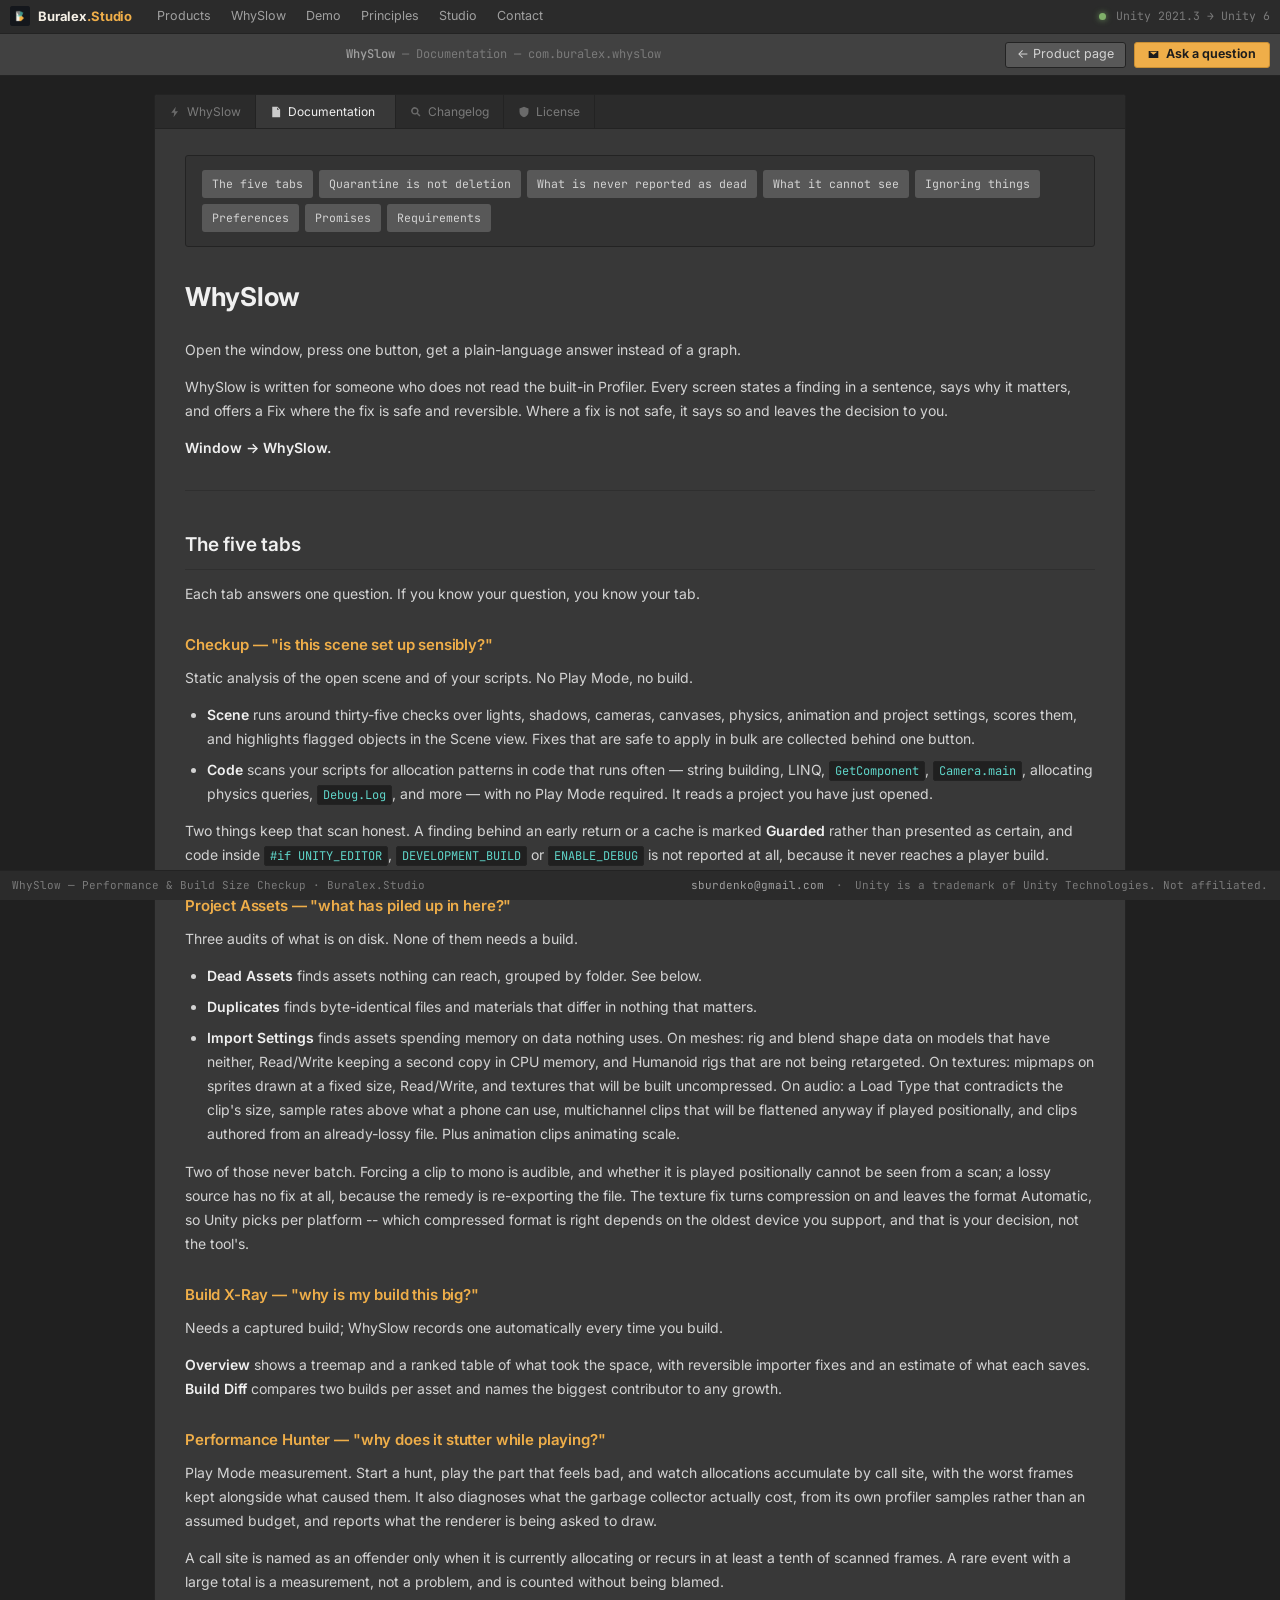
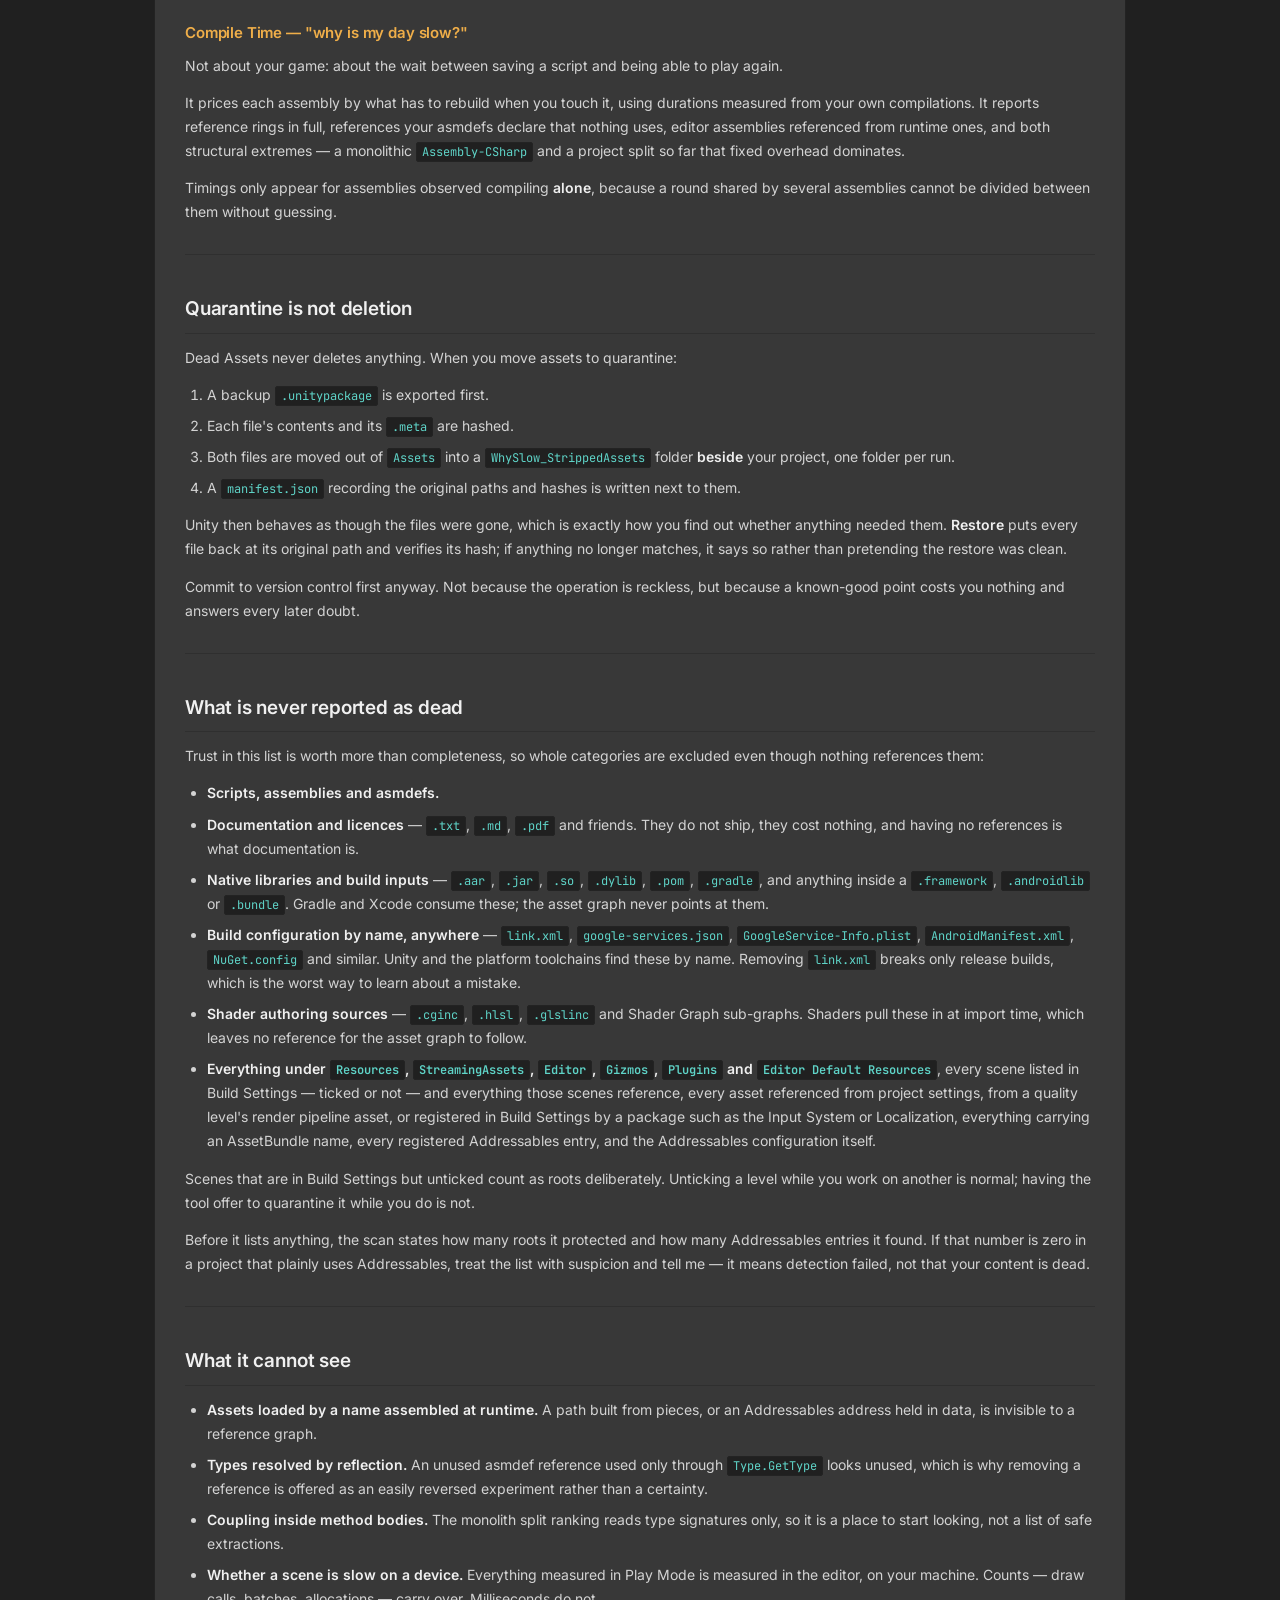
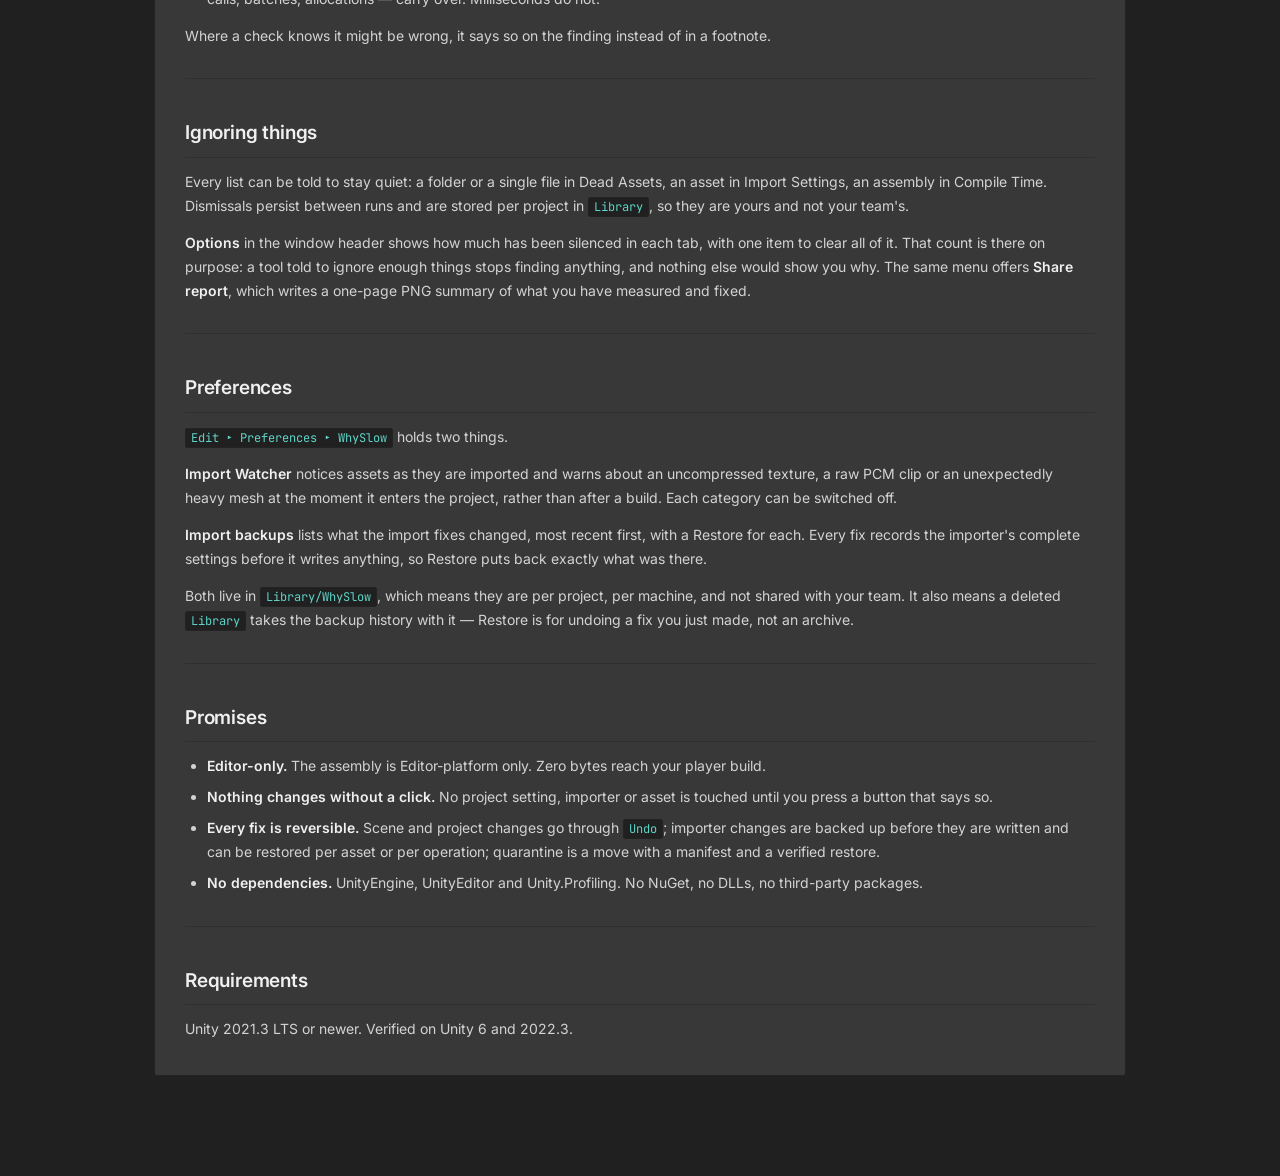
<file: whyslow-docs.html>
<!DOCTYPE html>
<html lang="en">
<head>
<meta charset="utf-8">
<meta name="viewport" content="width=device-width, initial-scale=1">
<title>WhySlow Documentation | Buralex.Studio</title>
<meta name="description" content="How every WhySlow tab works, what it refuses to guess at, and what it cannot see.">
<meta property="og:title" content="WhySlow Documentation">
<meta property="og:description" content="How every WhySlow tab works, what it refuses to guess at, and what it cannot see.">
<meta property="og:image" content="assets/img/buralex-banner-900x600.png">
<link rel="canonical" href="https://sburdenko.github.io/buralex-studio/whyslow-docs.html">
<link rel="icon" href="assets/img/buralex-logo-200x200.png">
<link rel="preconnect" href="https://fonts.googleapis.com">
<link rel="preconnect" href="https://fonts.gstatic.com" crossorigin>
<link href="https://fonts.googleapis.com/css2?family=Inter:wght@400;500;600;700&family=JetBrains+Mono:wght@400;500;600;700&display=swap" rel="stylesheet">
<link rel="stylesheet" href="assets/css/style.css">
<link rel="stylesheet" href="assets/css/docs.css">
</head>
<body>

<svg style="display:none" aria-hidden="true">
  <symbol id="i-bolt" viewBox="0 0 16 16"><path d="M9 1 3 9h4l-1 6 6-8H8l1-6z"/></symbol>
  <symbol id="i-script" viewBox="0 0 16 16"><path d="M3 1h7l3.5 3.5V15H3V1zm6.5 1v3H12L9.5 2zM5 7h6v1H5V7zm0 2.5h6v1H5v-1zm0 2.5h4v1H5v-1z"/></symbol>
  <symbol id="i-search" viewBox="0 0 16 16"><path d="M10.6 9.2a5 5 0 1 0-1.4 1.4l3.4 3.4 1.4-1.4-3.4-3.4zM6.5 9.5a3 3 0 1 1 0-6 3 3 0 0 1 0 6z"/></symbol>
  <symbol id="i-shield" viewBox="0 0 16 16"><path d="M8 1l6 2.2v4.5c0 3.6-2.5 6.4-6 7.3-3.5-.9-6-3.7-6-7.3V3.2L8 1z"/></symbol>
  <symbol id="i-mail" viewBox="0 0 16 16"><path d="M1 3h14v10H1V3zm1.6 1L8 8.2 13.4 4H2.6z"/></symbol>
</svg>

<div class="menubar">
  <a class="menubar__logo" href="index.html">
    <img src="assets/img/buralex-logo-200x200.png" alt="Buralex Studio logo">
    <b>Buralex<i>.Studio</i></b>
  </a>
  <a class="menubar__item" href="index.html#products">Products</a>
  <a class="menubar__item" href="whyslow.html">WhySlow</a>
  <a class="menubar__item" href="demo.html">Demo</a>
  <a class="menubar__item" href="index.html#principles">Principles</a>
  <a class="menubar__item" href="index.html#studio">Studio</a>
  <a class="menubar__item" href="index.html#contact">Contact</a>
  <div class="menubar__spacer"></div>
  <div class="menubar__right">
    <span class="menubar__dot"></span>
    <span>Unity 2021.3 &rarr; Unity 6</span>
  </div>
</div>

<div class="toolbar">
  <div class="toolbar__title"><b>WhySlow</b> — Documentation — com.buralex.whyslow</div>
  <a class="tb-ghost" href="whyslow.html">← Product page</a>
  <a class="tb-cta" href="mailto:sburdenko@gmail.com?subject=WhySlow%20question"><svg style="width:11px;height:11px;fill:currentColor"><use href="#i-mail"/></svg> Ask a question</a>
</div>

<div class="doc__wrap">
  <section class="panel">
    <div class="panel__tabs"><a class="tab" href="whyslow.html"><svg><use href="#i-bolt"/></svg> WhySlow</a><span class="tab is-active"><svg><use href="#i-script"/></svg> Documentation</span><a class="tab" href="whyslow-changelog.html"><svg><use href="#i-search"/></svg> Changelog</a><a class="tab" href="whyslow-license.html"><svg><use href="#i-shield"/></svg> License</a></div>
    <article class="doc">
<nav class="doc__toc"><a href="#the-five-tabs">The five tabs</a><a href="#quarantine-is-not-deletion">Quarantine is not deletion</a><a href="#what-is-never-reported-as-dead">What is never reported as dead</a><a href="#what-it-cannot-see">What it cannot see</a><a href="#ignoring-things">Ignoring things</a><a href="#preferences">Preferences</a><a href="#promises">Promises</a><a href="#requirements">Requirements</a></nav><h1>WhySlow</h1>
<p>Open the window, press one button, get a plain-language answer instead of a graph.</p>
<p>WhySlow is written for someone who does not read the built-in Profiler. Every screen states a finding in a sentence, says why it matters, and offers a Fix where the fix is safe and reversible. Where a fix is not safe, it says so and leaves the decision to you.</p>
<p><strong>Window → WhySlow.</strong></p>
<hr>
<h2 id="the-five-tabs">The five tabs</h2>
<p>Each tab answers one question. If you know your question, you know your tab.</p>
<h3 id="checkup-is-this-scene-set-up-sensibly">Checkup — "is this scene set up sensibly?"</h3>
<p>Static analysis of the open scene and of your scripts. No Play Mode, no build.</p>
<ul>
<li><strong>Scene</strong> runs around thirty-five checks over lights, shadows, cameras, canvases, physics, animation and project settings, scores them, and highlights flagged objects in the Scene view. Fixes that are safe to apply in bulk are collected behind one button.
</li>
<li><strong>Code</strong> scans your scripts for allocation patterns in code that runs often — string building, LINQ, <code>GetComponent</code>, <code>Camera.main</code>, allocating physics queries, <code>Debug.Log</code>, and more — with no Play Mode required. It reads a project you have just opened.
</li></ul>
<p>Two things keep that scan honest. A finding behind an early return or a cache is marked <strong>Guarded</strong> rather than presented as certain, and code inside <code>#if UNITY_EDITOR</code>, <code>DEVELOPMENT_BUILD</code> or <code>ENABLE_DEBUG</code> is not reported at all, because it never reaches a player build.</p>
<h3 id="project-assets-what-has-piled-up-in-here">Project Assets — "what has piled up in here?"</h3>
<p>Three audits of what is on disk. None of them needs a build.</p>
<ul>
<li><strong>Dead Assets</strong> finds assets nothing can reach, grouped by folder. See below.
</li>
<li><strong>Duplicates</strong> finds byte-identical files and materials that differ in nothing that matters.
</li>
<li><strong>Import Settings</strong> finds assets spending memory on data nothing uses. On meshes: rig and blend shape data on models that have neither, Read/Write keeping a second copy in CPU memory, and Humanoid rigs that are not being retargeted. On textures: mipmaps on sprites drawn at a fixed size, Read/Write, and textures that will be built uncompressed. On audio: a Load Type that contradicts the clip's size, sample rates above what a phone can use, multichannel clips that will be flattened anyway if played positionally, and clips authored from an already-lossy file. Plus animation clips animating scale.
</li></ul>
<p>Two of those never batch. Forcing a clip to mono is audible, and whether it is played positionally cannot be seen from a scan; a lossy source has no fix at all, because the remedy is re-exporting the file. The texture fix turns compression on and leaves the format Automatic, so Unity picks per platform -- which compressed format is right depends on the oldest device you support, and that is your decision, not the tool's.</p>
<h3 id="build-x-ray-why-is-my-build-this-big">Build X-Ray — "why is my build this big?"</h3>
<p>Needs a captured build; WhySlow records one automatically every time you build.</p>
<p><strong>Overview</strong> shows a treemap and a ranked table of what took the space, with reversible importer fixes and an estimate of what each saves. <strong>Build Diff</strong> compares two builds per asset and names the biggest contributor to any growth.</p>
<h3 id="performance-hunter-why-does-it-stutter-while-playing">Performance Hunter — "why does it stutter while playing?"</h3>
<p>Play Mode measurement. Start a hunt, play the part that feels bad, and watch allocations accumulate by call site, with the worst frames kept alongside what caused them. It also diagnoses what the garbage collector actually cost, from its own profiler samples rather than an assumed budget, and reports what the renderer is being asked to draw.</p>
<p>A call site is named as an offender only when it is currently allocating or recurs in at least a tenth of scanned frames. A rare event with a large total is a measurement, not a problem, and is counted without being blamed.</p>
<h3 id="compile-time-why-is-my-day-slow">Compile Time — "why is my day slow?"</h3>
<p>Not about your game: about the wait between saving a script and being able to play again.</p>
<p>It prices each assembly by what has to rebuild when you touch it, using durations measured from your own compilations. It reports reference rings in full, references your asmdefs declare that nothing uses, editor assemblies referenced from runtime ones, and both structural extremes — a monolithic <code>Assembly-CSharp</code> and a project split so far that fixed overhead dominates.</p>
<p>Timings only appear for assemblies observed compiling <strong>alone</strong>, because a round shared by several assemblies cannot be divided between them without guessing.</p>
<hr>
<h2 id="quarantine-is-not-deletion">Quarantine is not deletion</h2>
<p>Dead Assets never deletes anything. When you move assets to quarantine:</p>
<ol>
<li>A backup <code>.unitypackage</code> is exported first.
</li>
<li>Each file's contents and its <code>.meta</code> are hashed.
</li>
<li>Both files are moved out of <code>Assets</code> into a <code>WhySlow_StrippedAssets</code> folder <strong>beside</strong> your project, one folder per run.
</li>
<li>A <code>manifest.json</code> recording the original paths and hashes is written next to them.
</li></ol>
<p>Unity then behaves as though the files were gone, which is exactly how you find out whether anything needed them. <strong>Restore</strong> puts every file back at its original path and verifies its hash; if anything no longer matches, it says so rather than pretending the restore was clean.</p>
<p>Commit to version control first anyway. Not because the operation is reckless, but because a known-good point costs you nothing and answers every later doubt.</p>
<hr>
<h2 id="what-is-never-reported-as-dead">What is never reported as dead</h2>
<p>Trust in this list is worth more than completeness, so whole categories are excluded even though nothing references them:</p>
<ul>
<li><strong>Scripts, assemblies and asmdefs.</strong>
</li>
<li><strong>Documentation and licences</strong> — <code>.txt</code>, <code>.md</code>, <code>.pdf</code> and friends. They do not ship, they cost nothing, and having no references is what documentation is.
</li>
<li><strong>Native libraries and build inputs</strong> — <code>.aar</code>, <code>.jar</code>, <code>.so</code>, <code>.dylib</code>, <code>.pom</code>, <code>.gradle</code>, and anything inside a <code>.framework</code>, <code>.androidlib</code> or <code>.bundle</code>. Gradle and Xcode consume these; the asset graph never points at them.
</li>
<li><strong>Build configuration by name, anywhere</strong> — <code>link.xml</code>, <code>google-services.json</code>, <code>GoogleService-Info.plist</code>, <code>AndroidManifest.xml</code>, <code>NuGet.config</code> and similar. Unity and the platform toolchains find these by name. Removing <code>link.xml</code> breaks only release builds, which is the worst way to learn about a mistake.
</li>
<li><strong>Shader authoring sources</strong> — <code>.cginc</code>, <code>.hlsl</code>, <code>.glslinc</code> and Shader Graph sub-graphs. Shaders pull these in at import time, which leaves no reference for the asset graph to follow.
</li>
<li><strong>Everything under <code>Resources</code>, <code>StreamingAssets</code>, <code>Editor</code>, <code>Gizmos</code>, <code>Plugins</code> and <code>Editor Default Resources</code></strong>, every scene listed in Build Settings — ticked or not — and everything those scenes reference, every asset referenced from project settings, from a quality level's render pipeline asset, or registered in Build Settings by a package such as the Input System or Localization, everything carrying an AssetBundle name, every registered Addressables entry, and the Addressables configuration itself.
</li></ul>
<p>Scenes that are in Build Settings but unticked count as roots deliberately. Unticking a level while you work on another is normal; having the tool offer to quarantine it while you do is not.</p>
<p>Before it lists anything, the scan states how many roots it protected and how many Addressables entries it found. If that number is zero in a project that plainly uses Addressables, treat the list with suspicion and tell me — it means detection failed, not that your content is dead.</p>
<hr>
<h2 id="what-it-cannot-see">What it cannot see</h2>
<ul>
<li><strong>Assets loaded by a name assembled at runtime.</strong> A path built from pieces, or an Addressables address held in data, is invisible to a reference graph.
</li>
<li><strong>Types resolved by reflection.</strong> An unused asmdef reference used only through <code>Type.GetType</code> looks unused, which is why removing a reference is offered as an easily reversed experiment rather than a certainty.
</li>
<li><strong>Coupling inside method bodies.</strong> The monolith split ranking reads type signatures only, so it is a place to start looking, not a list of safe extractions.
</li>
<li><strong>Whether a scene is slow on a device.</strong> Everything measured in Play Mode is measured in the editor, on your machine. Counts — draw calls, batches, allocations — carry over. Milliseconds do not.
</li></ul>
<p>Where a check knows it might be wrong, it says so on the finding instead of in a footnote.</p>
<hr>
<h2 id="ignoring-things">Ignoring things</h2>
<p>Every list can be told to stay quiet: a folder or a single file in Dead Assets, an asset in Import Settings, an assembly in Compile Time. Dismissals persist between runs and are stored per project in <code>Library</code>, so they are yours and not your team's.</p>
<p><strong>Options</strong> in the window header shows how much has been silenced in each tab, with one item to clear all of it. That count is there on purpose: a tool told to ignore enough things stops finding anything, and nothing else would show you why. The same menu offers <strong>Share report</strong>, which writes a one-page PNG summary of what you have measured and fixed.</p>
<hr>
<h2 id="preferences">Preferences</h2>
<p><code>Edit ▸ Preferences ▸ WhySlow</code> holds two things.</p>
<p><strong>Import Watcher</strong> notices assets as they are imported and warns about an uncompressed texture, a raw PCM clip or an unexpectedly heavy mesh at the moment it enters the project, rather than after a build. Each category can be switched off.</p>
<p><strong>Import backups</strong> lists what the import fixes changed, most recent first, with a Restore for each. Every fix records the importer's complete settings before it writes anything, so Restore puts back exactly what was there.</p>
<p>Both live in <code>Library/WhySlow</code>, which means they are per project, per machine, and not shared with your team. It also means a deleted <code>Library</code> takes the backup history with it — Restore is for undoing a fix you just made, not an archive.</p>
<hr>
<h2 id="promises">Promises</h2>
<ul>
<li><strong>Editor-only.</strong> The assembly is Editor-platform only. Zero bytes reach your player build.
</li>
<li><strong>Nothing changes without a click.</strong> No project setting, importer or asset is touched until you press a button that says so.
</li>
<li><strong>Every fix is reversible.</strong> Scene and project changes go through <code>Undo</code>; importer changes are backed up before they are written and can be restored per asset or per operation; quarantine is a move with a manifest and a verified restore.
</li>
<li><strong>No dependencies.</strong> UnityEngine, UnityEditor and Unity.Profiling. No NuGet, no DLLs, no third-party packages.
</li></ul>
<hr>
<h2 id="requirements">Requirements</h2>
<p>Unity 2021.3 LTS or newer. Verified on Unity 6 and 2022.3.</p>
    </article>
  </section>
</div>

<div class="statusbar">
  <span class="keep">WhySlow — Performance &amp; Build Size Checkup · Buralex.Studio</span>
  <span class="push"><a href="mailto:sburdenko@gmail.com">sburdenko@gmail.com</a></span>
  <span>·</span>
  <span>Unity is a trademark of Unity Technologies. Not affiliated.</span>
</div>

</body>
</html>
</file>
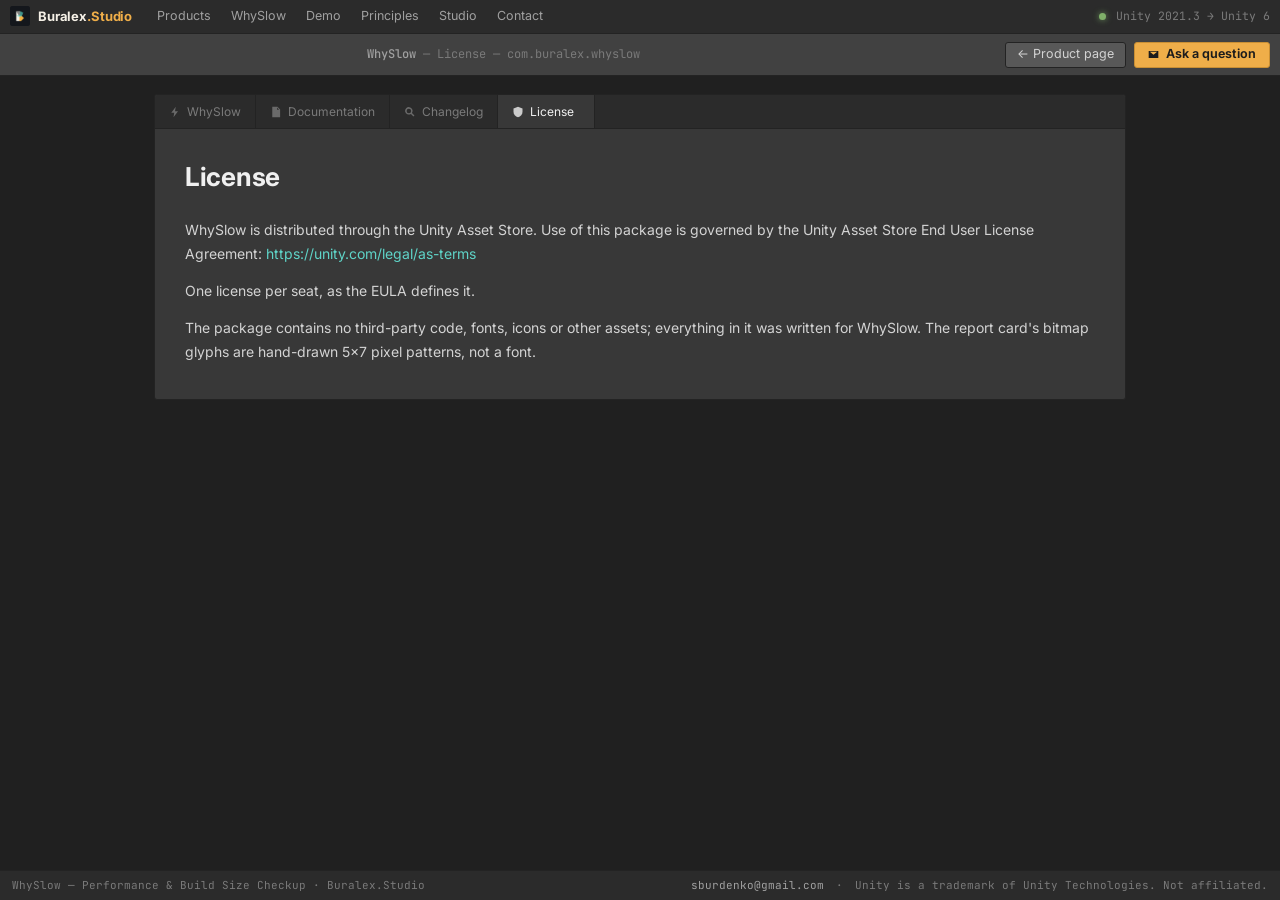
<file: whyslow-license.html>
<!DOCTYPE html>
<html lang="en">
<head>
<meta charset="utf-8">
<meta name="viewport" content="width=device-width, initial-scale=1">
<title>WhySlow License | Buralex.Studio</title>
<meta name="description" content="Licensing and third-party content for WhySlow.">
<meta property="og:title" content="WhySlow License">
<meta property="og:description" content="Licensing and third-party content for WhySlow.">
<meta property="og:image" content="assets/img/buralex-banner-900x600.png">
<link rel="canonical" href="https://sburdenko.github.io/buralex-studio/whyslow-license.html">
<link rel="icon" href="assets/img/buralex-logo-200x200.png">
<link rel="preconnect" href="https://fonts.googleapis.com">
<link rel="preconnect" href="https://fonts.gstatic.com" crossorigin>
<link href="https://fonts.googleapis.com/css2?family=Inter:wght@400;500;600;700&family=JetBrains+Mono:wght@400;500;600;700&display=swap" rel="stylesheet">
<link rel="stylesheet" href="assets/css/style.css">
<link rel="stylesheet" href="assets/css/docs.css">
</head>
<body>

<svg style="display:none" aria-hidden="true">
  <symbol id="i-bolt" viewBox="0 0 16 16"><path d="M9 1 3 9h4l-1 6 6-8H8l1-6z"/></symbol>
  <symbol id="i-script" viewBox="0 0 16 16"><path d="M3 1h7l3.5 3.5V15H3V1zm6.5 1v3H12L9.5 2zM5 7h6v1H5V7zm0 2.5h6v1H5v-1zm0 2.5h4v1H5v-1z"/></symbol>
  <symbol id="i-search" viewBox="0 0 16 16"><path d="M10.6 9.2a5 5 0 1 0-1.4 1.4l3.4 3.4 1.4-1.4-3.4-3.4zM6.5 9.5a3 3 0 1 1 0-6 3 3 0 0 1 0 6z"/></symbol>
  <symbol id="i-shield" viewBox="0 0 16 16"><path d="M8 1l6 2.2v4.5c0 3.6-2.5 6.4-6 7.3-3.5-.9-6-3.7-6-7.3V3.2L8 1z"/></symbol>
  <symbol id="i-mail" viewBox="0 0 16 16"><path d="M1 3h14v10H1V3zm1.6 1L8 8.2 13.4 4H2.6z"/></symbol>
</svg>

<div class="menubar">
  <a class="menubar__logo" href="index.html">
    <img src="assets/img/buralex-logo-200x200.png" alt="Buralex Studio logo">
    <b>Buralex<i>.Studio</i></b>
  </a>
  <a class="menubar__item" href="index.html#products">Products</a>
  <a class="menubar__item" href="whyslow.html">WhySlow</a>
  <a class="menubar__item" href="demo.html">Demo</a>
  <a class="menubar__item" href="index.html#principles">Principles</a>
  <a class="menubar__item" href="index.html#studio">Studio</a>
  <a class="menubar__item" href="index.html#contact">Contact</a>
  <div class="menubar__spacer"></div>
  <div class="menubar__right">
    <span class="menubar__dot"></span>
    <span>Unity 2021.3 &rarr; Unity 6</span>
  </div>
</div>

<div class="toolbar">
  <div class="toolbar__title"><b>WhySlow</b> — License — com.buralex.whyslow</div>
  <a class="tb-ghost" href="whyslow.html">← Product page</a>
  <a class="tb-cta" href="mailto:sburdenko@gmail.com?subject=WhySlow%20question"><svg style="width:11px;height:11px;fill:currentColor"><use href="#i-mail"/></svg> Ask a question</a>
</div>

<div class="doc__wrap">
  <section class="panel">
    <div class="panel__tabs"><a class="tab" href="whyslow.html"><svg><use href="#i-bolt"/></svg> WhySlow</a><a class="tab" href="whyslow-docs.html"><svg><use href="#i-script"/></svg> Documentation</a><a class="tab" href="whyslow-changelog.html"><svg><use href="#i-search"/></svg> Changelog</a><span class="tab is-active"><svg><use href="#i-shield"/></svg> License</span></div>
    <article class="doc">
<h1>License</h1>
<p>WhySlow is distributed through the Unity Asset Store. Use of this package is governed by the Unity Asset Store End User License Agreement: <a href="https://unity.com/legal/as-terms">https://unity.com/legal/as-terms</a></p>
<p>One license per seat, as the EULA defines it.</p>
<p>The package contains no third-party code, fonts, icons or other assets; everything in it was written for WhySlow. The report card's bitmap glyphs are hand-drawn 5×7 pixel patterns, not a font.</p>
    </article>
  </section>
</div>

<div class="statusbar">
  <span class="keep">WhySlow — Performance &amp; Build Size Checkup · Buralex.Studio</span>
  <span class="push"><a href="mailto:sburdenko@gmail.com">sburdenko@gmail.com</a></span>
  <span>·</span>
  <span>Unity is a trademark of Unity Technologies. Not affiliated.</span>
</div>

</body>
</html>
</file>
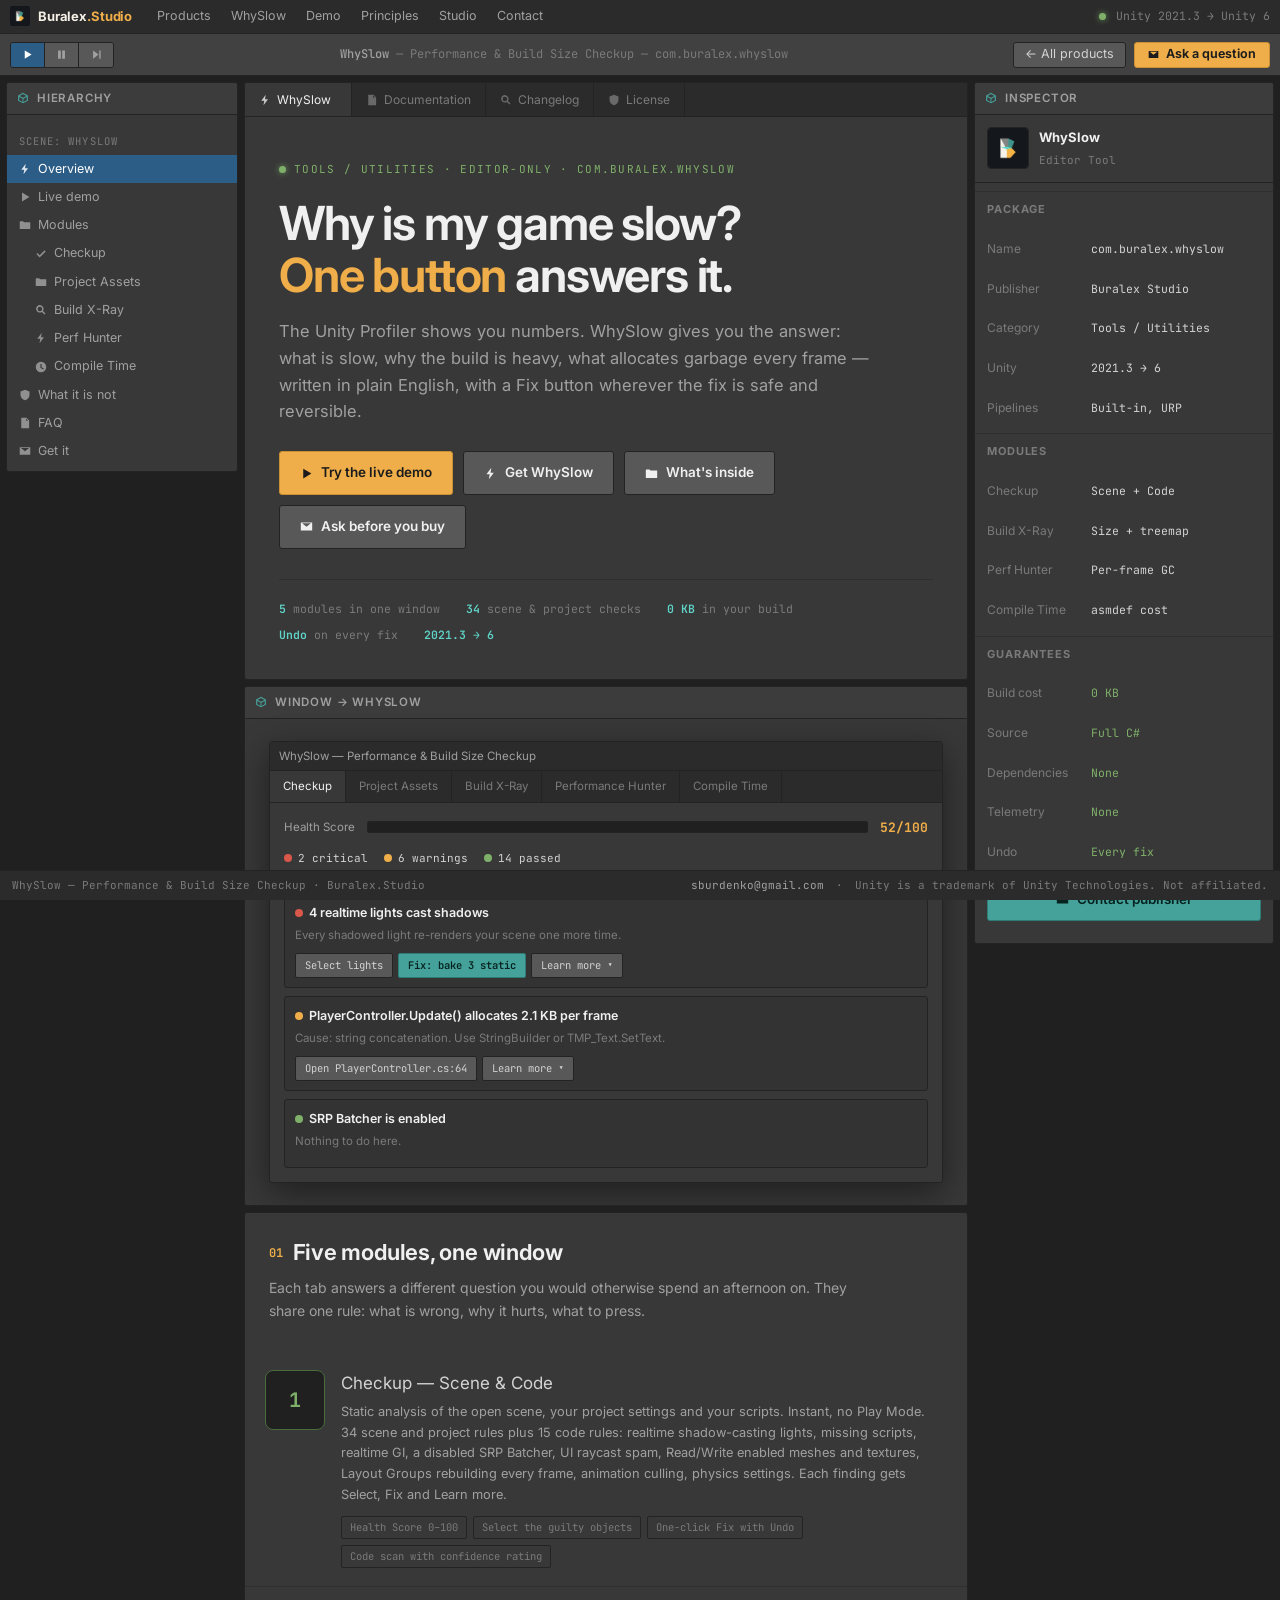
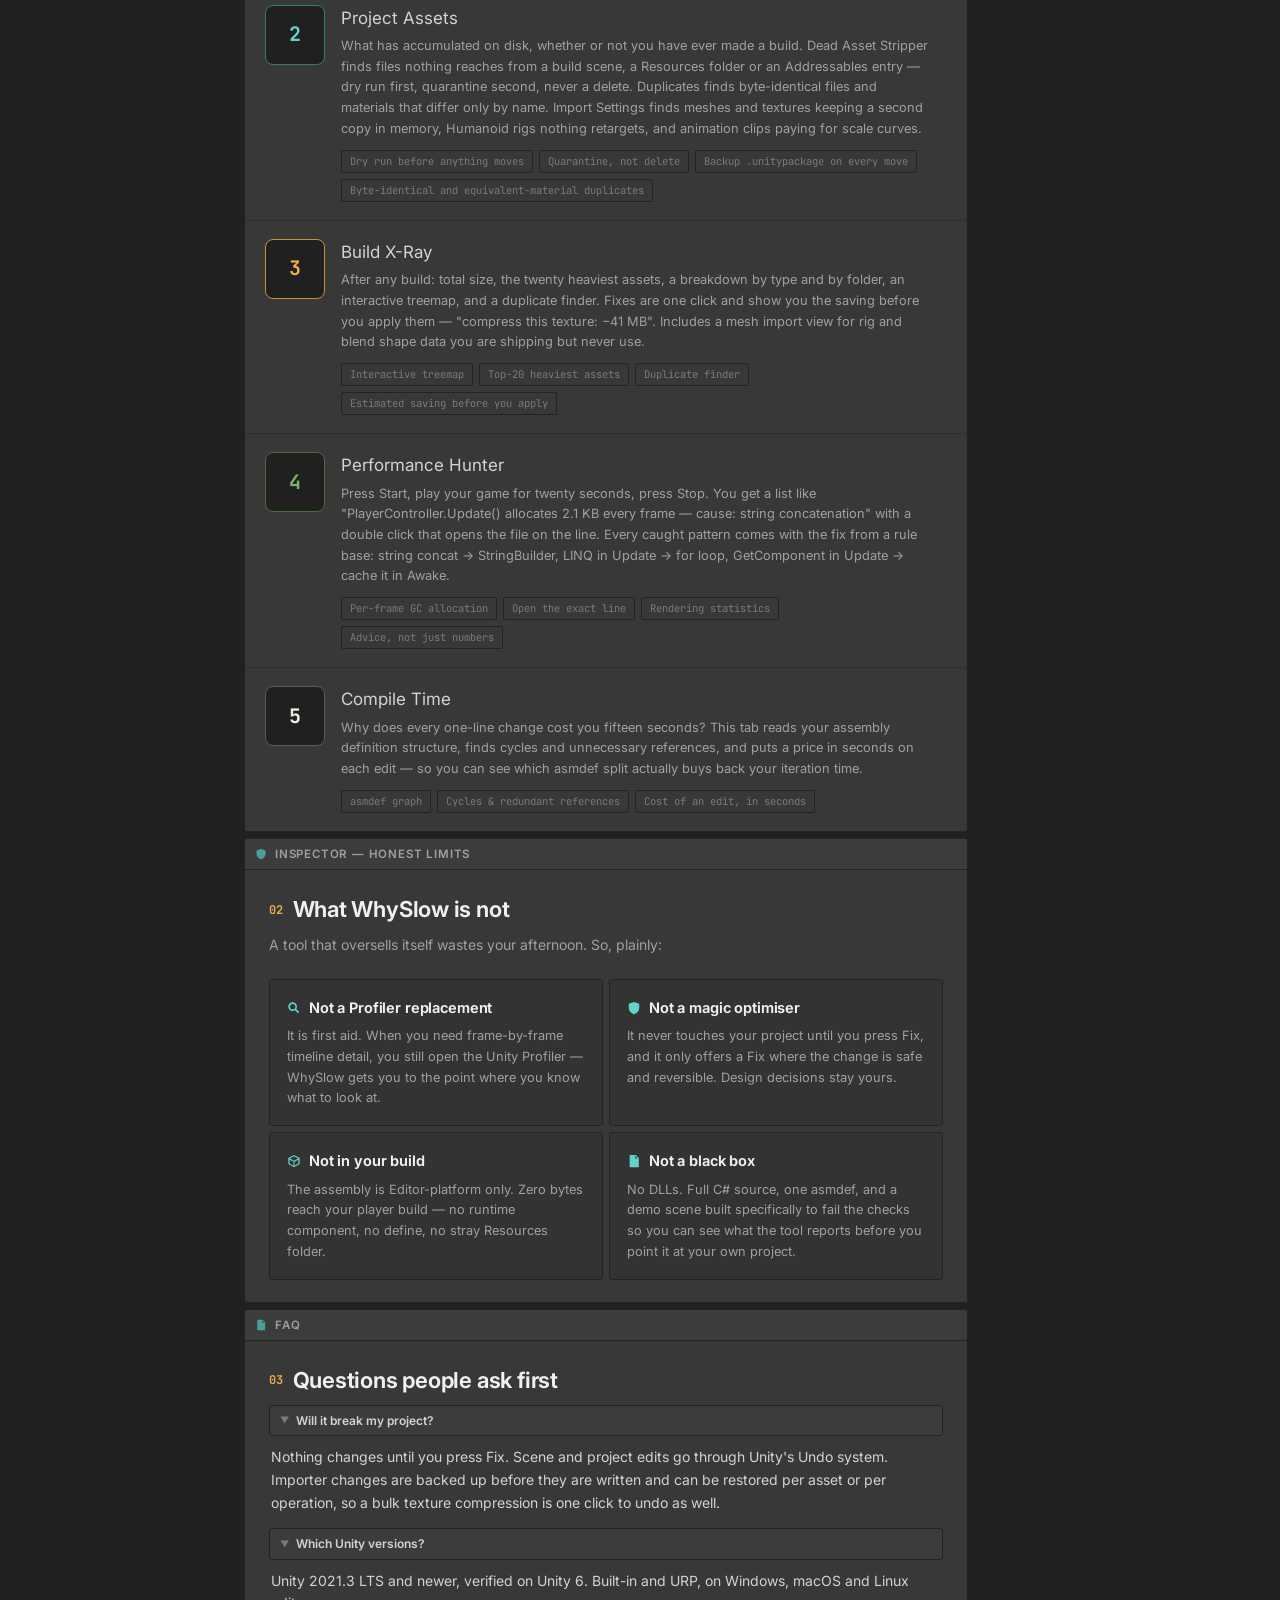
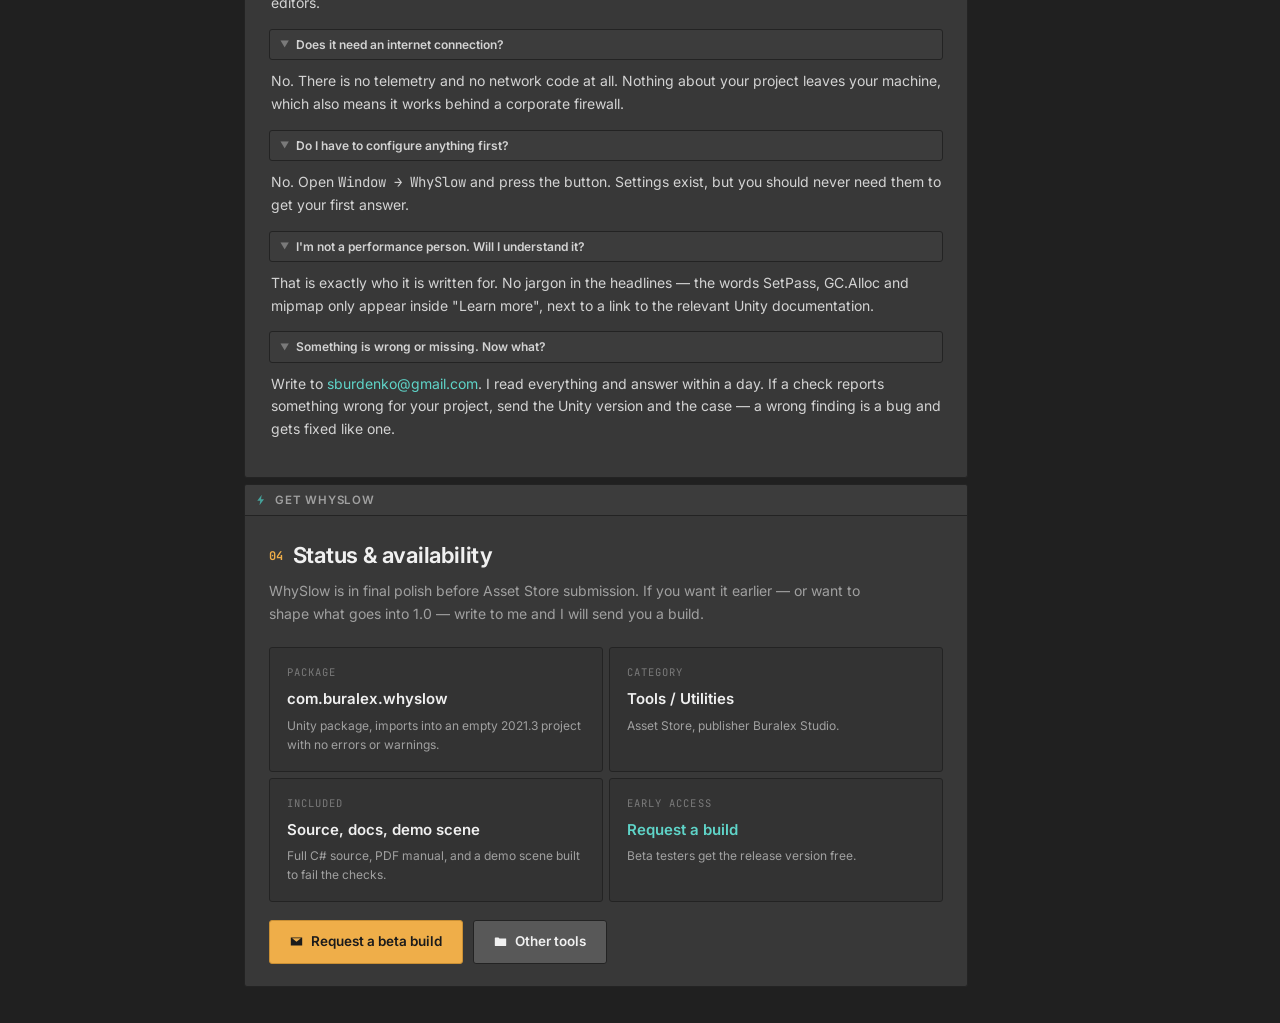
<file: whyslow.html>
<!DOCTYPE html>
<html lang="en">
<head>
<meta charset="utf-8">
<meta name="viewport" content="width=device-width, initial-scale=1">
<title>WhySlow — Performance &amp; Build Size Checkup for Unity | Buralex.Studio</title>
<meta name="description" content="WhySlow tells you why your game is slow, why your build is huge, and which line allocates garbage every frame — in plain English, with undoable Fix buttons. Editor-only, full C# source, Unity 2021.3 to Unity 6.">
<meta property="og:title" content="WhySlow — Performance & Build Size Checkup for Unity">
<meta property="og:description" content="One window. One button. A plain-English answer, with Fix buttons that are always undoable.">
<meta property="og:image" content="assets/img/buralex-banner-900x600.png">
<link rel="icon" href="assets/img/buralex-logo-200x200.png">
<link rel="preconnect" href="https://fonts.googleapis.com">
<link rel="preconnect" href="https://fonts.gstatic.com" crossorigin>
<link href="https://fonts.googleapis.com/css2?family=Inter:wght@400;500;600;700&family=JetBrains+Mono:wght@400;500;600;700&display=swap" rel="stylesheet">
<link rel="stylesheet" href="assets/css/style.css">
</head>
<body>

<svg style="display:none" aria-hidden="true">
  <symbol id="i-cube" viewBox="0 0 16 16"><path d="M8 1 1.5 4.5v7L8 15l6.5-3.5v-7L8 1zm0 1.7 4.6 2.5L8 7.7 3.4 5.2 8 2.7zM3 6.5l4.4 2.4v4.4L3 10.9V6.5zm5.6 6.8V8.9L13 6.5v4.4l-4.4 2.4z"/></symbol>
  <symbol id="i-folder" viewBox="0 0 16 16"><path d="M1.5 3h4l1.2 1.4H14.5c.3 0 .5.2.5.5v8c0 .3-.2.5-.5.5h-13c-.3 0-.5-.2-.5-.5v-9c0-.3.2-.5.5-.5z"/></symbol>
  <symbol id="i-script" viewBox="0 0 16 16"><path d="M3 1h7l3.5 3.5V15H3V1zm6.5 1v3H12L9.5 2zM5 7h6v1H5V7zm0 2.5h6v1H5v-1zm0 2.5h4v1H5v-1z"/></symbol>
  <symbol id="i-bolt" viewBox="0 0 16 16"><path d="M9 1 3 9h4l-1 6 6-8H8l1-6z"/></symbol>
  <symbol id="i-mail" viewBox="0 0 16 16"><path d="M1 3h14v10H1V3zm1.6 1L8 8.2 13.4 4H2.6z"/></symbol>
  <symbol id="i-play" viewBox="0 0 16 16"><path d="M4 2l10 6-10 6V2z"/></symbol>
  <symbol id="i-pause" viewBox="0 0 16 16"><path d="M3 2h4v12H3V2zm6 0h4v12H9V2z"/></symbol>
  <symbol id="i-step" viewBox="0 0 16 16"><path d="M3 2l8 6-8 6V2zm9 0h2v12h-2V2z"/></symbol>
  <symbol id="i-check" viewBox="0 0 16 16"><path d="M6.2 12.5 1.8 8.1l1.4-1.4 3 3 6.6-6.6 1.4 1.4z"/></symbol>
  <symbol id="i-shield" viewBox="0 0 16 16"><path d="M8 1l6 2.2v4.5c0 3.6-2.5 6.4-6 7.3-3.5-.9-6-3.7-6-7.3V3.2L8 1z"/></symbol>
  <symbol id="i-search" viewBox="0 0 16 16"><path d="M10.6 9.2a5 5 0 1 0-1.4 1.4l3.4 3.4 1.4-1.4-3.4-3.4zM6.5 9.5a3 3 0 1 1 0-6 3 3 0 0 1 0 6z"/></symbol>
  <symbol id="i-clock" viewBox="0 0 16 16"><path d="M8 1a7 7 0 1 0 0 14A7 7 0 0 0 8 1zm.8 3v4.2l3 1.8-.8 1.3L7.2 9V4h1.6z"/></symbol>
</svg>

<div class="menubar">
  <a class="menubar__logo" href="index.html">
    <img src="assets/img/buralex-logo-200x200.png" alt="Buralex Studio logo">
    <b>Buralex<i>.Studio</i></b>
  </a>
  <a class="menubar__item" href="index.html#products">Products</a>
  <a class="menubar__item" href="whyslow.html">WhySlow</a>
  <a class="menubar__item" href="demo.html">Demo</a>
  <a class="menubar__item" href="index.html#principles">Principles</a>
  <a class="menubar__item" href="index.html#studio">Studio</a>
  <a class="menubar__item" href="index.html#contact">Contact</a>
  <div class="menubar__spacer"></div>
  <div class="menubar__right">
    <span class="menubar__dot"></span>
    <span>Unity 2021.3 &rarr; Unity 6</span>
  </div>
</div>

<div class="toolbar">
  <div class="tb-group">
    <span class="tb-btn is-on"><svg><use href="#i-play"/></svg></span>
    <span class="tb-btn"><svg><use href="#i-pause"/></svg></span>
    <span class="tb-btn"><svg><use href="#i-step"/></svg></span>
  </div>
  <div class="toolbar__title"><b>WhySlow</b> — Performance &amp; Build Size Checkup — com.buralex.whyslow</div>
  <a class="tb-ghost" href="index.html">← All products</a>
  <a class="tb-cta" href="mailto:sburdenko@gmail.com?subject=WhySlow"><svg style="width:11px;height:11px;fill:currentColor"><use href="#i-mail"/></svg> Ask a question</a>
</div>

<div class="shell">

  <aside class="col-nav">
    <div class="panel">
      <div class="panel__head"><svg><use href="#i-cube"/></svg> Hierarchy</div>
      <nav class="tree">
        <div class="tree__label-group">Scene: WhySlow</div>
        <a class="tree__row is-active" href="#top"><svg><use href="#i-bolt"/></svg> Overview</a>
        <a class="tree__row" href="demo.html"><svg><use href="#i-play"/></svg> Live demo</a>
        <a class="tree__row" href="#modules"><svg><use href="#i-folder"/></svg> Modules</a>
        <a class="tree__row is-child" href="#checkup"><svg><use href="#i-check"/></svg> Checkup</a>
        <a class="tree__row is-child" href="#assets"><svg><use href="#i-folder"/></svg> Project Assets</a>
        <a class="tree__row is-child" href="#xray"><svg><use href="#i-search"/></svg> Build X-Ray</a>
        <a class="tree__row is-child" href="#hunter"><svg><use href="#i-bolt"/></svg> Perf Hunter</a>
        <a class="tree__row is-child" href="#compile"><svg><use href="#i-clock"/></svg> Compile Time</a>
        <a class="tree__row" href="#not"><svg><use href="#i-shield"/></svg> What it is not</a>
        <a class="tree__row" href="#faq"><svg><use href="#i-script"/></svg> FAQ</a>
        <a class="tree__row" href="#get"><svg><use href="#i-mail"/></svg> Get it</a>
      </nav>
    </div>
  </aside>

  <main class="col-main" id="top">

    <section class="panel">
      <div class="panel__tabs">
        <span class="tab is-active"><svg><use href="#i-bolt"/></svg> WhySlow</span>
        <a class="tab" href="whyslow-docs.html"><svg><use href="#i-script"/></svg> Documentation</a>
        <a class="tab" href="whyslow-changelog.html"><svg><use href="#i-search"/></svg> Changelog</a>
        <a class="tab" href="whyslow-license.html"><svg><use href="#i-shield"/></svg> License</a>
      </div>
      <div class="hero">
        <div class="hero__eyebrow"><span class="menubar__dot"></span> Tools / Utilities · Editor-only · com.buralex.whyslow</div>
        <h1>Why is my game slow? <span class="hl">One button</span> answers it.</h1>
        <p class="hero__lead">
          The Unity Profiler shows you numbers. WhySlow gives you the answer: what is slow, why
          the build is heavy, what allocates garbage every frame — written in plain English, with
          a Fix button wherever the fix is safe and reversible.
        </p>
        <div class="hero__actions">
          <a class="btn btn--primary" href="demo.html"><svg><use href="#i-play"/></svg> Try the live demo</a>
          <a class="btn" href="#get"><svg><use href="#i-bolt"/></svg> Get WhySlow</a>
          <a class="btn" href="#modules"><svg><use href="#i-folder"/></svg> What's inside</a>
          <a class="btn" href="mailto:sburdenko@gmail.com?subject=WhySlow%20question"><svg><use href="#i-mail"/></svg> Ask before you buy</a>
        </div>
        <div class="hero__facts">
          <span><b>5</b> modules in one window</span>
          <span><b>34</b> scene &amp; project checks</span>
          <span><b>0 KB</b> in your build</span>
          <span><b>Undo</b> on every fix</span>
          <span><b>2021.3 → 6</b></span>
        </div>
      </div>
    </section>

    <section class="panel">
      <div class="panel__head"><svg><use href="#i-cube"/></svg> Window → WhySlow</div>
      <div class="panel__body">
        <div class="mock">
          <div class="mock__bar">WhySlow — Performance &amp; Build Size Checkup</div>
          <div class="mock__tabs">
            <span class="mock__tab on">Checkup</span>
            <span class="mock__tab">Project Assets</span>
            <span class="mock__tab">Build X-Ray</span>
            <span class="mock__tab">Performance Hunter</span>
            <span class="mock__tab">Compile Time</span>
          </div>
          <div class="mock__body">
            <div class="score">
              <span class="score__label">Health Score</span>
              <span class="score__bar"><span class="score__fill"></span></span>
              <span class="score__val">52/100</span>
            </div>
            <div class="tally">
              <i><span class="dot dot--red"></span>2 critical</i>
              <i><span class="dot dot--amber"></span>6 warnings</i>
              <i><span class="dot dot--green"></span>14 passed</i>
            </div>
            <div class="issue">
              <div class="issue__title"><span class="dot dot--red"></span>4 realtime lights cast shadows</div>
              <div class="issue__why">Every shadowed light re-renders your scene one more time.</div>
              <div class="issue__btns">
                <span class="mini">Select lights</span><span class="mini mini--fix">Fix: bake 3 static</span><span class="mini">Learn more ▾</span>
              </div>
            </div>
            <div class="issue">
              <div class="issue__title"><span class="dot dot--amber"></span>PlayerController.Update() allocates 2.1 KB per frame</div>
              <div class="issue__why">Cause: string concatenation. Use StringBuilder or TMP_Text.SetText.</div>
              <div class="issue__btns">
                <span class="mini">Open PlayerController.cs:64</span><span class="mini">Learn more ▾</span>
              </div>
            </div>
            <div class="issue" style="margin-bottom:0">
              <div class="issue__title"><span class="dot dot--green"></span>SRP Batcher is enabled</div>
              <div class="issue__why">Nothing to do here.</div>
            </div>
          </div>
        </div>
      </div>
    </section>

    <section class="panel" id="modules">
      <div class="panel__body" style="padding-bottom:8px">
        <h2 class="sec-title"><span class="num">01</span> Five modules, one window</h2>
        <p class="sec-sub">
          Each tab answers a different question you would otherwise spend an afternoon on.
          They share one rule: what is wrong, why it hurts, what to press.
        </p>
      </div>

      <div class="product" id="checkup">
        <div class="product__icon" style="color:var(--green);border-color:#4a6b3c">1</div>
        <div>
          <div class="product__title">Checkup — Scene &amp; Code</div>
          <div class="product__tag">
            Static analysis of the open scene, your project settings and your scripts. Instant,
            no Play Mode. 34 scene and project rules plus 15 code rules: realtime shadow-casting lights,
            missing scripts, realtime GI, a disabled SRP Batcher, UI raycast spam, Read/Write
            enabled meshes and textures, Layout Groups rebuilding every frame, animation culling,
            physics settings. Each finding gets Select, Fix and Learn more.
          </div>
          <div class="product__meta">
            <span class="chip">Health Score 0–100</span>
            <span class="chip">Select the guilty objects</span>
            <span class="chip">One-click Fix with Undo</span>
            <span class="chip">Code scan with confidence rating</span>
          </div>
        </div>
      </div>

      <div class="product" id="assets">
        <div class="product__icon" style="color:var(--teal-light);border-color:#2f7c76">2</div>
        <div>
          <div class="product__title">Project Assets</div>
          <div class="product__tag">
            What has accumulated on disk, whether or not you have ever made a build. Dead Asset
            Stripper finds files nothing reaches from a build scene, a Resources folder or an
            Addressables entry — dry run first, quarantine second, never a delete. Duplicates
            finds byte-identical files and materials that differ only by name. Import Settings
            finds meshes and textures keeping a second copy in memory, Humanoid rigs nothing
            retargets, and animation clips paying for scale curves.
          </div>
          <div class="product__meta">
            <span class="chip">Dry run before anything moves</span>
            <span class="chip">Quarantine, not delete</span>
            <span class="chip">Backup .unitypackage on every move</span>
            <span class="chip">Byte-identical and equivalent-material duplicates</span>
          </div>
        </div>
      </div>

      <div class="product" id="xray">
        <div class="product__icon" style="color:var(--amber);border-color:var(--amber-dim)">3</div>
        <div>
          <div class="product__title">Build X-Ray</div>
          <div class="product__tag">
            After any build: total size, the twenty heaviest assets, a breakdown by type and by
            folder, an interactive treemap, and a duplicate finder. Fixes are one click and show
            you the saving before you apply them — "compress this texture: −41 MB". Includes a
            mesh import view for rig and blend shape data you are shipping but never use.
          </div>
          <div class="product__meta">
            <span class="chip">Interactive treemap</span>
            <span class="chip">Top-20 heaviest assets</span>
            <span class="chip">Duplicate finder</span>
            <span class="chip">Estimated saving before you apply</span>
          </div>
        </div>
      </div>

      <div class="product" id="hunter">
        <div class="product__icon" style="color:var(--green);border-color:#4a6b3c">4</div>
        <div>
          <div class="product__title">Performance Hunter</div>
          <div class="product__tag">
            Press Start, play your game for twenty seconds, press Stop. You get a list like
            "PlayerController.Update() allocates 2.1 KB every frame — cause: string
            concatenation" with a double click that opens the file on the line. Every caught
            pattern comes with the fix from a rule base: string concat → StringBuilder, LINQ in
            Update → for loop, GetComponent in Update → cache it in Awake.
          </div>
          <div class="product__meta">
            <span class="chip">Per-frame GC allocation</span>
            <span class="chip">Open the exact line</span>
            <span class="chip">Rendering statistics</span>
            <span class="chip">Advice, not just numbers</span>
          </div>
        </div>
      </div>

      <div class="product" id="compile">
        <div class="product__icon" style="color:var(--cream);border-color:#5a5a5a">5</div>
        <div>
          <div class="product__title">Compile Time</div>
          <div class="product__tag">
            Why does every one-line change cost you fifteen seconds? This tab reads your assembly
            definition structure, finds cycles and unnecessary references, and puts a price in
            seconds on each edit — so you can see which asmdef split actually buys back your
            iteration time.
          </div>
          <div class="product__meta">
            <span class="chip">asmdef graph</span>
            <span class="chip">Cycles &amp; redundant references</span>
            <span class="chip">Cost of an edit, in seconds</span>
          </div>
        </div>
      </div>
    </section>

    <section class="panel" id="not">
      <div class="panel__head"><svg><use href="#i-shield"/></svg> Inspector — honest limits</div>
      <div class="panel__body">
        <h2 class="sec-title"><span class="num">02</span> What WhySlow is not</h2>
        <p class="sec-sub">A tool that oversells itself wastes your afternoon. So, plainly:</p>
        <div class="grid grid--2">
          <div class="card">
            <h3><svg><use href="#i-search"/></svg> Not a Profiler replacement</h3>
            <p>It is first aid. When you need frame-by-frame timeline detail, you still open the Unity Profiler — WhySlow gets you to the point where you know what to look at.</p>
          </div>
          <div class="card">
            <h3><svg><use href="#i-shield"/></svg> Not a magic optimiser</h3>
            <p>It never touches your project until you press Fix, and it only offers a Fix where the change is safe and reversible. Design decisions stay yours.</p>
          </div>
          <div class="card">
            <h3><svg><use href="#i-cube"/></svg> Not in your build</h3>
            <p>The assembly is Editor-platform only. Zero bytes reach your player build — no runtime component, no define, no stray Resources folder.</p>
          </div>
          <div class="card">
            <h3><svg><use href="#i-script"/></svg> Not a black box</h3>
            <p>No DLLs. Full C# source, one asmdef, and a demo scene built specifically to fail the checks so you can see what the tool reports before you point it at your own project.</p>
          </div>
        </div>
      </div>
    </section>

    <section class="panel" id="faq">
      <div class="panel__head"><svg><use href="#i-script"/></svg> FAQ</div>
      <div class="panel__body">
        <h2 class="sec-title"><span class="num">03</span> Questions people ask first</h2>

        <div class="foldout"><span class="arrow">▼</span> Will it break my project?</div>
        <p style="margin-left:2px">
          Nothing changes until you press Fix. Scene and project edits go through Unity's Undo
          system. Importer changes are backed up before they are written and can be restored per
          asset or per operation, so a bulk texture compression is one click to undo as well.
        </p>

        <div class="foldout"><span class="arrow">▼</span> Which Unity versions?</div>
        <p style="margin-left:2px">
          Unity 2021.3 LTS and newer, verified on Unity 6. Built-in and URP, on Windows, macOS
          and Linux editors.
        </p>

        <div class="foldout"><span class="arrow">▼</span> Does it need an internet connection?</div>
        <p style="margin-left:2px">
          No. There is no telemetry and no network code at all. Nothing about your project leaves
          your machine, which also means it works behind a corporate firewall.
        </p>

        <div class="foldout"><span class="arrow">▼</span> Do I have to configure anything first?</div>
        <p style="margin-left:2px">
          No. Open <span class="mono">Window → WhySlow</span> and press the button. Settings exist,
          but you should never need them to get your first answer.
        </p>

        <div class="foldout"><span class="arrow">▼</span> I'm not a performance person. Will I understand it?</div>
        <p style="margin-left:2px">
          That is exactly who it is written for. No jargon in the headlines — the words SetPass,
          GC.Alloc and mipmap only appear inside "Learn more", next to a link to the relevant
          Unity documentation.
        </p>

        <div class="foldout"><span class="arrow">▼</span> Something is wrong or missing. Now what?</div>
        <p style="margin-left:2px">
          Write to <a href="mailto:sburdenko@gmail.com">sburdenko@gmail.com</a>. I read everything
          and answer within a day. If a check reports something wrong for your project, send the
          Unity version and the case — a wrong finding is a bug and gets fixed like one.
        </p>
      </div>
    </section>

    <section class="panel" id="get">
      <div class="panel__head"><svg><use href="#i-bolt"/></svg> Get WhySlow</div>
      <div class="panel__body">
        <h2 class="sec-title"><span class="num">04</span> Status &amp; availability</h2>
        <p class="sec-sub">
          WhySlow is in final polish before Asset Store submission. If you want it earlier —
          or want to shape what goes into 1.0 — write to me and I will send you a build.
        </p>

        <div class="contact-grid">
          <div class="contact-card">
            <div class="k">Package</div>
            <div class="v">com.buralex.whyslow</div>
            <div class="n">Unity package, imports into an empty 2021.3 project with no errors or warnings.</div>
          </div>
          <div class="contact-card">
            <div class="k">Category</div>
            <div class="v">Tools / Utilities</div>
            <div class="n">Asset Store, publisher Buralex Studio.</div>
          </div>
          <div class="contact-card">
            <div class="k">Included</div>
            <div class="v">Source, docs, demo scene</div>
            <div class="n">Full C# source, PDF manual, and a demo scene built to fail the checks.</div>
          </div>
          <div class="contact-card">
            <div class="k">Early access</div>
            <div class="v"><a href="mailto:sburdenko@gmail.com?subject=WhySlow%20beta">Request a build</a></div>
            <div class="n">Beta testers get the release version free.</div>
          </div>
        </div>

        <div style="margin-top:18px;display:flex;gap:10px;flex-wrap:wrap">
          <a class="btn btn--primary" href="mailto:sburdenko@gmail.com?subject=WhySlow%20beta"><svg><use href="#i-mail"/></svg> Request a beta build</a>
          <a class="btn" href="index.html#products"><svg><use href="#i-folder"/></svg> Other tools</a>
        </div>
      </div>
    </section>

  </main>

  <aside class="col-side">
    <div class="panel">
      <div class="panel__head"><svg><use href="#i-cube"/></svg> Inspector</div>
      <div class="insp">
        <div class="insp__obj">
          <img src="assets/img/buralex-logo-200x200.png" alt="WhySlow">
          <div>
            <b>WhySlow</b>
            <span>Editor Tool</span>
          </div>
        </div>
        <div class="insp__group">Package</div>
        <dl class="prop"><dt>Name</dt><dd>com.buralex.whyslow</dd></dl>
        <dl class="prop"><dt>Publisher</dt><dd>Buralex Studio</dd></dl>
        <dl class="prop"><dt>Category</dt><dd>Tools / Utilities</dd></dl>
        <dl class="prop"><dt>Unity</dt><dd>2021.3 → 6</dd></dl>
        <dl class="prop"><dt>Pipelines</dt><dd>Built-in, URP</dd></dl>

        <div class="insp__group">Modules</div>
        <dl class="prop"><dt>Checkup</dt><dd>Scene + Code</dd></dl>
        <dl class="prop"><dt>Build X-Ray</dt><dd>Size + treemap</dd></dl>
        <dl class="prop"><dt>Perf Hunter</dt><dd>Per-frame GC</dd></dl>
        <dl class="prop"><dt>Compile Time</dt><dd>asmdef cost</dd></dl>

        <div class="insp__group">Guarantees</div>
        <dl class="prop"><dt>Build cost</dt><dd style="color:var(--green)">0 KB</dd></dl>
        <dl class="prop"><dt>Source</dt><dd style="color:var(--green)">Full C#</dd></dl>
        <dl class="prop"><dt>Dependencies</dt><dd style="color:var(--green)">None</dd></dl>
        <dl class="prop"><dt>Telemetry</dt><dd style="color:var(--green)">None</dd></dl>
        <dl class="prop"><dt>Undo</dt><dd style="color:var(--green)">Every fix</dd></dl>

        <div class="addcomp">
          <a class="btn btn--teal" href="mailto:sburdenko@gmail.com?subject=WhySlow"><svg><use href="#i-mail"/></svg> Contact publisher</a>
        </div>
      </div>
    </div>
  </aside>
</div>

<div class="statusbar">
  <span class="keep">WhySlow — Performance &amp; Build Size Checkup · Buralex.Studio</span>
  <span class="push"><a href="mailto:sburdenko@gmail.com">sburdenko@gmail.com</a></span>
  <span>·</span>
  <span>Unity is a trademark of Unity Technologies. Not affiliated.</span>
</div>

<script src="assets/js/app.js"></script>
</body>
</html>
</file>
<file: assets/css/style.css>
/* Buralex.Studio — Unity Editor styled site */

:root {
  /* Unity dark skin */
  --u-window: #383838;
  --u-panel: #3b3b3b;
  --u-panel-alt: #333333;
  --u-header: #3c3c3c;
  --u-bar: #414141;
  --u-dark: #2b2b2b;
  --u-darker: #202020;
  --u-line: #232323;
  --u-line-soft: #2f2f2f;
  --u-btn: #585858;
  --u-btn-hover: #676767;
  --u-hover: #4a4a4a;
  --u-sel: #2c5d87;
  --u-sel-soft: #274b6b;

  --u-text: #d3d3d3;
  --u-text-strong: #f0f0f0;
  --u-text-dim: #a0a0a0;
  --u-text-mute: #7a7a7a;

  /* Buralex brand */
  --amber: #efae49;
  --amber-dim: #c98f34;
  --teal: #45a29b;
  --teal-light: #5fd4c8;
  --cream: #f5f0e6;
  --green: #7fb069;
  --red: #d9584a;

  --sans: "Inter", -apple-system, BlinkMacSystemFont, "Segoe UI", Roboto, Helvetica, Arial, sans-serif;
  --mono: "JetBrains Mono", "SF Mono", ui-monospace, Menlo, Consolas, monospace;

  --menubar-h: 34px;
  --toolbar-h: 42px;
  --status-h: 30px;
  --radius: 3px;
}

* { box-sizing: border-box; }

html { scroll-behavior: smooth; scroll-padding-top: calc(var(--menubar-h) + var(--toolbar-h) + 46px); }

body {
  margin: 0;
  background: var(--u-darker);
  color: var(--u-text);
  font-family: var(--sans);
  font-size: 14px;
  line-height: 1.62;
  -webkit-font-smoothing: antialiased;
  padding-bottom: var(--status-h);
}

a { color: var(--teal-light); text-decoration: none; }
a:hover { color: var(--amber); }

h1, h2, h3, h4 { color: var(--u-text-strong); font-weight: 650; letter-spacing: -0.01em; margin: 0; }
p { margin: 0 0 14px; }
ul { margin: 0 0 14px; padding-left: 20px; }
li { margin-bottom: 6px; }
code, .mono { font-family: var(--mono); }

::selection { background: var(--u-sel); color: #fff; }

/* ---------------------------------------------------------------- menu bar */
.menubar {
  position: sticky; top: 0; z-index: 60;
  height: var(--menubar-h);
  display: flex; align-items: center; gap: 2px;
  padding: 0 10px;
  background: var(--u-dark);
  border-bottom: 1px solid var(--u-line);
}
.menubar__logo { display: flex; align-items: center; gap: 8px; margin-right: 14px; }
.menubar__logo img { width: 20px; height: 20px; display: block; border-radius: 2px; }
.menubar__logo b { color: var(--cream); font-size: 13px; font-weight: 700; letter-spacing: -0.01em; }
.menubar__logo b i { color: var(--amber); font-style: normal; }

.menubar__item {
  font-size: 12.5px; color: var(--u-text-dim);
  padding: 4px 9px; border-radius: var(--radius);
  white-space: nowrap;
}
.menubar__item:hover { background: var(--u-sel); color: #fff; }
.menubar__spacer { flex: 1; }
.menubar__right { display: flex; align-items: center; gap: 10px; font-size: 11.5px; color: var(--u-text-mute); font-family: var(--mono); }
.menubar__dot { width: 7px; height: 7px; border-radius: 50%; background: var(--green); box-shadow: 0 0 6px rgba(127,176,105,.8); }

/* ---------------------------------------------------------------- toolbar */
.toolbar {
  position: sticky; top: var(--menubar-h); z-index: 59;
  height: var(--toolbar-h);
  display: flex; align-items: center; gap: 8px;
  padding: 0 10px;
  background: var(--u-bar);
  border-bottom: 1px solid var(--u-line);
}
.tb-group { display: flex; border: 1px solid var(--u-line); border-radius: var(--radius); overflow: hidden; }
.tb-btn {
  width: 34px; height: 24px;
  display: grid; place-items: center;
  background: var(--u-btn); color: var(--u-text-dim);
  border-right: 1px solid var(--u-line);
  cursor: default;
}
.tb-btn:last-child { border-right: 0; }
.tb-btn.is-on { background: var(--u-sel); color: #fff; }
.tb-btn svg { width: 11px; height: 11px; fill: currentColor; }

.toolbar__title {
  flex: 1; text-align: center;
  font-family: var(--mono); font-size: 12px; color: var(--u-text-mute);
  overflow: hidden; text-overflow: ellipsis; white-space: nowrap;
}
.toolbar__title b { color: var(--u-text-dim); font-weight: 500; }

.tb-cta {
  display: inline-flex; align-items: center; gap: 7px;
  height: 26px; padding: 0 13px;
  background: var(--amber); color: #1c1c1c;
  border: 1px solid var(--amber-dim); border-radius: var(--radius);
  font-size: 12.5px; font-weight: 650;
}
.tb-cta:hover { background: #f7bd60; color: #1c1c1c; }
.tb-ghost {
  display: inline-flex; align-items: center; height: 26px; padding: 0 11px;
  background: var(--u-btn); border: 1px solid var(--u-line); border-radius: var(--radius);
  color: var(--u-text); font-size: 12.5px;
}
.tb-ghost:hover { background: var(--u-btn-hover); color: #fff; }

/* ---------------------------------------------------------------- layout */
.shell {
  display: grid;
  grid-template-columns: 232px minmax(0, 1fr) 300px;
  gap: 6px;
  padding: 6px;
  max-width: 1680px; margin: 0 auto;
  align-items: start;
}
.col-nav { position: sticky; top: calc(var(--menubar-h) + var(--toolbar-h) + 6px); display: flex; flex-direction: column; gap: 6px; }
.col-main { display: flex; flex-direction: column; gap: 6px; min-width: 0; }
.col-side { position: sticky; top: calc(var(--menubar-h) + var(--toolbar-h) + 6px); display: flex; flex-direction: column; gap: 6px; }

/* ---------------------------------------------------------------- panel */
.panel {
  background: var(--u-window);
  border: 1px solid var(--u-line);
  border-radius: var(--radius);
  overflow: hidden;
}
.panel__tabs {
  display: flex; align-items: stretch;
  background: var(--u-dark);
  border-bottom: 1px solid var(--u-line);
  overflow-x: auto; scrollbar-width: none;
}
.panel__tabs::-webkit-scrollbar { display: none; }
.tab {
  display: inline-flex; align-items: center; gap: 6px;
  padding: 7px 14px;
  font-size: 12px; color: var(--u-text-mute);
  border-right: 1px solid var(--u-line);
  white-space: nowrap;
}
.tab svg { width: 12px; height: 12px; fill: currentColor; opacity: .8; }
.tab:hover { color: var(--u-text); }
.tab.is-active { background: var(--u-window); color: var(--u-text-strong); }
.tab.is-active::after { content: ""; }
.panel__body { padding: 22px 24px; }
.panel__body--flush { padding: 0; }

.panel__head {
  display: flex; align-items: center; gap: 8px;
  padding: 6px 10px;
  background: var(--u-header);
  border-bottom: 1px solid var(--u-line);
  font-size: 11.5px; font-weight: 600; color: var(--u-text-dim);
  text-transform: uppercase; letter-spacing: .07em;
}
.panel__head svg { width: 12px; height: 12px; fill: var(--teal); }

/* section header inside body */
.sec-title {
  display: flex; align-items: center; gap: 10px;
  margin: 0 0 6px;
  font-size: 22px;
}
.sec-title .num { font-family: var(--mono); font-size: 12px; color: var(--amber); }
.sec-sub { color: var(--u-text-dim); max-width: 68ch; margin-bottom: 22px; }

/* foldout */
.foldout {
  display: flex; align-items: center; gap: 7px;
  padding: 5px 10px;
  background: var(--u-header);
  border: 1px solid var(--u-line);
  border-radius: var(--radius);
  font-size: 12px; font-weight: 600; color: var(--u-text);
  margin-bottom: 10px;
}
.foldout .arrow { color: var(--u-text-mute); font-size: 9px; }

/* ---------------------------------------------------------------- hierarchy nav */
.tree { padding: 6px 0; font-size: 12.5px; }
.tree__row {
  display: flex; align-items: center; gap: 7px;
  padding: 4px 10px 4px 12px;
  color: var(--u-text-dim);
  cursor: pointer;
}
.tree__row:hover { background: var(--u-hover); color: var(--u-text-strong); }
.tree__row.is-active { background: var(--u-sel); color: #fff; }
.tree__row.is-child { padding-left: 28px; }
.tree__row svg { width: 12px; height: 12px; fill: currentColor; opacity: .85; flex: none; }
.tree__row .badge { margin-left: auto; }
.tree__label-group {
  padding: 12px 12px 5px;
  font-family: var(--mono); font-size: 10.5px; letter-spacing: .1em;
  color: var(--u-text-mute); text-transform: uppercase;
}

.badge {
  font-family: var(--mono); font-size: 9.5px; font-weight: 600;
  padding: 1px 6px; border-radius: 9px;
  border: 1px solid currentColor;
  letter-spacing: .04em;
}
.badge--live { color: var(--green); }
.badge--soon { color: var(--u-text-mute); }
.badge--wip { color: var(--amber); }

/* ---------------------------------------------------------------- hero */
.hero { padding: 40px 34px 34px; }
.hero__eyebrow {
  display: inline-flex; align-items: center; gap: 8px;
  font-family: var(--mono); font-size: 11px; letter-spacing: .12em; text-transform: uppercase;
  color: var(--green); margin-bottom: 18px;
}
.hero h1 {
  font-size: clamp(28px, 4.4vw, 47px);
  line-height: 1.1; letter-spacing: -0.025em;
  margin-bottom: 18px; max-width: 17ch;
}
.hero h1 .hl { color: var(--amber); }
.hero__lead { font-size: 16.5px; color: var(--u-text-dim); max-width: 60ch; margin-bottom: 26px; }
.hero__actions { display: flex; flex-wrap: wrap; gap: 10px; margin-bottom: 30px; }

.btn {
  display: inline-flex; align-items: center; gap: 8px;
  padding: 10px 20px;
  border-radius: var(--radius);
  font-size: 13.5px; font-weight: 600;
  border: 1px solid var(--u-line);
  background: var(--u-btn); color: var(--u-text-strong);
}
.btn:hover { background: var(--u-btn-hover); color: #fff; }
.btn svg { width: 13px; height: 13px; fill: currentColor; }
.btn--primary { background: var(--amber); border-color: var(--amber-dim); color: #1b1b1b; }
.btn--primary:hover { background: #f7bd60; color: #1b1b1b; }
.btn--teal { background: var(--teal); border-color: #2f7c76; color: #06231f; }
.btn--teal:hover { background: var(--teal-light); color: #06231f; }

.hero__facts {
  display: flex; flex-wrap: wrap; gap: 8px 26px;
  padding-top: 20px; border-top: 1px solid var(--u-line-soft);
  font-family: var(--mono); font-size: 11.5px; color: var(--u-text-mute);
}
.hero__facts span b { color: var(--teal-light); font-weight: 600; }

/* ---------------------------------------------------------------- mock editor window */
.mock {
  background: var(--u-window);
  border: 1px solid var(--u-line);
  border-radius: var(--radius);
  font-size: 12px;
  overflow: hidden;
  box-shadow: 0 10px 34px rgba(0,0,0,.45);
}
.mock__bar {
  display: flex; align-items: center; gap: 6px;
  padding: 5px 9px; background: var(--u-dark);
  border-bottom: 1px solid var(--u-line);
  font-size: 11.5px; color: var(--u-text-dim);
}
.mock__tabs { display: flex; background: var(--u-dark); border-bottom: 1px solid var(--u-line); }
.mock__tab { padding: 6px 13px; font-size: 11.5px; color: var(--u-text-mute); border-right: 1px solid var(--u-line); }
.mock__tab.on { background: var(--u-window); color: var(--u-text-strong); }
.mock__body { padding: 14px; }

.score { display: flex; align-items: center; gap: 12px; margin-bottom: 12px; }
.score__bar { flex: 1; height: 12px; background: var(--u-darker); border: 1px solid var(--u-line); border-radius: 2px; overflow: hidden; }
.score__fill { height: 100%; width: 52%; background: linear-gradient(90deg, var(--red), var(--amber)); }
.score__val { font-family: var(--mono); font-size: 13px; color: var(--amber); font-weight: 700; }
.score__label { font-size: 11.5px; color: var(--u-text-dim); }

.tally { display: flex; gap: 16px; font-family: var(--mono); font-size: 11px; padding-bottom: 12px; border-bottom: 1px solid var(--u-line-soft); margin-bottom: 12px; }
.tally i { font-style: normal; }
.dot { display: inline-block; width: 8px; height: 8px; border-radius: 50%; margin-right: 6px; vertical-align: 0px; }
.dot--red { background: var(--red); }
.dot--amber { background: var(--amber); }
.dot--green { background: var(--green); }

.issue { padding: 9px 10px; border: 1px solid var(--u-line); border-radius: var(--radius); background: var(--u-panel-alt); margin-bottom: 8px; }
.issue__title { color: var(--u-text-strong); font-weight: 600; font-size: 12.5px; margin-bottom: 3px; }
.issue__why { color: var(--u-text-mute); font-size: 11.5px; margin-bottom: 8px; }
.issue__btns { display: flex; flex-wrap: wrap; gap: 5px; }
.mini {
  font-size: 10.5px; font-family: var(--mono);
  padding: 3px 9px; border-radius: 2px;
  background: var(--u-btn); border: 1px solid var(--u-line); color: var(--u-text);
}
.mini--fix { background: var(--teal); border-color: #2f7c76; color: #06231f; font-weight: 600; }

/* treemap mock */
.treemap { display: grid; grid-template-columns: repeat(6, 1fr); grid-auto-rows: 30px; gap: 3px; margin-top: 4px; }
.treemap div { border-radius: 2px; font-family: var(--mono); font-size: 9px; color: rgba(0,0,0,.62); padding: 3px 5px; overflow: hidden; font-weight: 600; }

/* ---------------------------------------------------------------- cards */
.grid { display: grid; gap: 6px; }
.grid--2 { grid-template-columns: repeat(2, minmax(0, 1fr)); }
.grid--3 { grid-template-columns: repeat(3, minmax(0, 1fr)); }

.card {
  background: var(--u-panel-alt);
  border: 1px solid var(--u-line);
  border-radius: var(--radius);
  padding: 16px 17px;
}
.card h3 { font-size: 14.5px; margin-bottom: 7px; display: flex; align-items: center; gap: 8px; }
.card h3 svg { width: 14px; height: 14px; fill: var(--teal-light); flex: none; }
.card p { font-size: 12.8px; color: var(--u-text-dim); margin: 0; }

/* product row */
.product { display: grid; grid-template-columns: 60px minmax(0,1fr) auto; gap: 16px; align-items: start; padding: 18px 20px; border-bottom: 1px solid var(--u-line-soft); }
.product:last-child { border-bottom: 0; }
.product__icon {
  width: 60px; height: 60px; border-radius: 8px;
  display: grid; place-items: center;
  background: var(--u-darker); border: 1px solid var(--u-line);
  font-family: var(--mono); font-weight: 700; font-size: 20px;
}
.product__title { display: flex; align-items: center; gap: 10px; flex-wrap: wrap; font-size: 17px; margin-bottom: 4px; }
.product__tag { font-size: 12.8px; color: var(--u-text-dim); margin-bottom: 10px; }
.product__meta { display: flex; flex-wrap: wrap; gap: 6px; }
.chip {
  font-family: var(--mono); font-size: 10.5px;
  padding: 2px 8px; border-radius: 2px;
  background: var(--u-window); border: 1px solid var(--u-line); color: var(--u-text-mute);
}
.product__cta { display: flex; flex-direction: column; gap: 6px; align-items: stretch; }

/* ---------------------------------------------------------------- inspector */
.insp { padding: 0 0 10px; }
.insp__obj { display: flex; align-items: center; gap: 10px; padding: 12px; border-bottom: 1px solid var(--u-line); }
.insp__obj img { width: 42px; height: 42px; border-radius: 4px; border: 1px solid var(--u-line); }
.insp__obj b { display: block; color: var(--u-text-strong); font-size: 13px; }
.insp__obj span { font-size: 11px; color: var(--u-text-mute); font-family: var(--mono); }

.prop { display: grid; grid-template-columns: 96px minmax(0,1fr); gap: 8px; align-items: baseline; padding: 4px 12px; font-size: 12px; }
.prop:hover { background: rgba(255,255,255,.028); }
.prop dt { color: var(--u-text-mute); }
.prop dd { margin: 0; color: var(--u-text); font-family: var(--mono); font-size: 11.5px; overflow-wrap: anywhere; }
.prop dd a { color: var(--teal-light); }

.insp__group { padding: 9px 12px 4px; font-size: 11px; font-weight: 700; letter-spacing: .08em; text-transform: uppercase; color: var(--u-text-mute); border-top: 1px solid var(--u-line-soft); margin-top: 8px; }

.addcomp { margin: 12px; }
.addcomp .btn { width: 100%; justify-content: center; }

/* ---------------------------------------------------------------- timeline */
.tl { border-left: 1px solid var(--u-line); margin-left: 6px; padding-left: 20px; }
.tl__item { position: relative; padding-bottom: 20px; }
.tl__item:last-child { padding-bottom: 0; }
.tl__item::before {
  content: ""; position: absolute; left: -26px; top: 6px;
  width: 9px; height: 9px; border-radius: 50%;
  background: var(--u-window); border: 2px solid var(--teal);
}
.tl__item.is-now::before { background: var(--amber); border-color: var(--amber); }
.tl__when { font-family: var(--mono); font-size: 11px; color: var(--amber); }
.tl__what { color: var(--u-text-strong); font-weight: 600; font-size: 13.5px; }
.tl__where { font-size: 12.5px; color: var(--u-text-dim); }

/* ---------------------------------------------------------------- console / footer */
.console { border-top: 1px solid var(--u-line); }
.console__log { padding: 10px 14px; border-bottom: 1px solid var(--u-line-soft); font-family: var(--mono); font-size: 11.5px; color: var(--u-text-dim); display: flex; gap: 10px; }
.console__log:last-child { border-bottom: 0; }
.console__log .lvl { flex: none; }
.lvl--i { color: var(--teal-light); }
.lvl--w { color: var(--amber); }
.lvl--o { color: var(--green); }

.statusbar {
  position: fixed; left: 0; right: 0; bottom: 0; z-index: 70;
  height: var(--status-h);
  display: flex; align-items: center; gap: 12px;
  padding: 0 12px;
  background: var(--u-dark);
  border-top: 1px solid var(--u-line);
  font-family: var(--mono); font-size: 11px; color: var(--u-text-mute);
}
.statusbar span { white-space: nowrap; overflow: hidden; text-overflow: ellipsis; }
.statusbar .push { margin-left: auto; }
.statusbar a { color: var(--u-text-dim); }
.statusbar a:hover { color: var(--amber); }

/* ---------------------------------------------------------------- contact */
.contact-grid { display: grid; grid-template-columns: repeat(2, minmax(0,1fr)); gap: 6px; }
.contact-card { background: var(--u-panel-alt); border: 1px solid var(--u-line); border-radius: var(--radius); padding: 16px 17px; }
.contact-card .k { font-family: var(--mono); font-size: 10.5px; text-transform: uppercase; letter-spacing: .1em; color: var(--u-text-mute); margin-bottom: 6px; }
.contact-card .v { font-size: 15px; color: var(--u-text-strong); font-weight: 600; overflow-wrap: anywhere; }
.contact-card .n { font-size: 12px; color: var(--u-text-dim); margin-top: 4px; }

.callout {
  display: flex; gap: 12px; align-items: flex-start;
  background: rgba(69,162,155,.08);
  border: 1px solid rgba(69,162,155,.35);
  border-left: 3px solid var(--teal);
  border-radius: var(--radius);
  padding: 13px 15px; font-size: 13px; color: var(--u-text);
}
.callout svg { width: 15px; height: 15px; fill: var(--teal-light); flex: none; margin-top: 3px; }

/* ---------------------------------------------------------------- responsive */
@media (max-width: 1180px) {
  .shell { grid-template-columns: 200px minmax(0,1fr); }
  .col-side { display: none; }
}
@media (max-width: 860px) {
  .shell { grid-template-columns: minmax(0,1fr); padding: 5px; }
  .col-nav { display: none; position: static; }
  .hero { padding: 30px 20px 26px; }
  .panel__body { padding: 20px 18px; }
  .grid--2, .grid--3, .contact-grid { grid-template-columns: minmax(0,1fr); }
  .product { grid-template-columns: 44px minmax(0,1fr); }
  .product__icon { width: 44px; height: 44px; font-size: 16px; }
  .product__cta { grid-column: 1 / -1; flex-direction: row; flex-wrap: wrap; }
  .toolbar__title { display: none; }
  .treemap { grid-template-columns: repeat(4, 1fr); }
}
@media (max-width: 560px) {
  .menubar__item { padding: 4px 6px; font-size: 11.5px; }
  .menubar__right { display: none; }
  .statusbar span:not(.keep) { display: none; }
}

/* ---------------------------------------------------------------- overflow guards */
.menubar { overflow-x: auto; scrollbar-width: none; }
.menubar::-webkit-scrollbar { display: none; }
.menubar > * { flex: none; }
.menubar__spacer { flex: 1 0 auto; }
.mock__tabs { overflow-x: auto; scrollbar-width: none; }
.mock__tabs::-webkit-scrollbar { display: none; }
.mock__tab { white-space: nowrap; flex: none; }
.toolbar > * { flex: none; }
.toolbar__title { flex: 1 1 auto; }
.tb-cta, .tb-ghost { white-space: nowrap; }
.statusbar { overflow: hidden; }

@media (max-width: 860px) {
  html, body { overflow-x: hidden; }
  .toolbar { overflow-x: auto; scrollbar-width: none; }
  .toolbar::-webkit-scrollbar { display: none; }
  .tb-group { display: none; }
}
@media (max-width: 560px) {
  .tb-ghost { display: none; }
  .menubar__logo { margin-right: 8px; }
}
</file>
<file: assets/css/demo.css>
/* WhySlow interactive demo — palette taken verbatim from Editor/Core/WhySlowTheme.cs */

.shell--wide { grid-template-columns: minmax(0, 1fr); max-width: 1180px; }

.ws {
  --bg: #14171a;
  --surface: #1c2024;
  --raised: #242a2f;
  --raised-2: #2b3237;
  --cream: #f2efe6;
  --muted: #8a939b;
  --teal: #3e8f89;
  --teal-on: #5aa5a0;
  --cyan: #5fd8cd;
  --amber: #efa93c;
  --green: #7fb069;
  --critical: #d9614e;

  background: var(--bg);
  color: var(--cream);
  border: 1px solid var(--u-line);
  font-size: 12.5px;
  line-height: 1.55;
  position: relative;
}

/* ---------- window chrome ---------- */

.ws__titlebar {
  display: flex; align-items: center; gap: 8px;
  height: 28px; padding: 0 8px;
  background: var(--u-header);
  border-bottom: 1px solid var(--u-line);
  font-size: 11.5px; color: var(--u-text-dim);
}
.ws__titletab {
  display: flex; align-items: center; gap: 6px;
  padding: 0 10px; height: 20px; border-radius: 3px;
  background: var(--bg); color: var(--cream); font-weight: 600;
}
.ws__titletab svg { width: 11px; height: 11px; fill: var(--amber); }
.ws__titlebar .ws__spacer { flex: 1; }
.ws__hint { font-family: var(--mono); font-size: 10.5px; color: var(--u-text-mute); }

.ws__body { padding: 8px; }

/* ---------- tab bars (GUILayout.Toolbar + WhySlowTheme.FlatButton) ---------- */

.ws-tabs { display: flex; gap: 0; background: var(--bg); }
.ws-tabs--sub { margin-bottom: 8px; }
.ws-tab {
  flex: 1 1 0; min-width: 0;
  appearance: none; border: 0; cursor: pointer;
  font-family: var(--sans); font-size: 11.5px; line-height: 1;
  padding: 8px 6px; margin: 2px;
  background: var(--surface); color: var(--cream);
  overflow: hidden; text-overflow: ellipsis; white-space: nowrap;
  transition: background .1s, color .1s;
}
.ws-tab:hover { background: var(--raised); color: var(--cyan); }
.ws-tab.is-on { background: #6ba39e; color: var(--bg); }
.ws-tab.is-on:hover { background: #7db2ad; color: var(--bg); }
.ws-tab--fixed { flex: 0 0 84px; }

/* ---------- buttons ---------- */

.ws-btn {
  appearance: none; border: 0; cursor: pointer;
  font-family: var(--sans); font-size: 11px; line-height: 1;
  padding: 7px 12px; margin: 2px;
  background: var(--surface); color: var(--cream);
  transition: background .1s, color .1s;
}
.ws-btn:hover { background: var(--raised); color: var(--cyan); }
.ws-btn:active { background: var(--teal); color: var(--bg); }
.ws-btn[disabled] { opacity: .4; cursor: not-allowed; }
.ws-btn[disabled]:hover { background: var(--surface); color: var(--cream); }

.ws-btn--primary { background: var(--amber); color: var(--bg); font-weight: 700; }
.ws-btn--primary:hover { background: #f2b757; color: var(--bg); }
.ws-btn--primary:active { background: #cb902f; color: var(--bg); }

.ws-btn--accent { color: var(--amber); font-weight: 700; }
.ws-btn--accent:hover { background: var(--raised); color: #f3bb62; }
.ws-btn--accent:active { background: var(--amber); color: var(--bg); }

.ws-row-btns { display: flex; flex-wrap: wrap; gap: 0; margin: 4px -2px 0; }

/* ---------- generic pieces ---------- */

.ws-title { color: var(--amber); font-weight: 700; font-size: 13px; margin: 14px 0 2px; }
.ws-title:first-child { margin-top: 2px; }
.ws-muted { color: var(--muted); font-size: 11px; }
.ws-desc { color: var(--muted); font-size: 11.5px; margin: 2px 0 8px; max-width: 78ch; }
.ws-mono { font-family: var(--mono); }

.ws-card { background: var(--raised); padding: 8px 10px; margin: 4px 0; }
.ws-card--flat { background: var(--surface); }

.ws-bar {
  display: flex; align-items: center; gap: 8px;
  flex-wrap: wrap; margin: 6px 0;
}

.ws-select {
  appearance: none;
  background: var(--surface) ; color: var(--cream);
  border: 0; padding: 6px 24px 6px 8px; margin: 2px;
  font-family: var(--sans); font-size: 11px; cursor: pointer;
  background-image: linear-gradient(45deg, transparent 50%, var(--muted) 50%), linear-gradient(135deg, var(--muted) 50%, transparent 50%);
  background-position: calc(100% - 13px) 50%, calc(100% - 8px) 50%;
  background-size: 5px 5px, 5px 5px;
  background-repeat: no-repeat;
}

/* health score progress bar (EditorGUI.ProgressBar) */
.ws-score {
  position: relative; flex: 1 1 200px; min-width: 160px; height: 20px;
  background: var(--surface); overflow: hidden;
}
.ws-score__fill { position: absolute; inset: 0 auto 0 0; background: var(--teal); transition: width .5s cubic-bezier(.2,.7,.3,1); }
.ws-score__label {
  position: relative; display: flex; align-items: center; justify-content: center;
  height: 100%; font-size: 11px; font-weight: 600; font-family: var(--mono);
  text-shadow: 0 1px 2px rgba(0,0,0,.6);
}

.ws-summary { display: flex; gap: 16px; flex-wrap: wrap; margin: 8px 2px; font-size: 11.5px; }
.ws-summary b { font-family: var(--mono); }
.dot-crit { color: var(--critical); }
.dot-warn { color: var(--amber); }
.dot-pass { color: var(--green); }

/* ---------- issue card ---------- */

.ws-issue { background: var(--raised); padding: 9px 11px; margin-bottom: 5px; }
.ws-issue__title { font-weight: 700; font-size: 12.5px; display: flex; gap: 7px; align-items: baseline; }
.ws-issue--crit .ws-issue__title { color: var(--critical); }
.ws-issue--warn .ws-issue__title { color: var(--amber); }
.ws-issue--pass .ws-issue__title { color: var(--green); }
.ws-issue__why { color: var(--cream); font-size: 11.5px; margin-top: 2px; max-width: 82ch; }
.ws-issue__more { margin-top: 8px; border-top: 1px solid rgba(255,255,255,.07); padding-top: 8px; }
.ws-issue__more h5 { margin: 0 0 4px; font-size: 11px; color: var(--cream); text-transform: none; }
.ws-issue__more p { margin: 0 0 6px; font-size: 11.5px; color: var(--cream); white-space: pre-line; max-width: 82ch; }
.ws-issue.is-fixed { opacity: .96; }

.ws-empty {
  background: var(--raised); padding: 28px 20px; text-align: center; margin: 6px 0;
}
.ws-empty h4 { margin: 0 0 6px; color: var(--amber); font-size: 14px; }
.ws-empty p { margin: 0 auto 14px; color: var(--muted); font-size: 12px; max-width: 60ch; }

/* ---------- treemap ---------- */

.ws-treemap {
  position: relative; width: 100%; height: 260px;
  background: var(--surface); margin: 4px 0 6px;
}
.ws-tile {
  position: absolute; border: 1px solid var(--bg); cursor: pointer;
  padding: 6px 8px; overflow: hidden; color: #10131500;
  transition: filter .12s;
}
.ws-tile:hover { filter: brightness(1.18); }
.ws-tile.is-on { outline: 2px solid var(--cyan); outline-offset: -2px; z-index: 2; }
.ws-tile__name { font-size: 11px; font-weight: 700; color: rgba(10,14,16,.92); white-space: nowrap; }
.ws-tile__meta { font-size: 10px; color: rgba(10,14,16,.72); font-family: var(--mono); white-space: nowrap; }

/* ---------- table ---------- */

.ws-table { width: 100%; border-collapse: collapse; font-size: 11.5px; }
.ws-table th {
  text-align: left; font-weight: 600; color: var(--muted); font-size: 10.5px;
  text-transform: uppercase; letter-spacing: .05em;
  padding: 5px 8px; border-bottom: 1px solid rgba(255,255,255,.09);
}
.ws-table td { padding: 5px 8px; border-bottom: 1px solid rgba(255,255,255,.045); vertical-align: middle; }
.ws-table tr:hover td { background: var(--raised); }
.ws-table .num { text-align: right; font-family: var(--mono); white-space: nowrap; }
.ws-table .act { text-align: right; white-space: nowrap; width: 1%; }
.ws-scroll { overflow-x: auto; }
.ws-applied { color: var(--green); font-size: 10.5px; font-family: var(--mono); }

/* ---------- sparkline / hunter ---------- */

.ws-graph {
  position: relative; height: 120px; background: var(--surface);
  display: flex; align-items: flex-end; gap: 1px; padding: 6px; overflow: hidden;
}
.ws-graph__bar { flex: 0 0 4px; background: var(--teal); min-height: 1px; }
.ws-graph__bar.is-over { background: var(--critical); }
.ws-graph__top {
  position: absolute; top: 4px; right: 8px;
  font-family: var(--mono); font-size: 10px; color: var(--muted);
}
.ws-live { display: flex; gap: 22px; flex-wrap: wrap; margin: 8px 2px; }
.ws-live__k { font-size: 10.5px; color: var(--muted); text-transform: uppercase; letter-spacing: .05em; }
.ws-live__v { font-family: var(--mono); font-size: 15px; color: var(--cream); }
.ws-live__v.is-hot { color: var(--critical); }

.ws-verdict { padding: 10px 12px; margin: 6px 0; background: var(--raised); border-left: 3px solid var(--muted); }
.ws-verdict.is-crit { border-left-color: var(--critical); }
.ws-verdict.is-warn { border-left-color: var(--amber); }
.ws-verdict.is-ok { border-left-color: var(--green); }

.ws-badge {
  display: inline-block; padding: 1px 6px; font-size: 10px; font-family: var(--mono);
  background: var(--surface); color: var(--muted); vertical-align: middle;
}
.ws-badge--every { color: var(--critical); }
.ws-badge--spikes { color: var(--amber); }
.ws-badge--occasional { color: var(--muted); }
.ws-badge--guard { color: var(--cyan); }

.ws-stack { font-family: var(--mono); font-size: 10.5px; color: var(--muted); white-space: pre-line; margin-top: 6px; }
.ws-advice { font-size: 11.5px; color: var(--cream); margin-top: 6px; }
.ws-advice::before { content: "→ "; color: var(--amber); }

/* ---------- toast / notification ---------- */

/* Fixed to the viewport, not to the window: the demo window is taller than the
   screen, so a toast anchored inside it lands wherever the reader is not. */
.ws-toasts {
  position: fixed; bottom: calc(var(--status-h) + 10px); left: 0; right: 0; z-index: 40;
  display: flex; flex-direction: column; align-items: center; gap: 4px;
  pointer-events: none; padding: 0 10px;
}
.ws-toast {
  background: var(--raised-2); color: var(--cream);
  border-left: 3px solid var(--amber);
  padding: 7px 12px; font-size: 11.5px; max-width: 70ch;
  box-shadow: 0 6px 20px rgba(0,0,0,.5);
  animation: ws-toast-in .18s ease-out;
}
@keyframes ws-toast-in { from { opacity: 0; transform: translateY(6px); } }

/* ---------- wizard modal ---------- */

.ws-modal {
  position: absolute; inset: 0; z-index: 20;
  background: rgba(10,13,15,.82);
  display: flex; align-items: center; justify-content: center; padding: 20px;
}
.ws-modal__box { background: var(--surface); width: min(560px, 100%); padding: 16px 18px; }
.ws-modal__step { font-size: 10.5px; font-family: var(--mono); color: var(--muted); text-transform: uppercase; letter-spacing: .06em; }
.ws-modal h4 { margin: 6px 0 4px; font-size: 14px; color: var(--cream); }

/* ---------- responsive ---------- */

@media (max-width: 700px) {
  .ws-tabs { flex-wrap: wrap; }
  .ws-tab { flex: 1 1 40%; }
  .ws-tab--fixed { flex: 1 1 40%; }
  .ws-treemap { height: 320px; }
  .ws__titlebar { font-size: 10.5px; }
  .ws__hint { display: none; }
}

/* ---------- demo page copy blocks ---------- */

.demo-list { list-style: none; margin: 10px 0 0; padding: 0; }
.demo-list li { position: relative; padding: 4px 0 4px 20px; font-size: 13px; color: var(--u-text); }
.demo-list li::before {
  content: ""; position: absolute; left: 2px; top: 12px;
  width: 6px; height: 6px; border-radius: 50%; background: var(--teal);
}
.demo-list--dim li::before { background: var(--u-text-mute); }
.demo-list b { color: var(--u-text-strong); }
.demo-note { margin-top: 14px; font-size: 13px; color: var(--u-text-dim); }
</file>
<file: assets/css/docs.css>
/* Buralex.Studio — generated documentation pages (see Tools/publish_docs.py in the package repo) */

.doc__wrap {
  max-width: 1000px;
  margin: 0 auto;
  padding: 18px 14px calc(var(--status-h) + 40px);
}

.doc {
  padding: 26px 30px 34px;
  font-size: 14px;
  line-height: 1.72;
  color: var(--u-text);
}

.doc > *:first-child { margin-top: 0; }
.doc > *:last-child { margin-bottom: 0; }

.doc h1 {
  margin: 0 0 18px;
  font-size: 26px;
  font-weight: 700;
  color: var(--u-text-strong);
  letter-spacing: -0.01em;
}

.doc h2 {
  margin: 38px 0 12px;
  padding-bottom: 7px;
  font-size: 19px;
  font-weight: 600;
  color: var(--u-text-strong);
  border-bottom: 1px solid var(--u-line-soft);
  scroll-margin-top: calc(var(--menubar-h) + var(--toolbar-h) + 16px);
}

.doc h3 {
  margin: 26px 0 8px;
  font-size: 15px;
  font-weight: 600;
  color: var(--amber);
  scroll-margin-top: calc(var(--menubar-h) + var(--toolbar-h) + 16px);
}

.doc p { margin: 0 0 13px; }

.doc ul, .doc ol { margin: 0 0 13px; padding-left: 22px; }
.doc li { margin: 0 0 7px; }
.doc li > ul, .doc li > ol { margin: 7px 0 0; }

.doc strong { color: var(--u-text-strong); font-weight: 600; }

.doc code {
  padding: 1px 5px;
  background: var(--u-darker);
  border: 1px solid var(--u-line);
  border-radius: var(--radius);
  font-family: var(--mono);
  font-size: 12px;
  color: var(--teal-light);
  overflow-wrap: anywhere;
}

.doc a { color: var(--teal-light); text-decoration: none; border-bottom: 1px solid transparent; }
.doc a:hover { color: var(--amber); border-bottom-color: currentColor; }

.doc hr {
  height: 0;
  margin: 30px 0;
  border: 0;
  border-top: 1px solid var(--u-line-soft);
}

/* ------------------------------------------------------------ contents */
.doc__toc {
  display: flex;
  flex-wrap: wrap;
  gap: 6px;
  margin: 0 0 28px;
  padding: 14px 16px;
  background: var(--u-panel-alt);
  border: 1px solid var(--u-line);
  border-radius: var(--radius);
}

.doc__toc a {
  padding: 4px 10px;
  background: var(--u-btn);
  border-radius: var(--radius);
  font-family: var(--mono);
  font-size: 11.5px;
  color: var(--u-text);
  text-decoration: none;
  border-bottom: 0;
}

.doc__toc a:hover { background: var(--u-btn-hover); color: var(--u-text-strong); }

@media (max-width: 640px) {
  .doc { padding: 20px 16px 26px; font-size: 13.5px; }
  .doc h1 { font-size: 22px; }
  .doc h2 { font-size: 17px; }
}
</file>
